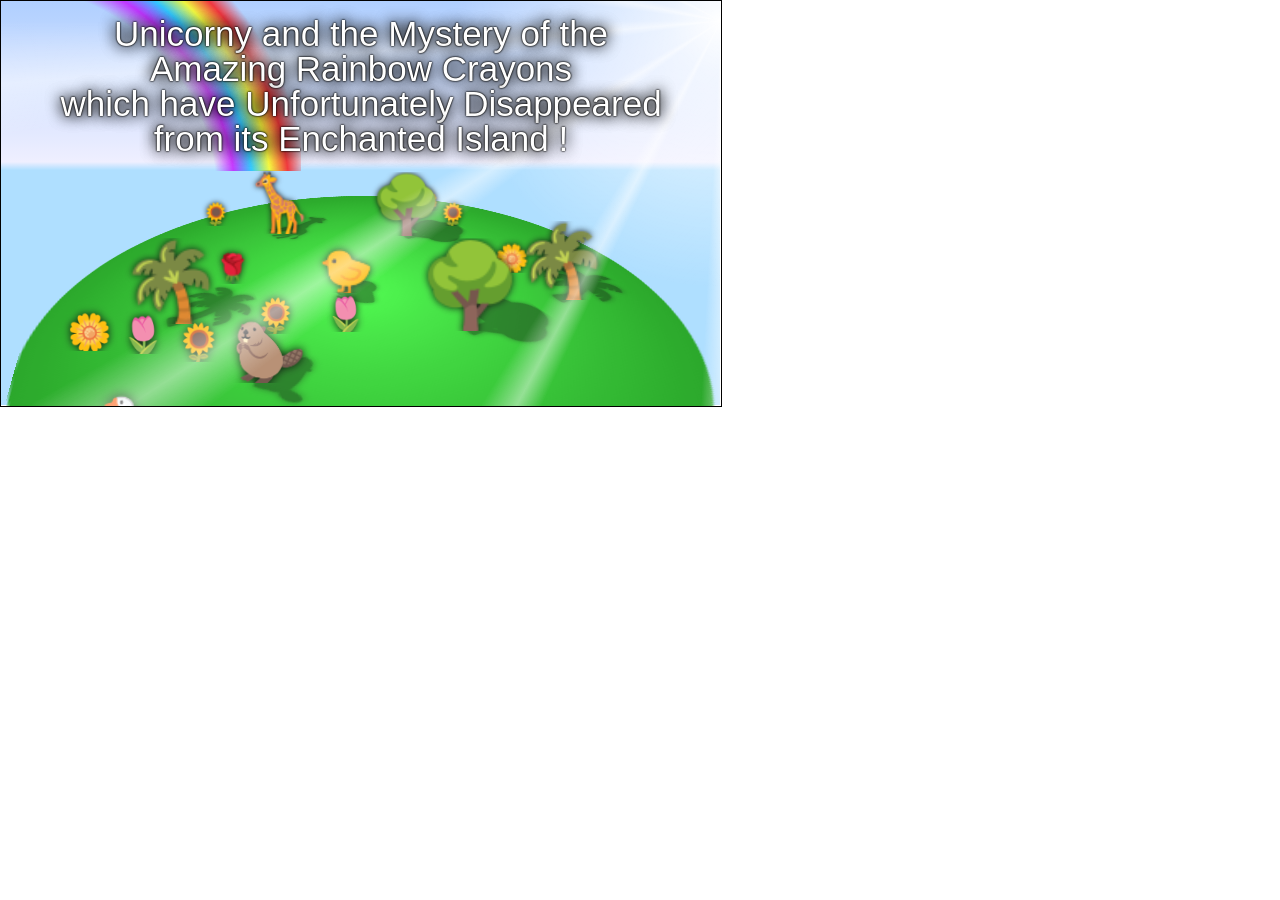
<file: index.html>
﻿<!doctype html>
<title>UNICORNY AND THE...</title><link rel=icon href="data:image/svg+xml,<svg xmlns=%22http://www.w3.org/2000/svg%22 viewBox=%220 0 100 100%22><text x=%220%22 y=%2280%22 font-size=%2280%22>🌈</text><text x=%220%22 y=%2280%22 font-size=%2280%22>🦄</text></svg>">
<style>
@font-face { font-family: emoji; src: url(https://xem.github.io/ttf/N.ttf) }
@font-face { font-family: comic; src: url(https://xem.github.io/ttf/C.ttf) }
@keyframes float {
    0%, 100% { top: -5px; transform: rotate(-8deg); }
    50%      { top: 5px; transform: rotate(8deg); }
}
@keyframes wiggle {
    0%, 100% { transform: rotate(-3deg); }
    50%      { transform: rotate(3deg); }
}
@keyframes firemove {
    0%, 100% { transform: translateY(-5px); }
    50%      { transform: translateY(5px); }
}
* { user-select: none }
#viewport{width:720px;height:405px;overflow:hidden;border:1px solid;position:absolute;top:0;left:0;perspective:500px}
#viewport *{transform-style:preserve-3d;box-sizing:border-box}
#camera{width:0;height:0;position:absolute;top:50%;left:50%}
.circle { border-radius: 50% }

/* title */
.e { font-face: emoji; font-size: 40px; text-shadow: 0 0 5px #000; }
.shadow { filter: contrast(0)brightness(0); opacity: .4 }
.tree, .big.animal { font-size: 50px; text-align:center; overflow: hidden; }
.flower { font-size: 20px; }
.animal { font-size: 30px; text-align:center; }
.island { background: radial-gradient(#46fb46, #0b7c0b); transition: filter 1s; }
#rainbow { width: 700px; height: 170px; overflow: hidden; }

#rainbow div { width: 600px; height: 400px; position: absolute; top: 0px; left: -300px; opacity: 1; transition: opacity 4s; background: radial-gradient(circle,
   rgba(0,0,0,0) 60%,
   rgba(192, 0, 255, .8) 65%,
   rgba(0, 192, 255, .8) 70%,
   rgba(255, 255, 0, .8) 75%,
   rgba(255, 0, 0, .8) 80%,
   rgba(0,0,0,0) 85%
 )
}
#sunw { position: absolute; top: 0; left: 0; width: 720px; height: 405px; overflow: hidden }
#sun {
  width: 1600px;
  height: 1400px;
  position: absolute;
  top: -680px;
  left: -80px;
  animation: wiggle 10s ease-in-out infinite;
  background: radial-gradient(circle, 
  #fff 0%, #fffb 5%, #fff0 25%), conic-gradient(
  #fff0 178deg, #fff7 180deg, #fff0 183deg, #fff0 198deg, #fff0 205deg, #fff7 208deg, #fff0 212deg, #fff0 225deg, #fff0 233deg, #fff7 237deg, #fff0 241deg, #fff0 250deg, #fff0 261deg, #fff7 265deg, #fff0 270deg, #fff0 277deg, #fff7 281deg, #fff0 286deg, #fff0 294deg, #fff7 297deg, #fff0 301deg, #fff0 307deg);
}

#b2 { position: relative; animation: float 2s ease-in-out infinite; }
.animal div { animation: wiggle 2s ease-in-out infinite; }
#unicorntitle, #unicorn { font-size: 180px; position: absolute; top: 220px; left: 540px; text-shadow: 0 0 2px #000; }
#crayon1 { font-size: 110px; position: absolute; top: 320px; left: 440px; text-shadow: 0 0 2px #000; transform: scale(.8) rotate(-5deg); }
#crayon2 { font-size: 110px; position: absolute; top: 318px; left: 465px; text-shadow: 0 0 2px #000; transform: scale(.8) rotate(1deg); }
#crayon3 { font-size: 110px; position: absolute; top: 330px; left: 490px; text-shadow: 0 0 2px #000; transform: scale(.8) rotate(7deg); }
#fade { background: #000; width: 720px; height: 405px; position: absolute; top: 0; left: 0; user-select: none; transition: all 1s }
#title {
  position: absolute;
  width: 720px;
  top: 400px;
  font: 35px comic, Calibri, sans-serif;
  color: #fff;
  text-shadow: 0 0 2px #000, 0 0 2px #000, 0 0 15px #000, 0 0 15px #000;
  padding: 15px;
  text-align: center;
  line-height: 900px;
  transition: top 10s, line-height 10s;
}

#hud { position: absolute; top: 300px; transition: top 2s; }
#prologue, #play { border: 2px solid; border-radius: 5px; background: #def; padding: 5px 15px; font: 30px comic, Calibri, sans-serif; position: absolute; top: 350px; color: #f68a9d; cursor: pointer; }
#prologue { left: 20px; top: 173px; }
#play { left: 20px; top: 230px; }
.animal, .tree, .flower, #unicorn, #unicorntitle { font-family: emoji }


/* intro */

.crayon { font-size: 30px }
#rainbow.intro { width: 700px; height: 170px; overflow: hidden; transform: scale(4.2)translateX(92px) translateY(-10px);}
#rainbow, #sun { transition: opacity 1s; }
#unicorn { font-size: 180px; position: absolute; top: 220px; left: 550px; text-shadow: 0 0 2px #000; } 
#text { width: 720px; opacity: 0; position: absolute; top: 500px; transition: opacity 1s, top 3s, line-height 10s; color: #fff; text-align: center; font: 25px comic, Calibri, sans-serif; text-shadow: 0 0 2px #000, 0 0 2px #000, 0 0 15px #000, 0 0 15px #000; line-height: 900px; }
.crayon { transition: all 6s }
#unicorn { transition: top 1s; }
#rain { position: absolute; top: 0; opacity: 0; transition: opacity 1s; }
#fire { font-family: e; font-size: 120px; letter-spacing: -80px; position: absolute; top: 430px; width: 830px; left: -40px; transition: top 1s; animation: firemove .5s ease-in-out infinite; }
#unicorn, #fire { font-family: emoji; }

/* game */

canvas { position: absolute; top: 0; left: 0; }
#a { top: -405px; transition: top 2s; }
#b { opacity: 0; transition: opacity 1s; }
#sky1, #sky2 { position: absolute; top: 0; left: 0; width: 720px; height: 405px; }
#sky1 { background: linear-gradient(#acf, #eef 40%, #adf 42%); }
#sky2 { background: linear-gradient(#111, #333 40%, #123 42%); transition: opacity 3s; } 
#text2 { width: 660px; position: absolute; top: 0; left: 0; font: 25px comic, Calibri, sans-serif; color: #fff; opacity: 0; transition: opacity 1s; padding: 30px; text-align: center; }
#ok { width: 45px; height: 45px; position: absolute; top: 200px; left: 630px; border: 5px solid #733e01; background: #333; border-radius: 50%; color: #fff; font: bold 25px/45px comic, Calibri, sans-serif; text-align: center; opacity: 0; cursor: pointer; transition: opacity 1s; }
#resetb { width: 75px; height: 45px; position: absolute; top: 290px; left: 615px; border: 5px solid #733e01; background: #333; border-radius: 45px; color: #fff; font: bold 25px/45px comic, Calibri, sans-serif; text-align: center; opacity: 0; cursor: pointer; transition: opacity 1s; }
#crayons { display: none; position: absolute; overflow: hidden; width: 720px; height: 75px; top: 330px; left: 80px; opacity: 0; transition: opacity 1s; }
#crayons div { display: inline-block; width: 80px; overflow: hidden;  cursor: pointer; transform: scale(1.3, 1); margin-top: 0px; }
.hidden { opacity: 0 }
#toggle { position: absolute; top: 408px; left: 0; cursor: pointer; font: 30px emoji; background: none; border: none; padding: 3px; display: none; }

/* prologue */
#prol { background: #000; border: 2px solid; display: none; }
#prologue:hover, #play:hover { background: #f68a9d; color: #fff; }
</style>
<div id=body>
<div id=sky1></div>
<div id=sky2 style="opacity:0"></div>
<div id=viewport>
  <div id=rainbow><div></div></div>
  <div id=camera>
    <div id=scene></div>
  </div>
  <div id=sun></div>
  <div id=fire>🔥🔥🔥🔥🔥🔥🔥🔥🔥🔥🔥🔥</div>
  <canvas id=rain width=720 height=405></canvas>
  <div id=unicorn></div>
  <div id=text></div>
  <div id=fade></div>
  <div id=hud>
    <div id=unicorntitle>🦄</div>
    <div id=crayon1></div>
    <div id=crayon2></div>
    <div id=crayon3></div>
    <button id=prologue>Prologue</button>
    <button id=play>Play</button>
  </div>
  <div id=title>Unicorny and the Mystery of the<br>Amazing Rainbow Crayons<br>which have Unfortunately Disappeared<br> from its Enchanted Island !</div>
</div>
<button id=toggle onclick=togglesound()>🔈</button>
<canvas id=prol width=720 height=405></canvas>
<div id=cache2 style="width:720px;height:405px;background:#000;position:absolute;top:0;left:0"></div>
</div>
<script>

/* === GLOBALS === */
if(1){

  // retrieve from localstorage (tmp)
  imgsun = new Image(); imgsun.src = localStorage.unicorny_imgsun || "";
  imgpatch = new Image(); imgpatch.src = localStorage.unicorny_imgpatch || "";
  imgwaterfall = new Image(); imgwaterfall.src = localStorage.unicorny_imgwaterfall || "";
  imgboat = new Image(); imgboat.src = localStorage.unicorny_imgboat || "";
  imgapple = new Image(); imgapple.src = localStorage.unicorny_imgapple || "";
  imgflower = new Image(); imgflower.src = localStorage.unicorny_imgflower || "";
  imgrainbow = new Image(); imgrainbow.src = localStorage.unicorny_imgrainbow || "";
  
  // darkness
  dark = 0;

  // story number
  storynb = 1;

  // drawings
  drawings = {};
  paths = [[]];
  
  // Story 1 vars
  // ============
  
  // story steps
  // 0: text + scroll
  // 1: find yellow crayon
  // 2: draw the sun
  // 3: ok
  // 4: sun in the sky, text + scroll
  // 5: draw the grass
  // 6: ok
  // 7: grass, text, scroll
  story = 0;

  // unicorn head offset
  uoffsetx = -10;
  uoffsety = 190;

  // scroll x offset
  scroll = 0;
  scrolling = 1;

  // frame counter
  frame = 0;

  //  grass patches
  patches = [];
  for(i = 0; i < 100; i++){
    patches.push({x:1400+Math.random()*1800, y: 250+Math.random() * 160});
  }
  
  // animation 1-4 frame counter
  story4_frame = 0;
  
  // story 2 vars
  // ============
  
  // story steps
  // 0: text
  // 1: draw waterfall
  // 2: waterfall done
  // 3: beavy arrives
  // 4: draw boat
  // 5: cruisin
  story2 = 0;
  
  // beaver position
  beavyX = 0;
  
  // unicorny offset x
  s2ox = -60;
  
  // Story 3 vars
  // ============
  
  // story steps:
  // 0: text
  // 1: draw apple
  // 2: apple ok
  // 3: draw flower
  // 4: flower ok
  // 5: go to mom
  // 6: draw rainbow
  // 7: end
  story3 = 0;

  // flowers
  flowers = [{x:559,y:299},{x:602,y:329},{x:215,y:302},{x:335,y:309},{x:513,y:269},{x:675,y:305},{x:130,y:250}];

  // girafe head Y offset
  ghY = 0;
  
  // scene Y offset
  s3oy = 15;
  
  // ending
  // ======
  
  ending = 0;
  zoom = 40;
  
}

/* === MUSIC === */
if(1){
  A = new AudioContext();
  ramp = 1;
  playpiano = (e,t,b,w,D,j,m,s) => {
    if(!e) return;
    for(
      b = ((e,t,i,a) => Math.sin(e/t*6.28*i+a)),
      w = ((e,t) => Math.sin(
        e/44100*t*6.28 +
        b(e,44100,t,0)**2 +
        .75*b(e,44100,t,.25) +
        .1*b(e,44100,t,.5)
      )),
      D = [],
      j = 0;
      j < 44100*t;
      j++
    )
      D[j] =
        (j < 88
        ? j/88.2*w(j,e)
        : (1-(j-88.2)/(44100*(t-.002)))**
          ((.5*Math.log(1e4*e/44100))**2)*w(j,e)) / 20;

    m = A.createBuffer(1,1e6,44100);
    m.getChannelData(0).set(D);

    s = A.createBufferSource();
    s.buffer = m;
    s.connect(A.destination);
    s.start();
  };

  N = {
    C4:261.63,D4:293.66,E4:329.63,F4:349.23,
    G4:392,A4:440,B4:493.88,
    C5:523.25,D5:587.33,E5:659.25,F5:698.46,
    G5:783.99,A5:880
  };

  melodies = [

    // ambiance
    [

      N.E4,N.G4,N.C5,N.G4,
      N.E4,N.G4,N.D5,N.C5,

      N.A4,N.C5,N.E5,N.C5,
      N.G4,N.B4,N.D5,N.B4,

      N.E4,N.G4,N.C5,N.E5,
      N.D5,N.C5,N.G4,N.E4,

      N.F4,N.A4,N.C5,N.A4,
      N.G4,N.B4,N.D5,N.G5,

      N.E5,N.D5,N.C5,0,
      
      
      N.C5,N.C5,N.E5,N.G5,
      N.E5,N.D5,N.C5,0,
      N.G4,N.G4,N.B4,N.D5,
      N.B4,N.A4,N.G4,0,

      N.A4,N.C5,N.E5,N.A5,
      N.G5,N.E5,N.C5,0,
      N.F5,N.E5,N.D5,N.G5,
      N.E5,N.D5,N.C5,0,
      
      
      N.E5,N.G5,N.E5,N.C5,
      N.D5,N.E5,N.G5,0,
      N.A5,N.G5,N.E5,N.D5,
      N.C5,N.E5,N.G5,0,

      N.E5,N.D5,N.C5,N.G4,
      N.A4,N.C5,N.E5,0,
      N.G5,N.E5,N.D5,N.C5,
      N.C5,0,
    

    ],[]
  ];

  timer = 0;
  note = 0;
  notes = melodies[0];
  melodynb = 1;

  togglesound = () => { note = 0; musique(melodynb = 1-melodynb); toggle.innerHTML = ["🔊","🔈"][melodynb]; }

  musique = (n) => {
    clearTimeout(timer);

    notes = melodies[n];
    note = 0;

    next = () => {
      if(dark && ramp < 6) { ramp = 6; }
      if(!dark && ramp > 1) { ramp = 1; }
      
      if (notes[note])
        playpiano(notes[note] / ramp, .9 + ramp/6);

      note = (note + 1) % notes.length;

      timer = setTimeout(next, 500 + ramp * 20);
    }

    next();
  }
}

/* === HELPERS === */
if(1){

  // CSS3D framework
  C = {
    unit: "px",
    camX: 0,
    camY: 0,
    camZ: 0,
    camRX: 0,
    camRY: 0,
    camRZ: 0,
    sprite_count: 0,
    sprites: [],
    plane_count: 0,
    cube_count: 0,
    pyramid_count: 0,
    options: {},
    $: t => self[t],
    set_unit: t => C.unit=t,
    set_perspective: t => viewport.style.perspective=`${t}${C.unit}`,

    // Initialize an object's properties
    init: t => {
      t.css||(t.css=""),
      t.html||(t.html=""),
      t.g||(t.g="scene"),
      t.o||(t.o="center center"),
      /*t.o=="top left"&&(t.x+=t.w/2,t.y+=t.h/2),
      t.o=="top"&&(t.y+=t.h/2),
      t.o=="top right"&&(t.x-=t.w/2,t.y+=t.h/2),
      t.o=="right"&&(t.x-=t.w/2),
      t.o=="bottom right"&&(t.x-=t.w/2,t.y-=t.h/2),
      t.o=="bottom"&&(t.y-=t.h/2),
      t.o=="bottom left"&&(t.x+=t.w/2,t.y-=t.h/2),
      t.o=="left"&&(t.x+=t.w/2),*/
      t.w||(t.w=0),
      t.h||(t.h=0),
      t.x||(t.x=0),
      t.y||(t.y=0),
      t.z||(t.z=0),
      t.rx||(t.rx=0),
      t.ry||(t.ry=0),
      t.rz||(t.rz=0),
      t.sx||(t.sx=1),
      t.sy||(t.sy=1),
      t.sz||(t.sz=1),
      C.options[t.n]=t
    },

    // Group of objects
    /*group: t => { 
      t.d||t.d===0||(t.d=t.h),
      C.init(t),
      C.$(t.g).innerHTML+=`<div id="${t.n}"class="group ${t.css}"style="position:absolute;width:${t.w}${C.unit};height:${t.d}${C.unit};transform:${C.tr(t)}">`
    },*/

    // Plane
    plane: t => {
      t.n||(t.n=`plane${C.plane_count++}`),
      C.init(t),
      C.$(t.g).innerHTML+=`<div id="${t.n}"class="plane ${t.css}"style="position:absolute;width:${t.w}${C.unit};height:${t.h}${C.unit};background:${t.b};transform-origin:${t.o};transform:${C.tr(t)}">${t.html}`,
      C.camera()
    },

    // Sprite (optional)
    sprite: t => {
      t.n||(t.n=`sprite${C.sprite_count++}`),
      C.init(t),
      C.$(t.g).innerHTML+=`<div id="${t.n}"class="sprite ${t.css}"style="position:absolute;width:${t.w}${C.unit};height:${t.h}${C.unit};background:${t.b};transform-origin:${t.o};transform:${C.tr(t)}">${t.html}`,
      C.sprites.push(t.n),
      C.camera()
    },

    // Move the camera
    camera: t => {
      t&&(t.x||0===t.x)&&(C.camX=t.x),
      t&&(t.y||0===t.y)&&(C.camY=t.y),
      t&&(t.z||0===t.z)&&(C.camZ=t.z),
      t&&(t.rx||0===t.rx)&&(C.camRX=t.rx),
      t&&(t.ry||0===t.ry)&&(C.camRY=t.ry),
      t&&(t.rz||0===t.rz)&&(C.camRZ=t.rz),
      C.camX+=(Math.random()-.5)/1e3,
      scene.style.transform=`translateX(${-C.camX}${C.unit})translateY(${-C.camY}${C.unit})translateZ(${-C.camZ}${C.unit})rotateX(${C.camRX}deg)rotateY(${C.camRY}deg)rotateZ(${C.camRZ}deg)`;
      for(var r in C.sprites){
        var n=C.$(C.sprites[r]),
        o=n.style.transform.replace(/ *rotate.*\(.*?deg\)/g,"");
        n.style.transform=o+`rotateZ(${-C.camRZ}deg)rotateX(${-C.camRX}deg)`
      }
    },

    // Move an object
    move: t => {
      if(t.n){
       var r=C.$(t.n),
       n=C.options[t.n];
       (t.x||0===t.x)&&(n.x=t.x),
       (t.y||0===t.y)&&(n.y=t.y),
       (t.z||0===t.z)&&(n.z=t.z),
       (t.rx||0===t.rx)&&(n.rx=t.rx),
       (t.ry||0===t.ry)&&(n.ry=t.ry),
       (t.rz||0===t.rz)&&(n.rz=t.rz),
       C.options[t.n]=n,
       r.style.transform=C.tr(n)
     }
    },

    // CSS3D transform string
    tr: t => `translateX(-50%)translateY(-50%)translateX(${t.x}${C.unit})translateY(${t.y}${C.unit})translateZ(${t.z}${C.unit})rotateX(${t.rx}deg)rotateY(${t.ry}deg)rotateZ(${t.rz}deg)scaleX(${t.sx})scaleY(${t.sy})scaleZ(${t.sz})`

  }

  // Sound player
  py = (f,r,A,m,b,i,s) => {
    A=new AudioContext()
    m=A.createBuffer(1,96e3,48e3)
    b=m.getChannelData(0)
    for(i=96e3;i--;)b[r?20000-i:i]=f(i)
    s=A.createBufferSource()
    s.buffer=m
    s.connect(A.destination)
    s.start()
  }

  t=(i,n)=>(n-i)/n;

  // Thunder sound
  thu = (i,q,n) => {
    n=25000;
    if (i > n) return null;
    return Math.sin(i/200 - Math.sin(i/331)*Math.sin(i/61) + Math.sin(Math.sin(i/59)/39) * 33)*t(i,n)*2;
  }
  
  // bubble sound
  bub = i => {
    let n = 7000;
    if (i > n) return null;
    let q = t(i, n);
    return Math.sin(i / (60 - (i / 180))) * (q ** 1.5);
  }
  
  // bowl sound
  tung = i => Math.sin(i / 30) * Math.sin(i * 0.07) * Math.exp(-i/6000)
  
  // splash
  splash = i => (Math.random() * 2 - 1) * Math.sin(i/50) * Math.exp(-i/10000) / 7;
  
  // taktak beavy sound
  taktak = i => {

    const n = 40000;
    if (i > n) return null;

    const x = i % 3100;

    const hit =
        Math.exp(-x*x/2300);

    return (
        Math.sin(
            i / 48000 * Math.PI * 2 * 1800
        ) +
        Math.sin(
            i / 48000 * Math.PI * 2 * 2700
        ) * .3
    ) * hit * t(i,n) * .5;
  }
  
  // boat sound
  buu = i => {
    let n = 40000;
    if (i > n) return null;
    let q = t(i, n);
    let env = Math.sin(i / 12700); // fade in/out
    let horn = Math.sin(i / 110) + 0.5 * Math.sin(i / 55);
    return horn * env * 0.8;
  }
  
  // grow sound
  puit = i => {
    let n = 24000;
    if (i > n) return null;
    let q = t(i, n);
    let f = 40 - (i / 800);
    return Math.sin(i / f) * Math.sin(i / 600) * q;
  }

  // draw sound
  zuzu = i => {
    var n=8e4;
    if (i > n) return null;
    var q = t(i,n);
    return Math.sin(i*0.001*Math.sin(0.0009*i+Math.sin(i/200)))*q/20;
  }
  
  // crayon path
  drawCrayon = (x1, y1, x2, y2, width, color, ctx = a.getContext("2d")) => {
      const dx = x2 - x1;
      const dy = y2 - y1;
      const len = Math.hypot(dx, dy);
      if (!len) return;

      const ux = dx / len;
      const uy = dy / len;
      const nx = -uy;
      const ny = ux;

      // Hash déterministe
      const hash = n => {
          n = Math.sin(n * 127.1 + 311.7) * 43758.5453;
          return n - Math.floor(n);
      };

      ctx.save();
      ctx.lineCap = "round";

      // --------------------------------------------------
      // 1. Beaucoup de petites marques de crayon
      // --------------------------------------------------

      const density = width * len * .55;

      for (let i = 0; i < density; i++) {

          // Position déterministe sur le trait
          const t = hash(i * 13.17 + x1 * .31 + y1 * .17);
          const d = t * len;

          const x = x1 + ux * d;
          const y = y1 + uy * d;

          // Distribution vers les bords du crayon
          const side = (hash(i * 7.31 + x1) - .5) * width;

          const px = x + nx * side;
          const py = y + ny * side;

          // Certaines marques sont presque invisibles
          const opacity = .025 + hash(i * 19.73) * .13;

          // Longueur de la "fibre"
          const l = .5 + hash(i * 23.91) * 5;

          // Largeur minuscule
          ctx.lineWidth = .25 + hash(i * 31.17) * .8;
          ctx.globalAlpha = opacity;
          ctx.strokeStyle = color;

          ctx.beginPath();
          ctx.moveTo(
              px - ux * l,
              py - uy * l
          );
          ctx.lineTo(
              px + ux * l,
              py + uy * l
          );
          ctx.stroke();
      }

      // --------------------------------------------------
      // 2. Quelques passages plus denses
      // --------------------------------------------------

      for (let pass = 0; pass < 5; pass++) {

          ctx.globalAlpha = .035 + hash(pass * 71.3) * .045;
          ctx.lineWidth = width * (.25 + hash(pass * 17.2) * .35);
          ctx.strokeStyle = color;

          const o = (hash(pass * 43.7) - .5) * width;

          ctx.beginPath();

          ctx.moveTo(
              x1 + nx * o,
              y1 + ny * o
          );

          // Trait légèrement irrégulier
          const mx =
              (x1 + x2) * .5 +
              nx * o +
              (hash(pass * 91.2) - .5) * width * .4;

          const my =
              (y1 + y2) * .5 +
              ny * o +
              (hash(pass * 37.8) - .5) * width * .4;

          ctx.quadraticCurveTo(
              mx, my,
              x2 + nx * o,
              y2 + ny * o
          );

          ctx.stroke();
      }

      ctx.restore();
  }

  // create img from paths
  createDrawing = (paths = [{x:1, y:1},{x:100,y:100}], color="#e4cb07") => {
    tmp.width ^= 0;
    const ctx = tmp.getContext("2d");
    var currentpath;
    var i;
    for(currentpath of paths){
      if(currentpath.length > 1){
        for(i = 1; i < currentpath.length; i++){
          drawCrayon(
            currentpath[i - 1].x,
            currentpath[i - 1].y,
            currentpath[i].x,
            currentpath[i].y,
            20,
            currentpath[i].color || color,
            ctx
          );
        }
      }
    }
    const img = new Image();
    img.src = tmp.toDataURL("image/png");

    return img;
  }
  
  createuhead = () => {
    tmp.width ^= 0;
    const ctx = tmp.getContext("2d");
    ctx.font = "100px emoji";
    ctx.beginPath();
    ctx.moveTo(100,10);
    ctx.lineTo(210,10);
    ctx.lineTo(210,120);
    ctx.lineTo(170,120);
    ctx.lineTo(170,97);
    ctx.lineTo(140,91);
    ctx.lineTo(100,100);
    ctx.closePath();
    ctx.clip();
    ctx.fillText("🦄", 90, 100);
    const img = new Image();
    img.src = tmp.toDataURL("image/png");
    return img;
  }

  // draw board
  drawboard = (img) => {
    a.width ^= 0;
    c.lineWidth = 10;
    c.fillStyle = "#222";
    c.strokeStyle = "#733e01";
    c.beginPath();
    c.moveTo(200, 0);
    c.lineTo(200, 50);
    c.moveTo(500, 0);
    c.lineTo(500, 50);
    c.stroke();
    c.closePath();
    c.strokeStyle = "#834e11";
    c.beginPath();
    c.rect(100, 50, 500, 300);
    c.fill();
    c.stroke();
    c.closePath();
    
    if(img == 1){
      c.save();
      c.scale(1.3,1.3);
      c.drawImage(imgcircledash, 170, 55);
      c.restore();
      c.fillStyle = "#fff8";
      c.font = "bold 18px comic, Calibri, sans-serif";
      c.fillText("Draw something that will chase the clouds...", 115, 75);
      c.fillText("... in your own style !", 395, 335);
    }
    
    else if(img == 2){
      c.fillStyle = "#fff8";
      c.font = "bold 18px comic, Calibri, sans-serif";
      c.fillText("Draw some grass for Froggy...", 115, 75);
      c.fillText("You can color inside too !", 355, 335);
      c.beginPath();
      c.strokeStyle = "#fff3";
      c.lineWidth = 5;
      c.moveTo(435,315);
      c.lineTo(400,280);
      c.lineTo(410,280);
      c.moveTo(398,280);
      c.lineTo(400,290);
      c.stroke();
      c.closePath();
      c.save();
      c.scale(3.3,3.3);
      c.drawImage(imgpatchdash, 55, 22);
      c.restore();
    }
    
    else if(img == 3){
      c.fillStyle = "#fff8";
      c.font = "bold 18px comic, Calibri, sans-serif";
      c.fillText("Draw a waterfall", 115, 75);
      c.save();
      c.scale(2.8,2.8);
      c.drawImage(imgwaterfalldash, 85, 25);
      c.restore();
    }
    
    else if(img == 4){
      c.fillStyle = "#fff8";
      c.font = "bold 18px comic, Calibri, sans-serif";
      c.fillText("Draw something made of wood to go on the river...", 115, 75);
      c.fillText("(Unicorny's head for scale)", 345, 335);
      c.save();
      c.scale(3.2,3.2);
      c.drawImage(imgboatdash, 60, 25);
      c.restore();
      c.save();
      c.translate(390,190);
      c.scale(-2.5,2.5);
      c.font = "22px emoji";
      c.fillText("🦄", 0, 0);
      c.restore();
    }
    
    else if(img == 5){
      c.fillStyle = "#fff8";
      c.font = "bold 18px comic, Calibri, sans-serif";
      c.fillText("Feed this mysterious animal !", 115, 75);
      c.save();
      c.scale(3.2,3.2);
      c.drawImage(imgappledash, 60, 20);
      c.restore();
    }
    
    else if(img == 6){
      c.fillStyle = "#fff8";
      c.font = "bold 18px comic, Calibri, sans-serif";
      c.fillText("A flower for Baby Wa", 115, 75);
      c.save();
      c.scale(4,4);
      c.drawImage(imgflowerdash, 40, 5);
      c.restore();
    }
    
    else if(img == 7){
      c.fillStyle = "#fff8";
      c.font = "bold 18px comic, Calibri, sans-serif";
      c.fillText("Let the rainbow shine !", 115, 75);
      c.fillText("Pick your crayons below !", 355, 335);
      c.save();
      c.scale(4,4);
      c.drawImage(imgrdash, 40, -15);
      c.restore();
    }
  }

  lerpRGB = (rgb1, rgb2, t) => {
      const a = rgb1.match(/\d+/g).map(Number);
      const b = rgb2.match(/\d+/g).map(Number);

      return `rgb(${
          Math.round(a[0] + (b[0] - a[0]) * t)
      },${
          Math.round(a[1] + (b[1] - a[1]) * t)
      },${
          Math.round(a[2] + (b[2] - a[2]) * t)
      })`;
  }

  currentcrayon = "";
  pick = (color, div) => {
    currentcrayon = color;
    var hiddens = document.querySelectorAll(".hidden");
    for(var i of hiddens){
      i.classList.remove("hidden");
    }
    div.classList.add("hidden");
    b.style.cursor = "none";
  }

}

/* === SVG === */
if(1){

  crayon = (color = "#ffffff") => {
    return '<svg width="198" height="198" xmlns="http://www.w3.org/2000/svg">' +
      '<path d="M30 10L10 40L10 140A12 2 0 0 0 50 140L50 40Z" fill="' + color + '" stroke="#000000"/>' +
      '<path d="M10 40A12 2 0 0 0 50 40L38 22L22 22Z" fill="#f2952c" stroke="#000000"/><ellipse cx="25" cy="56" rx="2" ry="5" fill="#000000" stroke="#000000"/><ellipse cx="33" cy="56" rx="2" ry="5" fill="#000000" stroke="#000000"/><path d="M20 65Q30 72 37 65Q40 65 39 68Q29 75 21 69Q17 67 20 65" fill="#000000" stroke="#000000"/>' +
      
      //"M5 15Q15 22 22 15Q25 15 24 18Q14 25 6 19Q2 17 5 15"
      '</svg>';
  };

  mouth = '<svg width="99" height="99" xmlns="http://www.w3.org/2000/svg"><circle cx="35" cy="30" r="12" fill="#ffffff" stroke="#ffffff"/><path d="M53 37Q44 20 27 29Q21 34 28 36Q40 26 49 39Z" fill="#888888" stroke="#888888"/></svg>';
  moutho = '<svg width="99" height="99" xmlns="http://www.w3.org/2000/svg"><circle cx="35" cy="30" r="12" fill="#ffffff" stroke="#ffffff"/><circle cx="39" cy="30" r="7" fill="#888888" stroke="#888888"/></svg>';
  frown = '<svg width="99" height="99" xmlns="http://www.w3.org/2000/svg"><path d="M6 20M5 19Q15 13 19 4Q25 1 24 8Q19 18 7 22Q3 22 5 19" fill="#888888" stroke="#888888"/></svg>';
  frogbody = '<svg width="99" height="99" xmlns="http://www.w3.org/2000/svg"><path d="M50 41L35 49L35 53Q22 50 32 64L29 60Q17 61 22 64Q16 68 25 67Q18 73 32 68L42 68Q51 71 59 68L68 68Q83 72 76 67Q85 68 79 64Q86 61 70 61L69 63Q78 50 67 54L66 48Z" fill="#658700" stroke="#000000"/><path d="M35 49Q34 62 35 66Q27 73 35 71Q38 77 40 70Q49 75 42 67Q39 66 40 50L61 50Q63 63 60 66Q52 75 61 70Q64 77 66 70Q75 76 67 65Q67 48 66 48L50 41Z" fill="#85A700" stroke="#000000"/></svg>';
  circledash = '<svg width="200" height="200" viewBox="0 0 200 200" xmlns="http://www.w3.org/2000/svg"><circle cx="100" cy="100" r="80" fill="none" stroke="#ffffff11" stroke-width="12" stroke-dasharray="15 41" stroke-linecap="round"/></svg>';
  patchdash = '<svg width="99" height="99" xmlns="http://www.w3.org/2000/svg"><path d="M22 70L74 70Q72 45 89 32Q72 29 57 54Q56 22 64 12Q45 11 38 52Q35 21 17 21Q28 45 22 70" fill="none" stroke="#ffffff11" stroke-width="3" stroke-dasharray="4 10" stroke-linecap="round"/></svg>';
  mountain = '<svg width="99" height="99" xmlns="http://www.w3.org/2000/svg"><path d="M0 72Q14 67 18 57Q26 6 45 6Q72 7 76 62Q79 71 98 71L98 98L0 98Z" fill="#34590d" stroke="none"/></svg>';
  mountainbed = '<svg width="99" height="99" xmlns="http://www.w3.org/2000/svg"><path d="M9 98M9 98Q8 92 13 90Q12 81 17 82Q16 75 22 76Q24 70 29 72Q32 67 36 68Q45 65 46 68Q52 65 57 69Q63 68 70 72Q75 73 74 76Q79 75 82 80Q88 80 89 84Q94 84 94 87Q98 87 98 89L98 98" fill="#999999" stroke="none"/><ellipse cx="85" cy="89" rx="5" ry="3" fill="#c4c4c4" stroke="#000000"/><ellipse cx="68" cy="84" rx="4" ry="3" fill="#c4c4c4" stroke="#000000"/><ellipse cx="51" cy="88" rx="5" ry="3" fill="#c4c4c4" stroke="#000000"/><ellipse cx="32" cy="83" rx="4" ry="3" fill="#c4c4c4" stroke="#000000"/><ellipse cx="21" cy="89" rx="5" ry="3" fill="#c4c4c4" stroke="#000000"/><ellipse cx="31" cy="89" rx="6" ry="3" fill="#c4c4c4" stroke="#000000"/><ellipse cx="42" cy="92" rx="4" ry="3" fill="#c4c4c4" stroke="#000000"/><ellipse cx="60" cy="90" rx="5" ry="3" fill="#c4c4c4" stroke="#000000"/><ellipse cx="73" cy="91" rx="4" ry="3" fill="#c4c4c4" stroke="#000000"/><ellipse cx="80" cy="93" rx="4" ry="3" fill="#c4c4c4" stroke="#000000"/><ellipse cx="67" cy="90" rx="5" ry="3" fill="#c4c4c4" stroke="#000000"/><ellipse cx="42" cy="81" rx="4" ry="3" fill="#c4c4c4" stroke="#000000"/></svg>';
  mountain2 = '<svg width="99" height="99" xmlns="http://www.w3.org/2000/svg"><path d="M2 98Q17 82 33 19L59 19Q57 80 97 81L97 98Z" fill="#2255AADD" stroke="none"/></svg>';
  waterfalldash = '<svg width="99" height="99" xmlns="http://www.w3.org/2000/svg"><path d="M36 7Q19 13 28 70Q30 90 13 87M41 14Q27 29 40 69Q45 88 33 89M46 10Q57 42 48 72Q45 87 55 89M51 6Q69 18 62 72Q59 85 69 89M68 71Q68 81 82 75M21 66Q21 80 12 74" fill="none" stroke="#ffffff11" stroke-width="3" stroke-dasharray="3 5" stroke-linecap="round"/></svg>';
  endmountain = '<svg width="99" height="99" xmlns="http://www.w3.org/2000/svg"><path d="M11 38Q17 0 39 32Z" fill="#34590d" stroke="none"/><path d="M18 23L24 21Q31 35 45 40Q57 44 62 53Q68 63 81 64Q94 66 98 74L90 82Q88 72 72 71Q61 68 53 56Q49 48 34 45Q18 39 18 23" fill="#4477CC" stroke="none"/></svg>'
  boatdash = '<svg width="99" height="99" xmlns="http://www.w3.org/2000/svg"><path d="M8 37L92 37Q89 58 75 65L24 65Q9 55 8 37" fill="none" stroke="#ffffff11" stroke-width="3" stroke-dasharray="3 5" stroke-linecap="round"/></svg>';
  appledash = '<svg width="99" height="99" xmlns="http://www.w3.org/2000/svg"><path d="M50 33Q67 24 76 41Q81 62 66 68Q54 70 53 68Q51 71 38 72Q22 71 24 49Q26 27 49 33Q45 21 58 14" fill="none" stroke="#ffffff11" stroke-width="3" stroke-dasharray="3 5" stroke-linecap="round"/></svg>';
  flowerdash = '<svg width="99" height="99" xmlns="http://www.w3.org/2000/svg"><path d="M45 34Q63 19 60 41Q79 54 56 56Q41 79 39 53Q12 55 33 42Q26 17 45 34M46 40Q55 40 50 47Q47 51 42 47Q41 40 45 40" fill="none" stroke="#ffffff11" stroke-width="2" stroke-dasharray="3 6" stroke-linecap="round"/></svg>';
  rdash = '<svg width="99" height="99" xmlns="http://www.w3.org/2000/svg"><path d="M1 89A39 40 0 1 1 98 90L70 90A16 17 0 1 0 25 89Z" fill="none" stroke="#ffffff11" stroke-width="2" stroke-dasharray="3 6" stroke-linecap="round"/></svg>';
  bowl = '<svg width="99" height="99" xmlns="http://www.w3.org/2000/svg"><path d="M21 27L73 27Q81 28 77 34Q83 80 47 84Q12 81 20 34Q16 29 21 27" fill="#ffffff22" stroke="#000000"/><path d="M23 39L74 39Q76 78 47 80Q18 77 23 39" fill="#2255AADD" stroke="none"/></svg>'
  river = '<svg width="99" height="99" xmlns="http://www.w3.org/2000/svg"><path d="M0 16Q10 15 12 22Q16 30 25 28Q34 27 39 34Q47 42 56 40Q66 38 73 45Q79 52 89 53Q98 54 99 57L99 79Q92 74 83 73Q69 71 64 65Q54 59 42 61Q29 61 24 50Q18 42 5 45Q0 45 0 43Z" fill="#4477CC" stroke="none"/></svg>'
  ubody = '<svg width="99" height="99" xmlns="http://www.w3.org/2000/svg"><path d="M31 18L17 23Q24 31 24 42Q15 34 11 40Q3 51 4 53L0 57Q9 58 7 52Q9 52 10 49Q13 44 16 43Q23 50 26 51Q15 58 29 57Q38 59 42 57L46 57Q43 50 39 54Q41 52 43 53Q50 54 51 53Q54 52 57 53Q46 62 56 61Q58 56 60 56Q76 57 81 43Q82 26 65 26Q37 31 31 18Z" fill="#DFDFDF" stroke="#888888"/><path d="M65 33Q55 44 69 50Q54 52 56 54M43 46Q45 50 42 53Q42 52 36 54Q31 55 26 54M26 51L35 47L33 48Q31 45 32 42M29 50Q26 49 25 46" fill="#DFDFDF" stroke="#888888"/><path d="M76 29Q90 22 97 37Q98 51 91 57Q86 60 75 59Q76 56 84 55Q76 53 72 59Q71 62 77 61Q74 66 67 60Q64 52 74 50Q71 46 74 43Q76 50 83 46Q90 38 80 32Z" fill="#E84F90" stroke="none"/></svg>';
  yellow = new Image(); yellow.src = `data:image/svg+xml,${encodeURIComponent(crayon("yellow"))}`;
  green = new Image(); green.src = `data:image/svg+xml,${encodeURIComponent(crayon("green"))}`;
  blue = new Image(); blue.src = `data:image/svg+xml,${encodeURIComponent(crayon("#4fa7e5"))}`;
  orange = new Image(); orange.src = `data:image/svg+xml,${encodeURIComponent(crayon("orange"))}`;
  red = new Image(); red.src = `data:image/svg+xml,${encodeURIComponent(crayon("red"))}`;
  purple = new Image(); purple.src = `data:image/svg+xml,${encodeURIComponent(crayon("purple"))}`;
  indigo = new Image(); indigo.src = `data:image/svg+xml,${encodeURIComponent(crayon("indigo"))}`;
  imgmouth = new Image(); imgmouth.src = `data:image/svg+xml,${encodeURIComponent(mouth)}`;
  imgmoutho = new Image(); imgmoutho.src = `data:image/svg+xml,${encodeURIComponent(moutho)}`;
  imgfrown = new Image(); imgfrown.src = `data:image/svg+xml,${encodeURIComponent(frown)}`;
  imgfrogbody = new Image(); imgfrogbody.src = `data:image/svg+xml,${encodeURIComponent(frogbody)}`;
  imgcircledash = new Image(); imgcircledash.src = `data:image/svg+xml,${encodeURIComponent(circledash)}`;
  imgpatchdash = new Image(); imgpatchdash.src = `data:image/svg+xml,${encodeURIComponent(patchdash)}`;
  imgmountain = new Image(); imgmountain.src = `data:image/svg+xml,${encodeURIComponent(mountain)}`;
  imgendmountain = new Image(); imgendmountain.src = `data:image/svg+xml,${encodeURIComponent(endmountain)}`;
  imgmountainbed = new Image(); imgmountainbed.src = `data:image/svg+xml,${encodeURIComponent(mountainbed)}`;
  imgmountain2 = new Image(); imgmountain2.src = `data:image/svg+xml,${encodeURIComponent(mountain2)}`;
  imgbowl = new Image(); imgbowl.src = `data:image/svg+xml,${encodeURIComponent(bowl)}`;
  imgwaterfalldash = new Image(); imgwaterfalldash.src = `data:image/svg+xml,${encodeURIComponent(waterfalldash)}`;
  imgappledash = new Image(); imgappledash.src = `data:image/svg+xml,${encodeURIComponent(appledash)}`;
  imgboatdash = new Image(); imgboatdash.src = `data:image/svg+xml,${encodeURIComponent(boatdash)}`;
  imgflowerdash = new Image(); imgflowerdash.src = `data:image/svg+xml,${encodeURIComponent(flowerdash)}`;
  imgrdash = new Image(); imgrdash.src = `data:image/svg+xml,${encodeURIComponent(rdash)}`;
  imgriver = new Image(); imgriver.src = `data:image/svg+xml,${encodeURIComponent(river)}`;
  imgubody = new Image(); imgubody.src = `data:image/svg+xml,${encodeURIComponent(ubody)}`;
}

/* === TITLE === */
titlejs = () => {

  if(window.cache) cache.style.display = "none";
  if(window.cache2) cache2.style.display = "none";

  C.plane({n:"island",w:400,h:400,css:"circle island"});

  items = [{x:-121,y:22},{x:65,y:-116},{x:-15,y:121},{x:68,y:-40},{x:-69,y:-75},{x:91,y:147},{x:-170,y:-54},{x:61,y:84},{x:-5,y:13},{x:-7,y:167},{x:21,y:68},{x:-50,y:79},{x:-163,y:71},{x:37,y:30},{x:20,y:-110},{x:29,y:113},{x:119,y:84},{x:-72,y:-122},{x:9,y:140},{x:-115,y:-120}];

  for(i = 0; i < 20; i++){
    x = items[i].x;
    y = items[i].y;
    if(i == 0){
      C.sprite({x,y,w:90,h:110,rx:90,html:"<div>🦒",css:"e big animal"});
      C.plane({x:x-5,y,w:90,h:100,rx:0,html:"🦒",css:"e big animal shadow"});
    }
    else if(i < 3){
      C.sprite({x,y,w:90,h:105,rx:90,html:"🌴",css:"e tree"});
      C.plane({x:x-10,y:y-5,w:90,h:100,rx:0,html:"🌴",css:"e tree shadow"});
    }
    else if(i < 5){
      C.sprite({x,y,w:90,h:110,rx:90,html:"🌳",css:"e tree"});
      C.plane({x,y,w:90,h:110,rx:0,html:"🌳",css:"e tree shadow"});
    }
    else if(i <= 8){
      C.sprite({x,y,w:30,h:65,rx:90,html:("<div>"+[..."🐤🦫️🪿"][8-i]),css:"e animal"});
      C.plane({x,y,w:30,h:60,rx:0,html:[..."🐤🦫️🪿"][8-i],css:"e animal shadow"});
    }
    else {
      C.sprite({x,y,w:20,h:45,rx:90,html:[..."🌻🌹🌻🌷🌼️"][i%5],css:"e flower"});
    }
  }
  C.sprite({x:300,y:10,w:90,h:40,rx:90,html:"<div>🐋",css:"e big animal"});
  C.plane({x:30,y:220,z:140,w:90,h:40,rx:-70,html:"<div id=b2>🕊️",css:"e animal bird"});
  C.camera({z:-500,y:-60,rx:70,rz:200-45});
  rz = 20;
  C.camera({rz});
  setTimeout(()=>{
    int1 = setInterval("rz+=45;C.camera({rz})",2000);
  },100);
  setTimeout(() => {
    document.body.insertAdjacentHTML("beforeEnd","<style id=tmpcss>#scene,.sprite,.shadow{transition:2s linear }");
    rz+=45;
    C.camera({rz});
    fade.style.transition = "background 2s";
    setTimeout(()=>{
      title.style.top = "0px";
      title.style.lineHeight = "35px";
      fade.style.background = "#fff1";
      C.camera({z:-160});
    }, 500);
    setTimeout(()=>{
      hud.style.top = "0px";
    }, 11000);
    
    crayon1.innerHTML = crayon("#f33030");
    crayon2.innerHTML = crayon("#25902e");
    crayon3.innerHTML = crayon("#9e3ec9");
  },100);

  prologue.onclick = () => prol1();

  play.onclick = () => {
    if(melodynb == 1){
      togglesound();
    }
    fade.style.background = "#000";
    hud.style.top = "400px";
    title.style.top = "-500px";
    setTimeout(()=>{
      toggle.style.display = "block";
      clearInterval(int1);
      tmpcss.remove();
      introjs();
    }, 3000);
  }
}

/* === PROLOGUE === */

type = (str, x, y, speed) => {
  window.str = str;
  window.x = x;
  window.y = y;
  for(i = 0; i <= str.length; i++){
    setTimeout("pc.clearRect(x-30, y-25, 640,35); pc.fillText(str.slice(0,"+i+"), x, y);", speed*i);
  }
}

prol2 = () => {
  prol.width ^= 0;
  pc.fillStyle = "#fff";
  pc.textAlign = "left";
  pc.font = "bold 30px Calibri, sans-serif";
  
  type("xem:", 20, 200-150, 30);
  playpiano(100, .2);
  setTimeout(() => {
    type("I wish there was a \"fun\" category...", 20, 230-150, 30);
    //playpiano(200, .2);
  }, 1000);
  
  setTimeout(() => {
    type("end3r:", 20, 300-150, 30);
    playpiano(100, .2);
  }, 3000);
  
  setTimeout(() => {
    type("FUN? WHAT NEXT? Do you think we should have", 20, 330-150, 30);
    //playpiano(200, .2);
  }, 3500);
  
  setTimeout(() => {
    type("\"rainbows and unicorns\" as the theme next year?!", 20, 360-150, 30);
  }, 5700);
  
  setTimeout(() => {
    type("xem:", 20, 450-150, 30);
    playpiano(100, .2);
  }, 8000);
  
  setTimeout(() => {
    type("2026 theme will totally be unicorns and rainbows.", 20, 480-150, 30);
    //playpiano(200, .2);
  }, 8500);
  
  setTimeout(() => {
    type("Remember it, folks!", 20, 510-150, 30);
  }, 10500);
  
  setTimeout(() => {
    prol.style.display = "none";
    toggle.style.display = "block";
  }, 15000);
}

prol1 = () => {
  prol.style.display = "block";
  toggle.style.display = "none";
  pc = prol.getContext("2d");
  prol.width ^= 0;
  pc.fillStyle = "#fff";
  pc.textAlign = "center";
  pc.font = "bold 50px Calibri, sans-serif";
  
  setTimeout(()=>{
    pc.font = "bold 30px Calibri, sans-serif";
    pc.fillText("JS13kGames 2013:", 160, 50);
    playpiano(100, 1);
  }, 300);
  setTimeout(()=>{
    pc.font = "bold 50px Calibri, sans-serif";
    pc.fillText("BAD LUCK", 160, 100);
    playpiano(200, .5);
  }, 1300);
  
  setTimeout(()=>{
    pc.font = "bold 30px Calibri, sans-serif";
    pc.fillText("JS13kGames 2017:", 160, 200-10);
    playpiano(100, 1);
  }, 2300);
  setTimeout(()=>{
    pc.font = "bold 50px Calibri, sans-serif";
    pc.fillText("LOST", 160, 250-10);
    playpiano(200, .5);
  }, 3300);
  
  setTimeout(()=>{
    pc.font = "bold 30px Calibri, sans-serif";
    pc.fillText("JS13kGames 2020:", 160, 350-15);
    playpiano(100, 1);
  }, 4300);
  setTimeout(()=>{
    pc.font = "bold 50px Calibri, sans-serif";
    pc.fillText("404", 160, 400-15);
    playpiano(200, .5);
  }, 5300);
  
  setTimeout(()=>{
    pc.font = "bold 30px Calibri, sans-serif";
    pc.fillText("JS13kGames 2022:", 550, 50);
    playpiano(100, 1);
  }, 6300);
  setTimeout(()=>{
    pc.font = "bold 50px Calibri, sans-serif";
    pc.fillText("DEATH", 550, 100);
    playpiano(200, .5);
  }, 7300);
  
  setTimeout(()=>{
    pc.font = "bold 30px Calibri, sans-serif";
    pc.fillText("JS13kGames 2025:", 550, 200 - 10);
    playpiano(100, 1);
  }, 8300);
  setTimeout(()=>{
    pc.font = "bold 50px Calibri, sans-serif";
    pc.fillText("BLACK CAT", 550, 250 - 10);
    playpiano(200, .5);
  }, 9300);
  
  setTimeout(()=>{
    pc.font = "bold 30px Calibri, sans-serif";
    pc.fillText("JS13kGames 2026:", 550, 350 - 15);
    playpiano(100, 1);
  }, 10300);
  setTimeout(()=>{
    pc.font = "bold 50px Calibri, sans-serif";
    pc.fillText("APOC...", 550, 400 - 15);
    playpiano(200, 2);
  }, 11300);
  
  setTimeout(prol2, 14000);
}

/* === INTRO === */
introjs = () => {
  unicorn.innerHTML = "🦄";
  C.options = {}
  C.sprites = [];
  C.camRZ = 0;
  scene.innerHTML = "";
  scene.style = "";
  rainbow.className = "intro";
  C.plane({n:"island",w:400,h:400,css:"circle island"});
  C.plane({n:"c1",x:-50,w:200,h:200,z:40,rx:-90,sx:.3,sy:.3,css:"crayon",html:crayon("purple")});
  C.plane({n:"c2",x:-30,w:200,h:200,z:40,rx:-90,sx:.3,sy:.3,css:"crayon",html:crayon("indigo")});
  C.plane({n:"c3",x:-10,w:200,h:200,z:40,rx:-90,sx:.3,sy:.3,css:"crayon",html:crayon("#4fa7e5")});
  C.plane({n:"c4",x:10,w:200,h:200,z:40,rx:-90,sx:.3,sy:.3,css:"crayon",html:crayon("#248620")});
  C.plane({n:"c5",x:30,w:200,h:200,z:40,rx:-90,sx:.3,sy:.3,css:"crayon",html:crayon("yellow")});
  C.plane({n:"c6",x:50,w:200,h:200,z:40,rx:-90,sx:.3,sy:.3,css:"crayon",html:crayon("orange")});
  C.plane({n:"c7",x:70,w:200,h:200,z:40,rx:-90,sx:.3,sy:.3,css:"crayon",html:crayon("red")});
  
  C.camera({z:-300,y:-75,rx:80});
  fade.style.transition = "background 2s";
  setTimeout(()=>{
    fade.style.background = "#fff1";
  }, 100);
  
  setTimeout(()=>{
    text.innerHTML = "Once upon a time, on Unicorny's enchanted island...<br>The rainbow was maintained by seven magic crayons...<br>But a storm arrived... and the crayons disappeared...";
    text.style.top = "10px";
    text.style.opacity = 1;
    text.style.lineHeight = "35px";
  }, 1000);
  
  setTimeout(()=>{
    dark = 1;
    fade.style.background = "#0008";
    rainbow.style.opacity = 0;
    sun.style.opacity = 0;
    sky2.style.opacity = 1;
    island.style.filter = "brightness(.1)";
    unicorn.style.top = "400px";
  }, 10000);
  
  setTimeout(()=>{
    fade.style.transition = "none";
    fade.style.background = "#ffff";
    py(thu);
  }, 12500);
  
  setTimeout(()=>{
    fade.style.background = "#0008";
    C.move({n:"c1", x:-4000, y:-10000, rz:-200});
    C.move({n:"c2", x:-4000, y:-20000, rz:-300});
    C.move({n:"c3", x:-2000, y:-40000, rz:-300});
    C.move({n:"c4", x:0, y:-40000, rz:-100});
    C.move({n:"c5", x:1000, y:-40000, rz:100});
    C.move({n:"c6", x:3000, y:-30000, rz:300});
    C.move({n:"c7", x:4000, y:-20000, rz:500});
  }, 12600);
  
  setTimeout(()=>{

    // rain
    rain.style.opacity = 1;
    ctx = rain.getContext("2d");
    int2 = setInterval((x,y,i)=>{
      rain.width ^= 0;
      ctx.lineWidth = 4;
      ctx.strokeStyle = "#346";
      for(i = 100; i--;){
        ctx.moveTo(x = Math.random()*720, y = Math.random()*405)
        ctx.lineTo(x-5,y+20);
      }
      ctx.stroke();
    },50);
    
    gain.gain.linearRampToValueAtTime(1, AA.currentTime + 5)
    
  }, 10300);
  
  setTimeout(()=>{
    fade.style.transition = "background 1s";
    text.innerHTML += "<br>And everything burned !"
  }, 16000);
  
  setTimeout(()=>{
    fire.style.top = "280px";
  }, 16500);
  
  setTimeout(()=>{
    text.style.opacity = 0;
  }, 20000);
  
  setTimeout(()=>{
    fade.style.background = "#000";
  }, 22000);
  
  setTimeout(()=>{
    storysetup(1);
  }, 23000);
}

/* === STORY PART 1 ANIMATIONS === */
if(1){

  // Story animations:
  story1_0 = () => {
    setTimeout(()=> { text2.style.opacity = 1; }, 2000);
    setTimeout(()=> { text2.style.opacity = 0; }, 5000);
    setTimeout(() => { text2.innerHTML = "... until she found the yellow crayon !"; text2.style.opacity = 1; }, 8000);
    setTimeout(() => { story = 1; story1_1(); }, 9000);
  }

  story1_1 = () => {
    drawboard(1);
    setTimeout(() => { text2.style.opacity = 0; scrolling = 0; }, 2000);
    setTimeout(() => { text2.innerHTML = "The crayon said:<br>“You can use me to brighten the sky !”"; text2.style.opacity = 1; }, 4000);
    setTimeout(() => { text2.style.opacity = 0; }, 7000);
    setTimeout(() => { story = 2; a.style.top = 0; story1_2(); }, 10000);
  }

  story1_2 = () => {
    setTimeout(() => { b.style.opacity = 1; }, 1000);
  }

  story1_3 = () => { b.style.opacity = 0; }

  story1_4 = () => {
    gain.gain.linearRampToValueAtTime(0, AA.currentTime + 5);
    dark = 0;
    scrolling = 1;
    text2.style.color = "#000";
    text2.style.fontWeight = "bold";
    text2.style.width = "530px";
    text2.innerHTML = "Unicorny met her friend Froggy...";
    setTimeout(()=>{text2.style.opacity = 1 }, 4000);
    setTimeout(()=>{text2.style.opacity = 0; scrolling = 0; }, 7000);
    setTimeout(()=>{text2.innerHTML = "Froggy said: “I found a green crayon...<br>Can you draw me a patch of grass?”" }, 8000);
    setTimeout(()=>{text2.style.opacity = 1 }, 8100);
    setTimeout(()=>{text2.style.opacity = 0 }, 12000);
    setTimeout(() => { 
      paths = [[]]; 
      story = 5;
      a.style.top = 0;
      b.style.opacity = 1;
      drawboard(2);
      story1_5();
    }, 14000); 
  }

  story1_5 = () => { }

  story1_6 = () => { b.style.opacity = 0; }

  story1_7 = () => {
    text2.style.color = "#000";
    text2.style.fontWeight = "bold";
    text2.style.width = "530px";
    text2.innerHTML = "And the grass grew and grew...<br>Until it covered all the ground !";
    setTimeout(()=>{ py(puit); }, 300);
    setTimeout(()=>{text2.style.opacity = 1; }, 1000);
    setTimeout(()=>{text2.style.opacity = 0; scrolling = 1; fade.style.display = "block" }, 4000);
    setTimeout(()=>{fade.style.background = "#000"; }, 8000);
    setTimeout(()=>{start(2); frame = 0; }, 9000);
  }
}

/* === STORY PART 2 ANIMATIONS === */
if(1){
  story2_1 = () => {
    story2 = 1;
    paths = [[]]; 
    a.style.top = 0;
    b.style.opacity = 1;
    drawboard(3);
  }

  story2_2 = () => {
    story2 = 2;
    a.style.top = "-405px";
    b.style.opacity = 0;
    py(bub);
    setTimeout(()=>{py(splash)}, 9500);
    setTimeout(()=>{
      gain.gain.linearRampToValueAtTime(.5, AA.currentTime + 3);
    }, 4500);
    setTimeout(()=>{
      text2.style.paddingTop = "5px";
      py(bub);
      text2.innerHTML = "“Wait a second, I know someone who will help you go through the stream !”";
    }, 6000);
    setTimeout(()=>{text2.style.opacity = 1;}, 6100);
    setTimeout(()=>{text2.style.opacity = 0;}, 14000);
    setTimeout(()=>{story2_3();}, 15000);
  }

  story2_3 = () => {
    story2 = 3;
    frame = 0;
    a.style.top = "-405px";
    b.style.opacity = 0;
    setTimeout(()=>{
      
      text2.innerHTML = "“Hi, I am Beavy !<br>I found an orange crayon...”";
    }, 3000);
    setTimeout(()=>{text2.style.opacity = 1; py(taktak); }, 3100);
    setTimeout(()=>{text2.style.opacity = 0;}, 7000);
    setTimeout(()=>{
      text2.innerHTML = "“Its color reminds me freshly cut wood...”";
    }, 8000);
    setTimeout(()=>{text2.style.opacity = 1; py(taktak); }, 8100);
    setTimeout(()=>{text2.style.opacity = 0;}, 11000);
    setTimeout(()=>{
      text2.innerHTML = "“Mmmmh, wood...”";
    }, 12000);
    setTimeout(()=>{text2.style.opacity = 1; py(taktak); }, 12100);
    setTimeout(()=>{text2.style.opacity = 0;}, 13500);
    setTimeout(()=>{
      text2.innerHTML = "“Anyway, I'm sure you can use it to build something cool !”";
    }, 14500);
    setTimeout(()=>{text2.style.opacity = 1; py(taktak); }, 14600);
    setTimeout(()=>{text2.style.opacity = 0;}, 18500);
    setTimeout(()=>{story2 = 4; story2_4()}, 19500);
  }

  story2_4 = () => {
    story2 = 4;
    paths = [[]]; 
    a.style.top = 0;
    b.style.opacity = 1;
    drawboard(4);
  }

  story2_5 = () => {
    frame = 0;
    fade.style.opacity = 0;
    b.style.opacity = 0;
    setTimeout(()=>{py(buu); },2000);
    setTimeout(()=>{py(buu); },4000);
    setTimeout(()=>{fade.style.opacity = 1; gain.gain.linearRampToValueAtTime(0, AA.currentTime + 3); }, 6000);
    setTimeout(()=>{start(3); }, 7000);
  }
}

/* === STORY PART 3 ANIMATIONS === */
if(1){
  story3_1 = () => {
    story3 = 1;
    paths = [[]]; 
    a.style.top = 0;
    b.style.opacity = 1;
    drawboard(5);
  }

  story3_2 = () => {
    b.style.opacity = 0;
    text2.style.width = "720px";
    text2.innerHTML = "“Hello, I am Baby Wa ! Thanks for saving me...”";
    setTimeout(()=>{ text2.style.opacity = 1; }, 7000);
    setTimeout(()=>{ text2.style.opacity = 0; }, 10000);
    setTimeout(()=>{ text2.innerHTML = "“I was stuck up there and I couldn't get down...”";}, 11000);
    setTimeout(()=>{ text2.style.opacity = 1; }, 11100);
    setTimeout(()=>{ text2.style.opacity = 0; }, 14000);
    setTimeout(()=>{ text2.innerHTML = "“You know what's missing on this island ? Flowers !”";}, 15000);
    setTimeout(()=>{ text2.style.opacity = 1; }, 15100);
    setTimeout(()=>{ text2.style.opacity = 0; }, 19000);
    setTimeout(()=>{ story3 = 3; story3_3(); }, 20000);
  }

  story3_3 = () => {
    paths = [[]]; 
    a.style.top = 0;
    b.style.opacity = 1;
    drawboard(6);
  }

  story3_4 = () => {
    b.style.opacity = 0;
    frame = 0;
    ghY = 80;
    fade.style.display = "block";
    fade.style.background = "#000";
    fade.style.opacity = 0;
    setTimeout(()=>{ py(puit) }, 1000);
    setTimeout(()=>{ text2.innerHTML = "“Yayy, let's find my mom !”"; }, 5000);
    setTimeout(()=>{ text2.style.opacity = 1; }, 5100);
    setTimeout(()=>{ text2.style.opacity = 0; }, 8000);
    setTimeout(()=>{ fade.style.opacity = 1; }, 9000);
    setTimeout(()=>{ 
      story3 = 5;
      story3_5();
      frame = 0;
    }, 10000);
  }

  story3_5 = () => {
    s3oy = -20;
    fade.style.opacity = 0;
    setTimeout(()=>{ text2.innerHTML = "Baby Wa was finally reunited with Mama Wa..."; }, 2000);
    setTimeout(()=>{ text2.style.opacity = 1; }, 2100);
    setTimeout(()=>{ text2.style.opacity = 0; }, 6000);
    setTimeout(()=>{ text2.innerHTML = "Mama Wa said: “Let's bring back our rainbow !”"; }, 7000);
    setTimeout(()=>{ text2.style.opacity = 1; }, 7100);
    setTimeout(()=>{ text2.style.opacity = 0; }, 11000);
    setTimeout(()=>{ story3_6(); }, 12000);
  }

  story3_6 = () => {
    story3 = 6;
    s3oy = -20;
    paths = [[]];
    a.style.top = 0;
    b.style.opacity = 1;
    fade.style.display = "none";
    drawboard(7); 
    for(i of ["purple", "indigo", "blue", "green", "yellow", "orange", "red"]){
      crayons.innerHTML += "<div onclick='pick(\""+i+"\", this)'>"+crayon(i.replace("blue","#4fa7e5").replace("green", "#248620"))+"</div>";
    }
    crayons.style.display = "block";
    b.style.cursor = "pointer";
    setTimeout(()=>{
      crayons.style.opacity = 1;
    },100);
  }

  story3_7 = () => {
    b.style.opacity = 0;
    fade.style.display = "block";
    setTimeout(()=>{ fade.style.opacity = 1; resetb.style.opacity = 0; }, 1000);
    setTimeout(()=>{ end(); resetb.style.display = "none";}, 2000)
  };
}

/* == END == */
end = () => {
  /*b.style.width = b.width;
  b.style.height = b.height;
  b.width *= 2;
  b.height *= 2;*/
  setTimeout(() => { py(zuzu); }, 7000);
  fade.style.opacity = 0;
  imguhead = createuhead();
  ending = 1;
  frame = 0;
  scroll = 0;
  scrolling = 0;
  text2.style.width = "680px";
  text2.style.opacity = 0;
  text2.style.transition = "opacity 1s";
  text2.style.textShadow = "rgb(255, 255, 255) 0px 0px 100px, rgb(255, 255, 255) 0px 0px 100px,rgb(255, 255, 255) 0px 0px 100px, rgb(255, 255, 255) 0px 0px 100px";
  text2.style.font = "100px comic, Calibri, sans-serif";
  text2.style.padding = "30px 5px";
  text2.innerHTML = "THE END";
  setTimeout(() => { fade.style.display = "none";}, 1000);
  setTimeout(() => { text2.style.opacity = 1; }, 12000);
  setTimeout(() => { text2.style.opacity = 0; }, 17000);
  setTimeout(() => { text2.style.font = "bold 35px comic, Calibri, sans-serif";
  text2.innerHTML = "Your drawings saved the island !<br>You can screenshot this image<br>and post it online..."; }, 18000);
  setTimeout(() => { text2.style.opacity = 1; }, 18100);
  setTimeout(() => { text2.style.opacity = 0; }, 22000);
  setTimeout(() => { text2.innerHTML = "Code by Xem<br>Cover art by Sev <3"; }, 23000);
  setTimeout(() => { text2.style.opacity = 1; }, 23100);
  setTimeout(() => { text2.style.opacity = 0; }, 26000);
  setTimeout(() => { text2.innerHTML = "Made for JS13kGames 2026<br>Thanks to end3r's team<br>for this amazing game jam !"; }, 27000);
  setTimeout(() => { text2.style.opacity = 1; }, 27100);
  setTimeout(() => { text2.style.opacity = 0; }, 33000);
  setTimeout(() => { 
    text2.style.font = "bold 25px comic, Calibri, sans-serif";
    text2.innerHTML = "And for their amazing contributions over the years:<br>Salvatore Previti, Siorki, Rémi Vansteelandt, Frank Force, Felipe Alfonso, Greweb, Ryan Malm, Anders Kaare, Gabor Héja, Veubeke, Mark Vasilkov, Mattia Fortunati, Jani Nykänen, Burntcustard, Rob Louie, _nderscore, Adrien Guéret, Tricsi, Christer Kaitila, Ania Kubów, Jupiter Hadley, Kang Seonghoon,...<br>all the contestants, testers, experts, players...<br>and YOU !"
  }, 34000);
  setTimeout(() => { text2.style.opacity = 1; }, 34100);
  setTimeout(() => { text2.style.opacity = 0; }, 50000);
  
  patches = [];
  for(i = 0; i < 150; i++){
    patches.push({x:Math.random()*740 - 370, y: Math.random() * 200});
  }
  
}

/* === STORY START === */
start = (nb) => {

  storynb = nb;

  // story 1
  if(nb == 1){
    
    setTimeout(()=> {fade.style.background = "#0000"; }, 500);
    setTimeout(()=> {fade.style.display = "none"; }, 1500);
    
    if(story == 0){
      story1_0();
    }

    if(story == 1) {
      scroll = 333;
      story1_1();
    }

    if(story == 2) {
      scroll = 333;
      a.style.top = 0;
      scrolling = 0;
      story1_2();
    }
    
    if(story == 3){
      scroll = 333;
      scrolling = 0;
      story1_3();
    }
    
    if(story == 4){
      scroll = 333;
      scrolling = 0;
      sky2.style.opacity = 0;
      story1_4();
    }
    
    if(story == 5){
      drawboard(2);
      paths = [[]]; 
      a.style.top = 0;
      b.style.opacity = 1;
      sky2.style.opacity = 0;
      scrolling = 0;
      scroll = 543;
    }
    
    if(story == 6){
      sky2.style.opacity = 0;
      scrolling = 0;
      scroll = 543;
      story1_6();
    }
    
    if(story == 7){
      sky2.style.opacity = 0;
      scrolling = 0;
      scroll = 543;
      story1_7();
    }
  }
  
  // story 2
  else if(nb == 2){
    s2ox = -60;
    sky2.style.opacity = 0;
    sun.style.opacity = 1;
    scrolling = 0;
    text2.style.color = "#000";
    text2.style.fontWeight = "bold";
    text2.style.width = "330px";
    setTimeout(()=>{fade.style.background = "#0000"; }, 500);
    setTimeout(()=>{fade.style.display = "none"; text2.innerHTML = "Unicorny met<br>her friend Blubbly..."; }, 1500);
    
    // 1
    if(story2 == 1) { story2_1(); }
    
    // 2
    else if(story2 == 2){
      story2_2();
    }
    
    // 3
    else if(story2 == 3){
      story2_3();
    }
    
    // 4
    else if(story2 == 4){
      story2_4();
    }
    
    // 5
    else if(story2 == 5){
      story2_5();
    }
    
    // 0
    else {
      setTimeout(()=>{ py(tung); }, 1300);
      setTimeout(()=>{ text2.style.opacity = 1 }, 2000);
      setTimeout(()=>{ text2.style.opacity = 0 }, 5000);
      setTimeout(()=>{ text2.innerHTML = "Blubbly said:<br>“There used to be a waterfall here...”"; }, 6000);
      setTimeout(()=>{ text2.style.opacity = 1; py(bub);  }, 6100);
      setTimeout(()=>{ text2.style.opacity = 0 }, 9000);
      setTimeout(()=>{ text2.innerHTML = "“Here's a blue crayon, can you bring it back?”"; }, 10000);
      setTimeout(()=>{ text2.style.opacity = 1; py(bub); }, 10100);
      setTimeout(()=>{ text2.style.opacity = 0; story2_1();  }, 13000);
    }
  }
  
  // story 3
  else if(nb == 3){
    sky2.style.opacity = 0;
    sun.style.opacity = .5;
    text2.style.width = "680px";
    text2.style.top = "0px";
    text2.style.padding = "5px 20px";
    scrolling = 0;
    text2.style.color = "#000";
    text2.style.fontWeight = "bold";
    text2.style.textShadow = "0 0 10px #fff, 0 0 10px #fff";
    setTimeout(()=>{fade.style.background = "#0000"; }, 500);
    setTimeout(()=>{fade.style.display = "none"; }, 1500);
    
    // 1
    if(story3 == 1) { story3_1(); }
    
    // 2
    else if(story3 == 2) { story3_2(); } 
    
    // 3
    else if(story3 == 3) { story3_3(); }
    
    // 4
    else if(story3 == 4) { story3_4(); }
    
    // 5
    else if(story3 == 5) { story3_5(); }
    
    // 6
    else if(story3 == 6) { story3_6(); }
    
    // 7
    else if(story3 == 7) { story3_7(); }
    
    // 0
    else {
      scroll = -100;
      scrolling = 1;
      text2.innerHTML = "“Hi guys, we're up here !”";
      setTimeout(()=>{ text2.style.opacity = 1; }, 4000);
      setTimeout(()=>{ text2.style.opacity = 0; }, 6000);
      setTimeout(()=>{ text2.innerHTML = "“I wish there was something to eat on that tree...”";}, 7000);
      setTimeout(()=>{ text2.style.opacity = 1; }, 7100);
      setTimeout(()=>{ text2.style.opacity = 0; }, 10000);
      setTimeout(()=>{ story3 = 1; story3_1(); }, 11000);
    }
  }
}

/* === STORY SETUP + OK / RESET BUTTONS === */
storysetup = (nb) => {
  if(window.int2) clearInterval(int2);
  body.innerHTML = `<div id=sky1></div>
<div id=sky2></div>
<div id=sunw><div id=sun style=opacity:0></div></div>
<canvas width=720 height=405 id=e></canvas>
<canvas width=720 height=405 id=a></canvas>
<canvas width=720 height=405 id=b></canvas>
<div id=ok>OK</div>
<div id=text2>Unicorny's island had become a desert...</div>
<div id=crayons></div>
<div id=resetb>Reset</div>
<div id=fade></div>
<canvas id=tmp width=720 height=405 style="top:405px;display:none"></canvas>
<button id=toggle onclick=togglesound()>${["🔊","🔈"][melodynb]}</button>`;

  // canvas
  c = a.getContext("2d"); // board, path
  d = b.getContext("2d"); // crayon / instructions / ok
  f = e.getContext("2d"); // game, drawings
  
  // start animations
  start(nb);
  setInterval(loop, 33);
  
  // click ok button
  ok.onclick = () => {
    if(paths.flat().length > 50){
    
      if(storynb == 1){
      
        // sun
        if(story == 2){
          imgsun = createDrawing(paths);
          localStorage.unicorny_imgsun = imgsun.src;
          a.style.top = "-405px";
          story = 3;
          frame = 0;
          ok.style.opacity = 0;
          setTimeout(()=>{py(zuzu)},1000);
        }
        
        // grass
        if(story == 5){
          imgpatch = createDrawing(paths, "green");
          localStorage.unicorny_imgpatch = imgpatch.src;
          a.style.top = "-405px";
          story = 6;
          frame = 0;
          ok.style.opacity = 0;
          setTimeout(()=>{py(zuzu)},1000);
        }
      }
      else if(storynb == 2){
        
        // waterfall
        if(story2 == 1){
          imgwaterfall = createDrawing(paths, "#4fa7e5");
          localStorage.unicorny_imgwaterfall = imgwaterfall.src;
          a.style.top = "-405px";
          story2 = 2;
          story2_2();
          frame = 0;
          ok.style.opacity = 0;
          b.style.opacity = 0;
          setTimeout(()=>{py(zuzu)},1000);
        }
        
        // boat
        if(story2 == 4){
          imgboat = createDrawing(paths, "orange");
          localStorage.unicorny_imgboat = imgboat.src;
          a.style.top = "-405px";
          ok.style.opacity = 0;
          b.style.opacity = 0;
          fade.style.display = "block";
          setTimeout(()=>{fade.style.background = "#000"}, 1500);
          setTimeout(()=>{story2 = 5; frame = 0; story2_5(); }, 2500);
        }
      }
      else if(storynb == 3){
        
        // apple
        if(story3 == 1){
          imgapple = createDrawing(paths, "red");
          localStorage.unicorny_imgapple = imgapple.src;
          a.style.top = "-405px";
          story3 = 2;
          story3_2();
          frame = 0;
          ok.style.opacity = 0;
          b.style.opacity = 0;
          setTimeout(()=>{py(zuzu)},1000);
        }
        
        // flower
        if(story3 == 3){
          imgflower = createDrawing(paths, "purple");
          localStorage.unicorny_imgflower = imgflower.src;
          a.style.top = "-405px";
          story3 = 4;
          story3_4();
          frame = 0;
          ok.style.opacity = 0;
          b.style.opacity = 0;
        }
        
        // rainbow
        if(story3 == 6){
          imgrainbow = createDrawing(paths);
          localStorage.unicorny_imgrainbow = imgrainbow.src;
          a.style.top = "-405px";
          ok.style.opacity = 0;
          b.style.opacity = 0;
          crayons.style.opacity = 0;
          fade.style.display = "block";
          fade.style.opacity = 0;
          fade.style.background = "#000";
          setTimeout(()=>{fade.style.opacity = 1;}, 1000);
          setTimeout(()=>{story3 = 7; story3_7(); frame = 0; }, 2000);
        }
      }
    }
  }
  
  resetb.onclick = () => {
    resetb.style.opacity = 0;
    paths = [[]];
    drawboard(7);
  }
}

/* === GAME LOOP / GRAPHICS === */ 
loop = () => {

  // count frames, scroll
  frame++;
  story4_frame++;
  if(scrolling) scroll++;
  if(storynb == 3 && scroll == 0){
    scrolling = 0;
  }
  
  // story3 scene Y offset
  if(story3 == 4 && frame < 50){
    s3oy --;
  }
  
  if(storynb == 2 && s2ox < 0){
    s2ox ++;
  }
  
  if(ending == 1 && zoom > 1){
    zoom **= .99;
  }

  // disable cursor when a crayon is visible
  if(b.style.opacity == 1) b.style.cursor = "none";
  else b.style.cursor = "pointer";
  
  // unicorn head offset Y
  uoffsety = 190 + (Math.cos(scroll/10) * 15);
  
  // reset game canvas
  e.width ^= 0; 
  
  
  // draw:
  // =====
  
  // ending
  if(ending == 1){
  
    f.save();
    f.translate(360, 200);
    f.scale(zoom, zoom);
    sunw.style.height = "160px";
    
    // sun
    f.save();
    f.scale(.3, .3);
    f.drawImage(imgsun, 720, -700);
    f.restore();
  
    // ground
    f.beginPath();
    f.fillStyle = "rgb(52,89,13)";
    f.arc(0,1270,1250, 0, 7);
    f.fill();
    f.closePath();
    
    // grass
    for(var i of patches){
      newx = i.x;
      newy = i.y;
      f.drawImage(imgpatch, newx, newy+60, 60, 40);
    }
    for(i of [
      {x:-30,y:25},
      {x:-50,y:60},
      {x:-70,y:40},
      {x:-90,y:30},
      {x:20,y:50},
      {x:50,y:20},
      {x:70,y:30},
    ]){
      f.drawImage(imgpatch, i.x, i.y, 60, 40);
    }
    
    // flowers
    for(i of [
      {x:0,y:30},
      {x:-300,y:90},
      {x:-250,y:140},
      {x:-200,y:100},
      {x:-120,y:50},
      {x:-140,y:160},
      {x:50,y:110},
      {x:150,y:150},
      {x:200,y:160},
      {x:250,y:120},
      
    ]){
      f.drawImage(imgflower, i.x, i.y, 40, 25);
    }
    
    
    
    // frog/mountain/waterfall/river/beaver/boat
    f.drawImage(imgendmountain, -360+100, -70, 370, 370);
    f.save();
    f.rotate(-.2);
    f.drawImage(imgwaterfall, -360+100, -65, 180, 140);
    f.restore();
    f.drawImage(imgbowl, -270, 50, 40,30);
    f.drawImage(imgboat, -130, 50, 180, 140);
    f.font = "40px emoji";
    f.fillText("🦫", -320+100, 90);
    f.drawImage(imgfrogbody, -345, 87, 80, 70);
    f.font = "25px emoji";
    f.fillText("🐸", -320, 120);
    
    // trees
    f.font = "60px emoji";
    f.fillText("🌳", -390, 120);
    f.fillText("🌳", 70, 80);
    f.drawImage(imgapple, 100, 40, 40, 30);
    f.fillText("🌳", 270, 130);
    
    // girafe/chick/goose/fish
    f.font = "100px emoji";
    f.fillText("🦒", 120, 80);
    f.font = "20px emoji";
    f.fillText("🐥", 200, 125);
    f.font = "30px emoji";
    f.fillText("🪿", 220, 120);
    f.fillText("🐟", 20, 190);
    
    // crayons
    f.drawImage(purple, -50-20 + (frame > 230 && frame < 280 ? Math.random() * 3 : 0), -10, 50, 50);
    f.drawImage(indigo, -30-20 + (frame > 230 && frame < 280 ? Math.random() * 3 : 0), -10, 50, 50);
    f.drawImage(blue, -10-20 + (frame > 230 && frame < 280 ? Math.random() * 3 : 0), -10, 50, 50);
    f.drawImage(green, 10-20 + (frame > 230 && frame < 280 ? Math.random() * 3 : 0), -10, 50, 50);
    f.drawImage(yellow, 30-20 + (frame > 230 && frame < 280 ? Math.random() * 3 : 0), -10, 50, 50);
    f.drawImage(orange, 50-20 + (frame > 230 && frame < 280 ? Math.random() * 3 : 0), -10, 50, 50);
    f.drawImage(red, 70-20 + (frame > 230 && frame < 280 ? Math.random() * 3 : 0), -10, 50, 50);
    
    // unicorn
    f.font = "30px emoji";
    f.drawImage(imgubody, -45, 20, 80, 80);
    f.drawImage(imguhead, -70, 10, 210, 130);
    
    // rainbow 
    if(frame < 200){
      f.globalAlpha = 0;
    }
    else if(frame > 400){
      f.globalAlpha = 0.5;
    }
    else {
      f.globalAlpha = (frame-200)/400;
    }
    f.drawImage(imgrainbow, -400, -300, 800, 400);
  }
  
  // story 1
  else if(storynb == 1){
  
    // ground
    f.beginPath();
    if(story < 7){
      f.fillStyle = "rgb(30,30,30)";
    }
    if(story >= 7){
      if(frame < 200) {
        f.fillStyle = lerpRGB("rgb(30,30,30)","rgb(52,89,13)", (40-(200 - frame))/40);
      }
      else {
        f.fillStyle = "rgb(52,89,13)";
      }
    }
    
    f.arc(360,1750,1500, 0, 7);
    f.fill();
    f.closePath();
    
    // dead tree
    f.font = "150px emoji";
    f.save();
    if(story < 4) {
      f.filter = "brightness(10%)";
    }
    if(story >= 4){
      if(story == 4 && story4_frame > 2 && story4_frame < 20){
        f.filter = "brightness(" + (story4_frame*5) + "%)";
      }
      else if(story4_frame >= 20){
        f.filter = "brightness(100%)";
      }
      else{
        f.filter = "brightness(10%)";
      }
    }
    f.translate(1080 - scroll * 3,260);
    f.scale(1.5,1.5);
    f.fillText("🪾", 0, 0);
    f.restore();
    var d, realx;
    
    // all the grass
    if(story == 7){
      for(var i of patches){
        f.save();
        realx = i.x - scroll * 3;
        d = Math.abs(realx - 260) / 260;
        f.translate(
          realx,
          i.y - Math.cos(d) * 40
        );
        f.scale(.2, .2);
        f.globalAplha = 0;
        if(frame < 200){
          //console.log(frame, (40-(200 - frame))/40);
          f.globalAlpha = (40-(200 - frame))/40;
        }
        f.drawImage(imgpatch, 0, 0);
        f.restore();
      }
    }
    
    // froggy
    if(story >= 4){
      f.font = "80px emoji";
      f.save();
      f.translate(2000 - scroll * 3,280);
      f.scale(3, 3);
      f.drawImage(imgfrogbody, -38, -45);
      f.restore();
      f.save();
      f.translate(2000 - scroll * 3,260);
      f.scale(1,1);
      f.fillText("🐸", -10, 40);
      f.restore();
      
    }
    
    // yellow crayon (in game)
    f.save();
    f.translate(1500-scroll*3,220);
    f.scale(1, 1);
    if(story < 3){
      f.drawImage(yellow, 0, 0);
    }
    if(story == 3){
      f.rotate(frame < 50 ? (frame/50 * .5) : .5); 
      if(frame < 50){
        f.drawImage(yellow, 0, 0 - ((frame < 50) ? (frame * 4) : 200));
      }
      else if(frame < 100){
        f.drawImage(yellow, 0 + Math.random() * 15, -200 + Math.random() * 15);
      }
      else if(frame < 150){
        f.drawImage(yellow, 0, -200 - ((frame-100) * 6));
      }
    }
    f.restore();
    
    // green crayon (in game)
    f.save();
    f.translate(2170-scroll*3,220);
    f.scale(1, 1);
    if(story < 6){
      f.drawImage(green, 0, 0);
    }
    if(story == 6){
      f.rotate(frame < 50 ? (frame/50 * -.85) : -.85); 
      if(frame < 50){
        f.drawImage(green, 0 - ((frame < 50) ? (frame * 4) : 200), 0);
      }
      else if(frame < 100){
        f.drawImage(green, -230 + Math.random() * 15, 0 + Math.random() * 15);
      }
      else if(frame < 150){
        f.drawImage(green, -230, 0 + ((frame-100) * 6));
      }
    }
    f.restore();
    
    // rain
    if(story <= 3){
      f.beginPath();
      f.lineWidth = 4;
      f.strokeStyle = "#346";
      for(i = 30; i--;){
        f.moveTo(x = Math.random()*720, y = Math.random()*405)
        f.lineTo(x-5,y+20);
      }
      f.stroke();
      f.closePath();
    }
    
    // sun
    if(story >= 3){
      f.save();
      f.translate(450,10);
      f.scale(.5, .5);
      if(story == 3){
        if(frame > 50){
          f.globalAlpha = ((frame < 150) ? ((frame - 50) / 110) : 1);
          f.drawImage(imgsun, 30, -90);
        }
      }
      else {
        f.drawImage(imgsun, 30, -90);
      }
      f.restore();
    }
    
    // grass
    if(story >= 6){
      f.save();
      f.translate(1850-scroll*3,270);
      f.scale(.4, .4);
      if(story == 6){
        if(frame > 50){
          f.globalAlpha = ((frame < 150) ? ((frame - 50) / 100) : 1);
          f.drawImage(imgpatch, 140, -20);
        }
      }
      else {
        f.drawImage(imgpatch, 140, -20);
      }
      f.restore();
    }
    
    // unicorn head
    f.font = "150px emoji";
    f.save();
    f.translate(196+uoffsetx,200+uoffsety);
    f.scale(-1.2,1.2);
    if(story < 4) f.filter = "brightness(45%)";
    f.fillText("🦄", 0, 0+ Math.sin(frame/20)*4);
    f.restore();
    
    // emotions:
    
    // sad
    if(story == 0){
      f.save();
      f.translate(131+uoffsetx,160+uoffsety);
      f.scale(1,1);
      if(story < 4) f.filter = "brightness(45%)";
      f.drawImage(imgmouth, -14, -10+ Math.sin(frame/20)*4);
      f.drawImage(imgfrown, -42, -53+ Math.sin(frame/20)*4);
      f.restore();
    }
    
    // surprised
    if(story == 1){
      f.save();
      f.translate(131+uoffsetx,160+uoffsety);
      f.scale(1,1);
      if(story < 4) f.filter = "brightness(45%)";
      f.drawImage(imgmoutho, -14, -10+ Math.sin(frame/20)*4);
      f.drawImage(imgfrown, -42, -58+ Math.sin(frame/20)*4);
      f.restore();
    }
    
    // story progress:
    // 3 => 4
    if(story == 3 && frame == 150){
      setTimeout(()=>{story = 4; story1_4(); story4_frame = 0;}, 2000);
      sky2.style.opacity = 0;
      sun.style.opacity = .5;
    }
    
    // 6 => 7
    if(story == 6 && frame == 100){
      setTimeout(()=>{story = 7; story1_7();}, 2000);
    }
  }
  
  // story 2
  else if(storynb == 2){
    if(story2 < 5){
    
      // sun
      f.save();
      f.translate(480,-10);
      f.scale(.5, .5);
      f.drawImage(imgsun, 30, -90);
      f.restore();
      
      // ground
      f.fillStyle = "#34590d";
      f.fillRect(0,302, 720, 405);
      
      // blue crayon (in game)
      f.save();
      f.translate(350,100);
      f.rotate(-.3);
      f.scale(1, 1);
      
      if(story2 == 2){
        if(frame <= 50){
          f.drawImage(blue, 0 - Math.random() * 15, 0 - Math.random() * 15);
        }
        else if(frame > 50){
          f.drawImage(blue, 0-(frame-50), 0-(frame-50)*3);
        }
        else {
          f.drawImage(blue, 0, 0);
        }
      }
      else if(story2 < 2){
        f.drawImage(blue, 0, 0);
      }
      f.restore();
      
      // mountain
      f.save();
      f.translate(310,0);
      f.scale(4.2, 4.2);
      f.drawImage(imgmountain, 0, 0);
      f.restore();
      
      // grass
      for(var i of patches){
        f.save();
        f.translate(i.x-1900, i.y);
        f.scale(.2, .2);
        f.globalAplha = 1;
        f.drawImage(imgpatch, 0, 0);
        f.restore();
      }
      
      // mountain river bed
      f.save();
      f.translate(310,0);
      f.scale(4.2, 4.2);
      f.drawImage(imgmountainbed, 0, 0);
      f.restore();
      
      // mountain2 (waterfall svg)
      if(story2 >= 2){
        f.save();
        f.translate(312,0);
        f.scale(4.2, 4.2);
        if(story2 == 2){
          if(frame > 150){
            f.drawImage(
              imgmountain2,
              0, 0, 100, Math.min(frame - 150, 100),  // crop source
              0, 0, 100, Math.min(frame - 150, 100)   // crop dest
            );
          }
        }
        else {
          f.drawImage(imgmountain2, 0, 0);
        } 
        f.restore();
      }
      
      // bowl
      f.save();
      f.translate(190,220);
      f.scale(2, 2);
      f.drawImage(imgbowl, 0, 0);
      f.restore();
      
      // waterfall
      if(story2 >= 2){
        f.save();
        f.translate(60,0);
        f.scale(1.2, 1.2);
        if(story2 == 2){
          if(frame > 50){
            f.globalAlpha = ((frame < 150) ? ((frame - 50) / 110) : 1);
            f.drawImage(imgwaterfall, 0, 0);
          }
        }
        else {
          f.drawImage(imgwaterfall, 0, 0);
        }
      }
      f.restore();
      
      // blubbly
      f.font = "150px emoji";
      blubblyY = 0;
      blubblyX = 0;
      if(frame < 70) blubblyX = -Math.sin((frame-20)/15) * 25;
      f.save();
      f.translate(240,350);
      f.scale(.5,.5);
      if(story2 >= 2){
        if(story2 == 2 && frame > 230 && frame < 290){
          blubblyY = Math.sin((frame-230)/20)*200;
          //console.log(frame, blubblyY);
        }
        if(story2 == 2 && frame > 230){
          f.fillText("🐟", 0 + (frame-230) * 4, 0 - blubblyY + Math.cos(frame/6)*8);
        }
        else if(story2 == 2) {
          f.fillText("🐟", 0, 0 + Math.cos(frame/6)*8);
        }
      }
      else {
        f.fillText("🐟", 0 + blubblyX, 0 + Math.cos(frame/6)*8);
      }
      f.restore();
      
      // orange crayon (in game)
      f.save();
      if(story2 >= 3){
        if(story2 == 3 && frame < 50){
          beavyX = 800;
        }
        else if(story2 == 3 && frame >= 50 && frame < 150){
          beavyX = 800 - (frame - 50) * 3;
        }
        else if(story2 >= 3){
          beavyX = 500;
        }
      }
      f.translate(beavyX,350);
      f.scale(.7, .7);
      f.drawImage(orange, 130, -120);
      f.restore();
      
      // beavy
      beavyX = 770;
      f.save();
      if(story2 >= 3){
        if(story2 == 3 && frame < 50){
          beavyX = 770;
        }
        else if(story2 == 3 && frame >= 50 && frame < 150){
          beavyX = 770 - (frame - 50) * 3;
        }
        else if(story2 >= 3){
          beavyX = 470;
        }
      }
      f.translate(beavyX,350);
      f.scale(.7,.7);
      f.fillText("🦫", 0, 0 + Math.cos(frame/6)*8);
      f.restore();
      
      // unicorn head
      f.font = "150px emoji";
      f.save();
      f.translate(196+uoffsetx+s2ox,200+uoffsety);
      f.scale(-1.2,1.2);
      f.fillText("🦄", 0, 0 + Math.sin(frame/20)*4);
      f.restore();
    }
    else if(story2 == 5){
    
      // ground
      f.fillStyle = "#74994d";
      f.fillRect(0,0, 720, 405);
      
      // grass
      for(var i of patches){
        var newx = i.x-1900;
        var newy = i.y * 2 - 500;
        if((newx - newy * 2 < -450) || (newx - newy * 2 > 250)){
          f.save();
          f.translate(newx, newy);
          f.scale(.2, .2);
          f.globalAplha = 1;
          f.drawImage(imgpatch, 0, 0);
          f.restore();
        }
      }
      
      // river
      f.save();
      f.translate(0,-130);
      f.scale(7.3, 7.3);
      f.drawImage(imgriver, 0, 0);
      f.restore();
      
      // unicorn head
      f.font = "50px emoji";
      f.save();
      f.translate(50 + frame*2.5,40 + frame);
      f.scale(-1,1);
      f.fillText("🦄", 0, 0 + Math.sin(frame/20)*4);
      f.restore();
      
      // boat
      f.save();
      f.translate(-250 + frame*2.5,-110 + frame);
      f.scale(.8, .8);
      f.drawImage(imgboat, 0, 0 + Math.sin(frame/20)*4);
      f.restore();
    }
  }
  
  // story3
  else if(storynb == 3){
  
    // sun
    f.save();
    f.translate(480,-10);
    f.scale(.5, .5);
    f.drawImage(imgsun, 30, -90);
    f.restore();
    
    // ground
    f.fillStyle = "#34590d";
    f.fillRect(0,302+s3oy*2, 720, 405);
 
    if(story3 < 5){
    
      // boat
      f.save();
      f.translate(-900-scroll * 5, -100);
      f.scale(1.5, 1.5);
      f.drawImage(imgboat, 0, 0);
      f.restore();
      
      // tree
      f.font = "150px emoji";
      f.save();
      f.scale(2,2);
      f.translate(40-scroll*2.5,140+s3oy);
      f.fillText("🌳", 0, 0);
      f.restore();
      
      // grass
      for(var i of patches){
        f.save();
        f.translate(i.x-1900-scroll*5, i.y+50+s3oy*2);
        f.scale(.2, .2);
        f.globalAplha = 1;
        f.drawImage(imgpatch, 0, 0);
        f.restore();
      }
          
      // girafy
      f.font = "200px emoji";
      f.save();
      f.scale(2.5,2.5);
      f.translate(80-scroll*2,100+s3oy/1.5);
      f.fillText("🦒", 0, 0);
      f.restore();
      
      // red crayon (in game)
      f.save();
      f.translate(310-scroll*5.5,360+s3oy*2);
      f.scale(1, 1);
      f.drawImage(red, 350, -150);
      f.restore();
      
      // apple
      if(story3 == 2){
      
        f.save();
        f.translate(200,90);
        f.scale(.4, .4);
        if(story3 == 2){
          if(frame > 300){
            f.globalAlpha = 0;
          }
          if(frame > 200){
            f.globalAlpha = 1-((frame - 200)/100);
          }
          else if(frame > 20){
            f.globalAlpha = (frame - 20)/100;
          }

          else {
            f.globalAlpha = 0;
          }
        }
        f.drawImage(imgapple, 0, 0);
        f.restore();
      }
      
      // girafy head
      if(story3 >= 2){
        if(story3 == 2){
          if(frame > 120 && ghY < 80){
            ghY++;
          }
        }
        f.font = "200px emoji";
        f.save();
        f.scale(2.6,2.6);
        f.translate(270,-120+ghY*1.4+s3oy/1.7);
        f.rotate(-2.5);
        f.fillText("🦒", 0, 0);
        f.restore();
      }
      
      // purple
      if(story3 >= 2){
        if(story3 == 2){
        }
        f.save();
        if(story3 == 4 && frame >= 50 && frame < 150){
          f.translate(240,-270+ghY*3.5+s3oy*2+(frame-50)*2.5);
        }
        else if(story3 == 4 && frame >= 150){
          f.translate(240,-270+ghY*3.5+s3oy*2 + 250);
        }
        else {
          f.translate(240,-270+ghY*3.5+s3oy*2);
        }
        
        f.scale(.5,.5);
        f.drawImage(purple, 0, 0);
        f.restore();
      }
      
      // chick
      if(story3 >= 2){
        f.font = "80px emoji";
        f.save();
        f.scale(1,1);
        if(story3 == 4 && frame >= 50 && frame < 150){
          f.translate(190,-175+ghY*3.5+s3oy*2+(frame-50)*2.5);
        }
        else if(story3 == 4 && frame >= 150){
          f.translate(190,-175+ghY*3.5+s3oy*2+250);
        }
        else {
          f.translate(190,-175+ghY*3.5+s3oy*2);
        }
        f.fillText("🐤", 0, 0);
        f.restore();
      }
      
      // flowers
      if(story3 >= 4){
        f.save();
        if(story3 == 4 && frame >= 50 && frame < 150){
          f.globalAlpha = (frame - 50) / 100;
        }
        else if(story3 == 4 && frame < 50){
          f.globalAlpha = 0;
        }
        else f.globalAlpha = 1;
        for(i of flowers){
          f.save();
          f.translate(i.x-50, i.y);
          f.scale(.2, .2);
          f.drawImage(imgflower, 0, 0);
          f.restore();
        }
        f.restore();
      }
    }
    
    else if(story3 >= 5){
    
      // chick
      f.font = "80px emoji";
      f.save();
      if(story3 == 5 && frame < 230){
        f.translate(220 + frame * 1.5 ,290 - Math.abs(Math.cos(frame/10)*15));
      }
      else {
        f.translate(220 + 230 * 1.5 ,290 - Math.abs(Math.cos(230/10)*15));
      }
      f.scale(-1,1);
      f.fillText("🐤", 0, 0);
      f.restore();
      
      // indigo
      f.save();
      f.translate(630,140);
      f.rotate(.2);
      f.scale(.7,.7);
      f.drawImage(indigo, 0, 0);
      f.restore();
      
      // goose
      f.font = "150px emoji";
      f.save();
      f.translate(520,270);
      f.scale(1,1);
      f.fillText("🪿", 0, 0);
      f.restore();
      
      // grass
      for(var i of patches){
        f.save();
        f.translate(i.x-1900, i.y);
        f.scale(.2, .2);
        f.globalAplha = 1;
        f.drawImage(imgpatch, 0, 0);
        f.restore();
      }
      
      // flowers
      for(var i of flowers){
        f.save();
        f.translate(700-i.x, i.y+30);
        f.scale(.2, .2);
        f.globalAplha = 1;
        f.drawImage(imgflower, 0, 0);
        f.restore();
      }
    }
    
    // unicorn head
    f.font = "150px emoji";
    f.save();
    f.translate(196+uoffsetx,200+uoffsety);
    f.scale(-1.2,1.2);
    f.fillText("🦄", 0, 0 + Math.sin(frame/20)*4);
    f.restore();
  }
}

/* === MOUSE EVENTS === */
if(1){

  // draw with mouse
  onmousemove = (e) => {
    if(!window["c"]) return;
    b.width ^= 0;
    var x = e.pageX;
    var y = e.pageY;
    
    c.beginPath();
    c.rect(100+5, 50+5, 500-10, 300-10);
    c.closePath();
    
    if(storynb == 1){
      // yellow path
      if(mousedown && story == 2){
        if(c.isPointInPath(x, y)){
          paths[paths.length - 1].push({x,y});
          currentpath = paths[paths.length-1];
          if(currentpath.length > 1){
            drawCrayon(
              currentpath[currentpath.length - 2].x,
              currentpath[currentpath.length - 2].y,
              currentpath[currentpath.length - 1].x,
              currentpath[currentpath.length - 1].y,
              15,
              "#e4cb07"
            );
          }
        }
        else{
          if(paths[paths.length-1].length > 0)
            paths.push([]);
        }
        if(paths.flat().length > 50){
          ok.style.opacity = 1;
        }
      }
      
      // green path
      if(mousedown && story == 5){
        if(c.isPointInPath(x, y)){
          paths[paths.length - 1].push({x,y});
          currentpath = paths[paths.length-1];
          if(currentpath.length > 1){
            drawCrayon(
              currentpath[currentpath.length - 2].x,
              currentpath[currentpath.length - 2].y,
              currentpath[currentpath.length - 1].x,
              currentpath[currentpath.length - 1].y,
              15,
              "green"
            );
          }
        }
        else{
          if(paths[paths.length-1].length > 0)
            paths.push([]);
        }
        if(paths.flat().length > 50){
          ok.style.opacity = 1;
        }
      }

      // yellow crayon (over the board)
      if(story == 2){
        d.font = "20px comic, Calibri, sans-serif";
        d.fillStyle = "#fff";
        d.save();
        d.translate(x,y);
        d.rotate(-.2);
        d.scale(.9, .9);
        d.drawImage(yellow, -30, -10);
        d.restore();
      }
      
      // green crayon (over the board)
      if(story == 5){
        d.font = "20px comic, Calibri, sans-serif";
        d.fillStyle = "#fff";
        d.save();
        d.translate(x,y);
        d.rotate(-.2);
        d.scale(.9, .9);
        d.drawImage(green, -30, -10);
        d.restore();
      }
    }
    
    else if(storynb == 2){
      // blue path
      if(mousedown && story2 == 1){
        if(c.isPointInPath(x, y)){
          paths[paths.length - 1].push({x,y});
          currentpath = paths[paths.length-1];
          if(currentpath.length > 1){
            drawCrayon(
              currentpath[currentpath.length - 2].x,
              currentpath[currentpath.length - 2].y,
              currentpath[currentpath.length - 1].x,
              currentpath[currentpath.length - 1].y,
              15,
              "#4fa7e5"
            );
          }
        }
        else{
          if(paths[paths.length-1].length > 0)
            paths.push([]);
        }
        if(paths.flat().length > 50){
          ok.style.opacity = 1;
        }
      }
      
      // blue crayon (over the board)
      if(story2 == 1){
        d.font = "20px comic, Calibri, sans-serif";
        d.fillStyle = "#fff";
        d.save();
        d.translate(x,y);
        d.rotate(-.2);
        d.scale(.9, .9);
        d.drawImage(blue, -30, -10);
        d.restore();
      }
      
      // orange path
      if(mousedown && story2 == 4){
        if(c.isPointInPath(x, y)){
          paths[paths.length - 1].push({x,y});
          currentpath = paths[paths.length-1];
          if(currentpath.length > 1){
            drawCrayon(
              currentpath[currentpath.length - 2].x,
              currentpath[currentpath.length - 2].y,
              currentpath[currentpath.length - 1].x,
              currentpath[currentpath.length - 1].y,
              15,
              "orange"
            );
          }
        }
        else{
          if(paths[paths.length-1].length > 0)
            paths.push([]);
        }
        if(paths.flat().length > 50){
          ok.style.opacity = 1;
        }
      }
      
      // orange crayon (over the board)
      if(story2 == 4){
        d.font = "20px comic, Calibri, sans-serif";
        d.fillStyle = "#fff";
        d.save();
        d.translate(x,y);
        d.rotate(-.2);
        d.scale(.9, .9);
        d.drawImage(orange, -30, -10);
        d.restore();
      }
    }
    
    else if(storynb == 3){
    
      // red path
      if(mousedown && story3 == 1){
        if(c.isPointInPath(x, y)){
          paths[paths.length - 1].push({x,y});
          currentpath = paths[paths.length-1];
          if(currentpath.length > 1){
            drawCrayon(
              currentpath[currentpath.length - 2].x,
              currentpath[currentpath.length - 2].y,
              currentpath[currentpath.length - 1].x,
              currentpath[currentpath.length - 1].y,
              15,
              "red"
            );
          }
        }
        else{
          if(paths[paths.length-1].length > 0)
            paths.push([]);
        }
        if(paths.flat().length > 50){
          ok.style.opacity = 1;
        }
      }
      
      // red crayon (over the board)
      if(story3 == 1){
        d.font = "20px comic, Calibri, sans-serif";
        d.fillStyle = "#fff";
        d.save();
        d.translate(x,y);
        d.rotate(-.2);
        d.scale(.9, .9);
        d.drawImage(red, -30, -10);
        d.restore();
      }
      
      // purple path
      if(mousedown && story3 == 3){
        if(c.isPointInPath(x, y)){
          paths[paths.length - 1].push({x,y});
          currentpath = paths[paths.length-1];
          if(currentpath.length > 1){
            drawCrayon(
              currentpath[currentpath.length - 2].x,
              currentpath[currentpath.length - 2].y,
              currentpath[currentpath.length - 1].x,
              currentpath[currentpath.length - 1].y,
              15,
              "purple"
            );
          }
        }
        else{
          if(paths[paths.length-1].length > 0)
            paths.push([]);
        }
        if(paths.flat().length > 50){
          ok.style.opacity = 1;
        }
      }
      
      // purple crayon (over the board)
      if(story3 == 3){
        d.font = "20px comic, Calibri, sans-serif";
        d.fillStyle = "#fff";
        d.save();
        d.translate(x,y);
        d.rotate(-.2);
        d.scale(.9, .9);
        d.drawImage(purple, -30, -10);
        d.restore();
      }
      
      // rainbow path
      if(mousedown && story3 == 6 && currentcrayon != ""){
        if(c.isPointInPath(x, y)){
          paths[paths.length - 1].push({x,y,color:currentcrayon});
          currentpath = paths[paths.length-1];
          if(currentpath.length > 1){
            drawCrayon(
              currentpath[currentpath.length - 2].x,
              currentpath[currentpath.length - 2].y,
              currentpath[currentpath.length - 1].x,
              currentpath[currentpath.length - 1].y,
              15,
              currentcrayon
            );
          }
        }
        else{
          if(paths[paths.length-1].length > 0)
            paths.push([]);
        }
        if(paths.flat().length > 50){
          ok.style.opacity = 1;
        }
        resetb.style.opacity = 1;
      }
      
      // rainbow crayons (over the board)
      if(story3 == 6){
        d.font = "20px comic, Calibri, sans-serif";
        d.fillStyle = "#fff";
        d.save();
        d.translate(x,y);
        d.rotate(-.2);
        d.scale(.9, .9);
        if(currentcrayon != "") {
          d.drawImage(window[currentcrayon], -30, -10);
        }
        d.restore();
      }
    }
    
  }

  // mouse down/up
  mousedown = 0;
  onmousedown = () => { 
    mousedown = 1;
    if(paths[paths.length-1].length > 0){
      paths.push([]);
    }
  }
  onmouseup = () => mousedown = 0;
}

/* === START === */
onload = () => {
  titlejs();
  //introjs(); musique(0);
  //storysetup(1); musique(0);
  
  // audio setup
  AA = new AudioContext();
  bs = 4096;
  wn = AA.createScriptProcessor(bs, 1, 1);

  wn.onaudioprocess = (e) => {
      const output = e.outputBuffer.getChannelData(0);
      for (let i = 0; i < bs; i++) {
          output[i] = (Math.random() * 2 - 1) / 220;
      }
  };

  gain = AA.createGain();
  gain.gain.value = 0;

  wn.connect(gain);
  gain.connect(AA.destination);
};

</script>
</file>
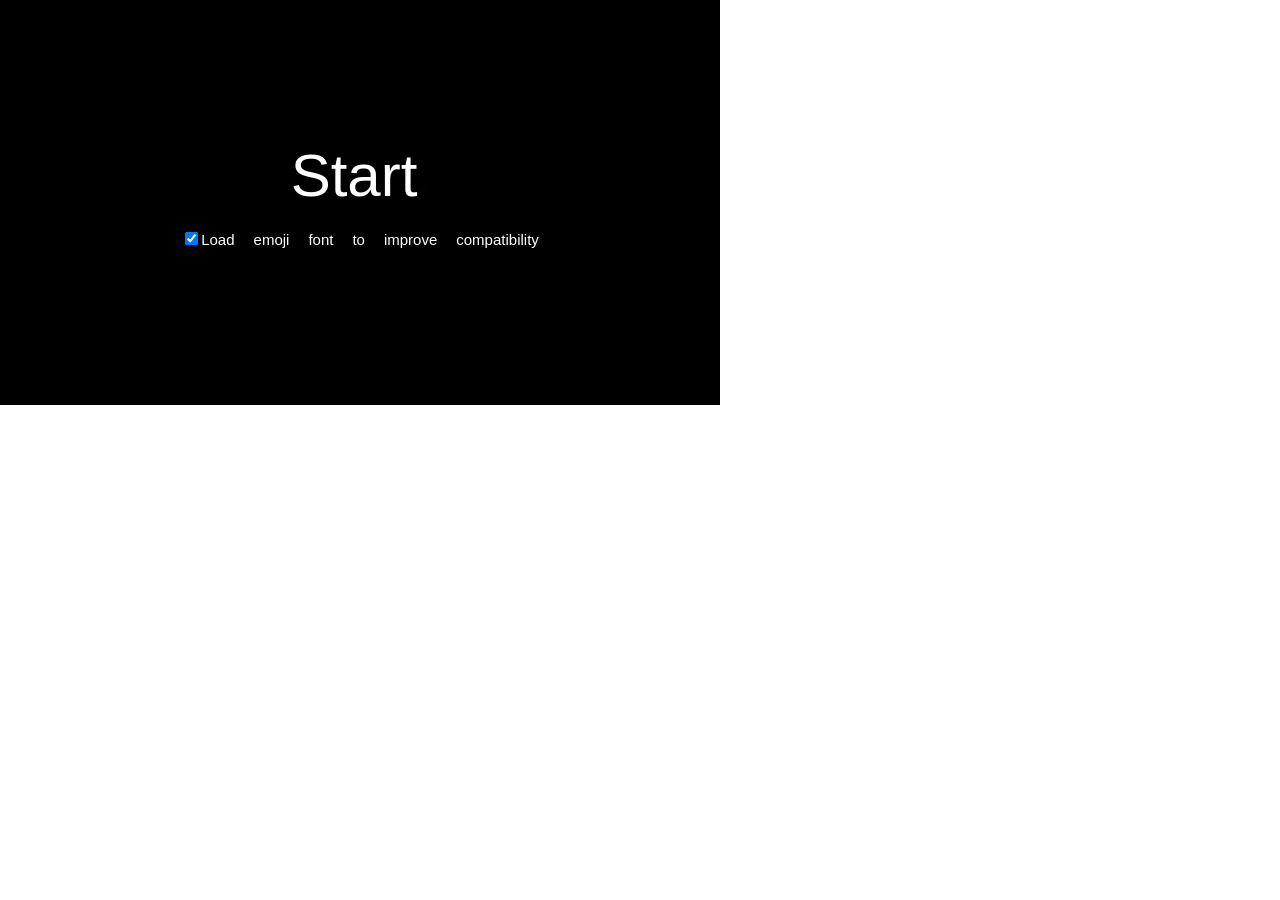
<file: entry/index.html>
﻿<!doctype html><body style="background:#fff"><div id=cache style="width:720px;height:405px;background:#000;color:#fff;position:absolute;top:0;left:0;font:60px emoji,'Comic Sans MS', cursive,Calibri,sans-serif;box-sizing:border-box;padding:140px 0;text-align:center;cursor:pointer"><div id=st>Start<span style="font-size:10px;opacity:0.01">🌳</span></div><div style="font-size:15px"><br><input type=checkbox checked id=ttf>Load emoji font to improve compatibility</div></div></div><script>
st.onclick=()=>{
  ttfok=ttf.checked;
  cache.innerHTML="Loading...<span style='font-size:10px;opacity:0.01'>🌳</span>";
  if(ttfok){
    y=new FontFace('emoji','url(https://xem.github.io/ttf/N.ttf)');
    y.load().then(()=>{
      document.fonts.add(y);
      z=new FontFace('cursive','url(https://xem.github.io/ttf/C.ttf)');
      z.load().then(()=>{
        document.fonts.add(z);
        go();
      })
    })
  }
  else{
    setTimeout(go,200);
  }
}

go = () => {

eval(Function("[M='AX@zNJAWNyZfUaJAiLbb[DC^?@zJY~o`T@tNfny_O]ygxLN}kdPjeU{MnGaKhcs?Pk~w`~U|dtHbyT~HI`]FepOUv~@OXiz]UKTM]LaZLyc|d^C|sHh}h_SX|yajGT?]|?GSJtSOSfvCx{bYAOOJlPKhDxOsq^cGHdkkc?EX]BMyWGKXwClPUaCdBZhVIc[{C]gDEgq^mhuVzc@Hc^^GTaH`H?LGE~EaLEhxA_VUPecwtmOkHDE?kOJtxblvp?v^SZVizuNL}IkeUFcuaO`L`woGMG^zSO_]pcpaATgctPxtPuh@`iu?h_fkhbTY{nxDUtitxzewjeUePNPtkBtmkCd}|`wjDOJXifSgqI]LEAfZcYVBaL^lDGltw`s[i^qOuCX^dRxqdh{pYOn`XHXHKrrsb|kWaCh`fH?dFujugwebEvmfC~{os~[VmO|J@zfGrUpN~L{ywsqMPXBPPKDU_YJkmmY_WY{My]Fia|YFAh?^||gLRM@QjU[tcla]LUxX@Qj@D~?XJO`{C_f{}{hzmMEI{v~}ZK@|]|]vfu?magWaXFYit?ztdrYnJ]XjiCbVszu[VXA^EcFrbmGZy}bX{FAPxe|M_pvg?I[GowBNQOWNx`tlwo|fl[U_]rcFx{CY|msoCwuu{Su|enm}F{`[UHr{?lLZxkIvHRgqaRzKqu{bVJPs_i_yl}_DdCPKIqhkftwFtFWAp|rYFP~y|Sx@xeC`^S@^]zoTgTCST`hYSJiz`uhwnXmMFpbKOn]aJBMvcoWjHXDyylY_V}sCXmwQlch}n?LD`jsuEyvYz{FVaLwiL?Hdvfl`ibRbJa@We[pEWUEhmdrMd@I[KjKYVcayefwARoVMhZfw}[wqmF`V`wbu~ZaCNivu{cbXKfHQE`KXtsgHDzhSAKrPNvfWyzU?jUyljMpuNyexkax{aBFWMBNfZaeu~LBfb]TZG]zH``qswJ_dtv|uNELAKb{NkjSpZ]RyM^{TNYgjVP?xRu^sASbkoTCNppzL}gkK[KoS~mb}f{GqKgTsJgv`[@j~gn|}RJGv}]aO~R{IgkRVx[]Y[ZegxB_RfS}mU^yYvJax_cKpoJqwZhsClKukx@[SmxomxHeSdBZ_gK]zUd}oCK@jEseJrBbCyKQ}nVbgw`yR~GLEpXQUp_MLv|~RARPDYWocTh[TKuiLoTXjKSRlBN]xHw[tVCJtOv|i_?dPvDUiaTuzPBY]vXwH}~xxL]VUoqHBINoukzRDSzN?Tm|_xrYRuWcfSRt]]j?mZXYWSYGbTiGRmROP`T]~QExlta`d]utw_g}uGfTI@Z`qNSOncEf[vexLWpl~?{sMwg]teDizykoQ]j`F{^e{gbTOuIw_Is`DH[Zbsb~cgcXboCa[ieALftNjSTkAzkNkaLZhhz}~QcTqVMh`i[~olMWqphYLwU_vtYmGO`W{vC^^Yf_cW_kTT|~ajGM^~YlhwkQDjmtTJEVKDZioHMHngMmuFdPTKV?cqeAjCCjz?|^VQeRiujRFT`q~NgJakOhNQzOVRJewZiDZfkigVMNNKKdANDcqyEGkZPu]VG}GsVVIwC`leONeRUeZ?K`|CkaGhI`O^HFoBp@i`_cqISkftFSsFrRvkAXHCHjgtIKENHP]@SMf[GcewCOvwRp`qija[??SL{vOW[rWMvc`X~IgmtPh}O{Iktxf{k}xbc_nk@O|~lA{DCdB|FirJ]VggO}hZLN?pdPKubY?SIYVzjEQygFVnxYcYZ?sqiajjm]hBf`}vBZs{zx}nzieKQUDR^czn@NvzNRCDJGvhdvBZMsNUzBoNhtRbMybn}onPa`RdhqpfNhX[ey~WU@oN{HUKuwWxyadrhQe^Nnlo@~ww?MzHf{VGVU@VgPXXtXNe}pIjbWiEIPR}L`PADmek}[u|o?vSfxbMGFfuiCQ`l}zN~icHCdNvxIh[wGuMY|w??pzAq}WGVqNSaQeFPUVMB@MUumE{tXa[_Lje_`MliJLLLwAm_UhJ_S}XyLcNlAP]dpgXQSDOZskVSmQonqvcdSEk`BU}KQ?XvvV]zhtls?vzakEYqjILPigDB~felQR@nsyU`aa@o[|~sCyd}D?akIvhU~lS`WrTtFpVmpmtGPyS^smpWB[_@qsAaAAMgGNa{ddNPBHl?zidlGPE_oCXjBdWVuVJFP}VbugoY]T`KYu`UPx}odBE?XYjvS|{Xq[iuKeziLtD`v{?fJzl[PzTvDVnbyZFCGQ|ULcux_wqhuQtb^eWQbLaebCvK[Am?rR`IkeeSIUhGVTp?oDTI^MBVK_o[@XpJnHImKNnXXddzJcLTMEQyxUwYKCOxkxaMDEWSKiOCQ?fjKRyFfiqx{BgW}IRtsJV[z_w[~HBZm[?oR]SgPhMVwWgPsk}^H_TGfqsqS{Hs]Uo@|ZidOPEreOIwTBAAJsUiP{Pexc{LS_[tSRJSUmzSpAK{RCsxY^TgqDTZfRoQVWlnvVKnAjaXlwg[kZc]ZpnobPunFVEudWpZdc}ZR_rDE|uY[wC_qBFg^f]dwcjyDydK|JFB`igZgVnSR]aLZBjOChCEYQdHBgoCrLIYOVdUFvQFzmnHOI|KiZdj[SZMwoGxXP`B]nkdbiINxCX}]kWRetWycfjEFsRZmVOAwlOEYZ~MUXIaWCg[zPPeQF}mEULo{|SEDvC^]u^iUvp~sndvOHUvN|HSWYNw~]kIzytkRt{D`y@Cvle|ENb`EBYcYBDaRtRKw}riSaQyTS`qxq}nxL[y[QmDb|oO?JuahdR{n]epHDBU|lfvP]xjVUFJRQd~Fk?@IjcWnSaSPEnGoXbsuF~?UaPBvqX]Djp|]soooQRhWOzOlDI`e|afs[ogEoSrsnBBA|Zp]QiY|V~phE|tmAYYODjM@kF_xmsebUhGjhroMHEQfoaIZp]rv_bXJDE^~kuqW^W~XoRMrrg~[fjJomvL|u~[Twdx~}dZCiT_Rhy?Vr@Rosoe__Ayobb^hylozA]Xw^lesdDPXuarZZZoyXnnYtXKcLDbSVEGR~sGvgK`}g[lbnLGzXydA__pF@oLa~`IUovw{aGoMAnTS|VA^NwDB]ZJdLqyXr}Y}YxAmKLqqyOIuDPTpk_vY{VnJTkpDoKnEHc}JroKeRetEGYMeCsr^[]_hwJQGo[W[_lQ{SMQTRk@PdUlclcsXz~Dd~B^^d}ILBcaOrVt_WnSrugOc}MlXF?yN`l~n{DY]fTgHSMPtoCnmbqHxON?ATBnAea}h?NODESuA|Mq@tac|E}TaRNWp`ArDhgAZdsCGeK}`giGTC`Jmnp]niUAKGFmgU`}o{VgsJUIU^CPdLXfhYc@UKx_v@|S[`P?cZigEGP]Y?~AX|[PUujJPlos}KxwhgQxfz~DIrcYe}Tyld[NQQLEXGBYz[OnHviaR]DEsMh]QkjARUjuh[lO@q^fmgIb}MOqZeKPjSVXwaR|HLe@K~vmKWjfH]B[TRVY?@odUjsc@h?BADVUNPteX?|wPzBbipUjXhebywwiQzIxc}T{Fw_}N?{D`NY[xSGDI?AtU?C^uXaNoiveXg]GvW^|qqRAhMDx^iziVEZdFUgY|urn?OAQiSyglb}FVwoN[v`YG`ki[llIsUA~]MXI]UUOW@|^Sdp]zpR~al]krAGB]`eFU]HWkrw_QIqR@TSDZ^Cjlij|OKca?PTafzL]he}Zdf_N|wl??`GgGYaz^TmAR_y_yBhrq?X}ybKnRdcCdrCibGo@d@WDg^TljU?{dseldds[]xXRHDF?FuGYkzfmHDZek|}k@OxEly]WaZP@?ojVfgeSrkAFMlv|QEaco`[RNWhhczQTQa@fDAVJtWgUBTAxHQeZ?zR`NKGEMzdsyJcdRdWIo}frihqbch`_B|Q?T@?qFjKtDzZz{sa{|j{qwYXALEqIWy[}~GCxBTnGz_CFrjtLIXCCmEAfLeO}pJxi[buImWZ`NNUQl{lFRGX_OMcnIIk|qC_CYJnpjmcLgDSOXXYpurLll^@brJAnP|dAr{v{CJA_Y|VZpna}O^GqMTfXdN{^@k?wqYFoaIBZNrSKHxh`?RF@d]xLoHtViCwdMu]HoUco@}yP^jzC|if|uRM`fugMfA~E~bsIn|t_HLcb}mZSbNbl@J~vsX^OD^OkI?@QghnPRgTUhEmXVVs^JmDtmHofFEllSnqksATKh]iUuiq}zEDf?mIKGbcAEeRqy{nIpR[tXnxiJj`QVXzdKOnOfTMLjECeW]i{yI{GcGXFUmnnNryspaWXVxmDshVgsI@FqU[`W`SrHXkMdLVpj@xzMXMkX^`SVN_cArPKJK`gClzUp@NLSYsQkhDWDmhuA~tnaoxCmXUEwuHE~_``LNTIRsvygq~QgNy|`ZZV_?OEhm??ZjbwpF_F}_T{}IS[b}NZ`_Z|}Qtf@|GKcSFA_HZTqsTDt@zhxEGylGxw_l|qIrBcX`vqoLDPVXfOtaBVRMZhRJ~IPyQpL`DQxZPc~]BGmUG?sYtAs|[BrXNW^WoVfUMmJjRN]DM@zXQ]Pkf@w_?VBUDghnKpa_nwFFgAmgjimUtOS]dYjWL}E]JWG|WAEU@djLdoKu_wIIDxnCQabkg_qp_W}BmrJ{{tO[yhTcQMlRmyDOg|IGePCAhfEWu@~Me~XCNC}wFiAVgPznz^X_hSv`Uj@Klpy?gccTkfUrWqRQK{MtE_Nj_Jgf^LALv^M{qYCnDx}OWKpspY{AWG`HEoxDFdnxEu@wCbwDyyLIEVWYgCAUgBPJylpzQdorNxxoVR{sDzfZCpNVcRaZUTrpJ[A]O^`sBPCgGaBn@bR~`DHExU^C]BrndEm@TvM|pLyOdxSYyd@yd`D~bSFuXbaEDstMF]UtTz{Fq`VzNTR`f?mNzHJSvmrEUh?_tXsiLKlZYdBaK_[zxSVaZSorkRWf{JhKcYa}jt?`TEgQys^uZDIXdnRoM}BxMLcYRXD{LewstdhvLmDr{NVmEGtZD?CTNW}^azkNnnSlYEuIIGkaiWM]nh?pWYq~WDpLbDvD]MqP~_oOun`P}OwCumxH~JsvLSWAUoq_Prop^dhorqNDD{rnKoKNrlvgTXdfOqBujFywtszN]WmYermtueAWP~wvBewz[TVfeFDIL[XrUBBke[aqV]|iO]TT[{DMXgvJY~zQ|oDztlCQ}MbjaYMipemd|aLkElcm`rRpkrIk]KaT_ORqkxuk`KefinHxU`Ok@LI]YCh@UD[d]ls`@AwPfE}SAqnBmPaOLu|BkoIswxWwzOIAb{YgmZeHSbscKTcWzPmOJgbzlmBU{ZoiIBfGP{s~e{]l[YkYm@Q~?LC}dxJ^E[Zr{CEWAnlwmfCXv]IA]|jb|VEstlcJUqtKYb]Va]gt@P@POfdqNIf~GuAeINB^Ko[iNA|TbRRzrLxWUrOoOuMeyNXsWMID?wJsdA`tSDOs@rNuGsRSFLuf^j|ZiQnSZ}t@BgdTaZGaOTbcx|P{_XYNIrq]Yeg{A{xHLXO`OPU{@E?WC~Ssqef`KkpDRcy~ckTsI?~zbKIWc]|nFykYJjFmzDqfPLTLqP[~[oEyhQvBChxpITgA}MFq_eimdCRM|sWiEtceSIwl~ZAI_UuyR?ijogmgQPUdiHOgREs{Bf_mvpvhE~DfjVqDkJ^Tp~]_zQzcwS^QxLogB{aib?t?nH^q}dn`SEGeqdJCqz@BAwCXl[]RfNWZqpUBonEfPj|_]fspYnlO`}wPh^o~INy{Sdod}UAXzEdP^Kwre[iGa`YYdSOaxZS{ZRsPuOlBZ`HJdy{GivOau^S|tcnymXcKuTV}zKnFgdfCUH}[u{pV}TGSyR{Bso[VQac`lKjYjTyNu{IA`hhCs}sr]{HmW_@sXM~L_[~LKhO}^J?[DHl~g`HHaDpaHLmlOUCvwk~YR]tS?^LVpq}xI@}YscR[cYEtCUbJh{LYTsqllagBX[gMm^}@A|CIVWw@}tT]jB_[nnU?ZZwYFHvtmSV^CuomOfmvWMevrl?tVMYcdN`Y~`IJ|dK[dU_TB@ykd^x@UFj]]otkcGLH@gm_XaGTO`eJfm|aCntkTlhZmB}ZXHAz{yt}pd~CnpXLvbwDvhvX{_yzqQ]mwh}iIBA|IhuqJt]IK^bJlSaLGzfGI}V~od|HDURMs~DGaA{TdRaTRyRL`pdihGAotVZ]h{N`tGYBS^mxfR{H@^iJ}E|``Qun~oRTCx?EChozMmNDWfR^XrGtsxLC?[zn_yEH?|_yyxR_[cJkUHZRaeIQXfi]EnN?TzvWRVI~KGP@PLMFEVbG[y_E}rs~fBADoSz^BkNAS^?LJSC`[_NHTqZT]KVKVtd]zjZh]oaB?pzFKrb~BvTKTdDgE~onki}bJqzhqUBkgTHfzuw}QFxkL{LQLL{v|}?QIAGssl@YwFE~zStUmA^WlF@k_[`kB^ubxd}]_jSwG`dODJlZYzZ]GN}cumxKD]qivYxARyfcbqHWf?fOOISxXs[f_qAWdX_nylcT^VOZ_ozBaHv}EKBiF][T^k@moy@T~Yy{OyrMKoxj{DEMKF|maIZ[i]p?c]LDAHLNelQEiCcdExmHUGBToVj[tREVGz^Em@tizcbKmAKmfIVtq_qFtbCKAi{@BQNrTEUsP]PEwiy_^rCBGT{lW?Hf?{LPNBK[hki{ZbQKBzK{Bnarl}BCaZcFG_qv_TTf@DSPaTB{Rh~|LBv@bMn]BYdbo}}ItA]rpaldkyG?NZVNSQQC[?Rdv~`gNUHkxzHBXElWswc^BFanHyd{cv?ni@U^qz@rXYaoXQMdwQneqn}Ui_jAglfNedrTEWSN_LxXxGwPQ`tv}}SmL^NZMO?L]NFXWkyu~~t|J?|soWFw|ntb{K[sK|[cqdnIePIQgf^BWO]BPoQGVn_BiqVtVk^VRGXhuVjzaTp]{q}YuzjfIbhG?kjUxN?lyp~|pNlpi^AtDWWe|QZ]Sycz?MXxewUf|WLGLACMir[HFz`Pc@a@ailLpQVNIm{_C?MxV|?DncBWFob^Cpt??ruiL_{]EZ}RLUXwBE[Hhp[_WgTub{vxivbg@HLZOa}gzYmvMZsczkDFHbc|PWcfCUrd?v]KCq|dAGUsOEO{zcDKH`ZX_rplXKnZawG^r[fvSOjwgoAyAlPlQgtGIa?ygOQggjP^MzZoqsVf|FvHp~elSskp?LhgeELlbQJOgTnlWUcMiEnMDlMkM]FFeoKKZUsEgzQEZ}WbeTG?BHLmZqMUHlp~EVXocR{KFpAJYiAQuMOAo|xTcKI@r^VIUOPKQV@HnzZQf]ExUgruK_QM^COSw[SCWh[lHAsj@uliGWUXjz{nzopinmDmPXXmP^HmOAXHKySfz~pfUvMspEK[omvOOp|qMmZM``bhGS{bAeQ[FCRDnCVVNEXX@vNMp?g@PE`cwWJNzfQgeC?GsiDf~n~DF^jlhSIyZTBLMXbv_LTIy_VMrsJLtaRhYOHRKBvdhJX}TkLxq]HxLcwXuRouxStX~NnU[Mh{]n_w[lqkvtkCAKa[iBpgbZpfkrPfCybK]oeFSlcLFR`[XpyqRiyXcaijCpxC_~t|osBFKSUPnprBtUCmesx{cRPrMqDEP^HnRjLySMoWF@lYNfYHbaQLd^ZQReDiypK{IALzcZd[GKCj[}Zx}tT`~tgXGqPrzn`spoaD^LDSop@hVahR}pTJLVUsn~}c`O`Q@_jLd_fYnF?QlxI{H@AMDMuTi~a[z|_UKA^{Z^qXiW`Ha]_zb~wPZbkZOWaoAK]lhNxkACswE_fzETJKcOj`wpRm^WOxfOy`~sw}}nJV@e~~Q@]gyFdlB@Vdt|{P@jMxnolaBrkGJBlWZkJxJdF?iuV}HE^hwzxRig]^Z^_gdiDru}A`r{]bm@JOeukh_?NgphQFOQQRYVc]k}ZocEIwhiWZhmKGulbewvqF^B[v^m_qwB[sp~@DCFOVsa_R[{sfZQ|[?MACyNoswD|QZ{?jIib[HL`WLYs]YUTtz^GIjmHUZnMGq~JgGsciH^w~MX?EExemxC]nkRKtRVBsV}CNYVP]alDVoQmdXc`Ac~Zv~nBkgH`wB}iUuUo?YL`ySFWyRBT`}bNxRNRHzHEG|QJccDGps}ybvDNoj_~@RljvygDMHyzmMijd~lrgVwgBT`krxydX?MwtWmt]rqB?@EGRT|vex]rRF[V}SeImaEES^RpXg`h@QXhSAcnQTgynJKLSjkoUodBysStYqcrJxvI}G{LPdQ[iAVtCrZInbRAB`nzkKlbdWXpRlWrdCFiNZ_psjzaZimqBYU]pG|Y]vUdBHs?r]Mxs|VFSo|QqMLgm{ngzAhr`Ug`w~HonMC?rE[vgzwFtxvtiydmxhOs?xXKd]Xk~mRpiEEu^nFZl_eAzVpN|rlXj_dNhbo~|wZSof@XsxdVxTUD_Z~pbOLVcFMC}ETDLIsle_iZ@zhl|PEKM}bCzquIYE{VgmevYG[uLMxekfXfoSHeY~ll[rYUAtQykh{iOQWjQxBycnRP|wcmNixPCqvudPXI]pzlKD}GeGLTH@nVzHuF?s}uFXtRRNKR|}oDaET_sI@@mo|DpsUcKkc~t|axTyeohmWDTTcvyJaU^ZpROeDB|^kaJeH[MBIGlHj@{V}swzKlFMUhLBcotdJul?VarGrDCKrMiE[QPQFBLrevGcqUS}Plup?{Md~DlBWLLaBUknZOH^~lI[GUWT?JADOoCQesWnXKkamEoTcvrRgF]KEAvsaRsu[MH]pcG}GzDtAabzmugkF?h@]BQj}f{rA[eFASlxCe@ux`GiHgXU~UG`Q@MXZP[g`esrF@SvTpuuA`?~DK}fbDAE}{GGMH~vKqwb]FUliY_S?skUBHDlPbkCJnuk}EymddQukK{e[TrSZIEAKQVaN^E}_cjVptNKEnnFV?ZV}TmPTFnIdXr|hRcB]ef{XFT}dvVC~X`ZgSPzl{~DS]aLBr]DndIyVKqydIO|yU|gM]ByW~XqPtfJSAagCTtoxPYo~q{Jjbo[DGKeg[@yRn~qEdKxXCuZnOTgHZgfZ@i^BJiqhe{~G{[sqONANguHUiV?H}`i_DjSVJKiO`Ri|NPj?AKXme{gQPnKZUr{S}HZfL}w|~DeX_czxVQuksplwhtYRr?NNuMC`lAnd`_rwojr{sQcHX}NZlFmClwltCEAd[ySI{KMmxiqCp{L{s^zt{~TVEzkC]gSZIpbjjNnbDOvCPtyVTd@YZhRkkQn}aWKKXpJfDqlO[`FT_DVEtBM]}CfBtpQwg`qWBXzBCoQiGXg~VPB[Zd{cqrRpDu[hPUk~WiCQ{sslujpM@}ET}yv|MntiACqOxuExlD`QlfM~ieuJiw]{AqcOwdNJje]fE~TJIhkMrSgIgMHwHwRiUJKZuuHIEyC`JpYvqhYC[odPvmuOwobOt{CEhHrba?kMVB{JseelvphuBi~dThRfoFW@|q|Xxj}C@_rr[qDGPzjkgTjrn?|OlE?z[SwttcHHn~I|rtUz]bM?C[pKeRN}CO~DtfZq?LRGfD]KAqtNAadkQCyxJAvy|Bqo|vbJk`UyNQr{BS?qZ^OsifxeCMZko_ffo_JEmPFXiGCIcPy[V@fwL|rU{b?SaSwhDc@{HametOUR]ajeR@q|g{nexdKQM~WVXGRb_xEsmdURdQGS|LhnM^a[iWexJxpFTJ{jI?wlrrsHElBaxDlqAcKftfKNdLwWNNVs_@Y{YRDUIL}QhTue`W{sywhXUlYoMFLHURLyWslZaMZqoACZOCsya~WM|isrMwB~Ax`gNHffAhcvGY^caw_TJU^i`pPzMMWxQroKeh]bc{zeJb?Rq^lu~UcnOU?Y[mC]Qn@Q[eP_jiH~nQY^IE]lO@EKSHRI]unL`ka~?amF@{`N}|vIgwkalh@yRU?Hn^joLrvm~mgoYvt_Te{qRATY@dAlbQXOitEs]DzbMl|xito`{p~LVx^?hJEU[CcSw^GzIwBR_W{SxB~FW]]k[Tw?[K{kCqQ{zS`geljUEvMEBfSZUUZ~iTPReC|AGBwJAtqyd@uW?l[@aN_rQfJDD~DkPpkadljGqfPxbcysIG`cIabKxNuuiR|WFgdyoUjRY~ovOWxtEH[MqkBeaPkdlxCjvKUiLZvg]EFU?AEf}HzpvhNFjGHaOwxhOmpZNlrlvI[R^wHLhXVHGrbRsz`Z{ZpO|E?wjDBaDJye~gupSg^`hOJUcyfHaKbic^ZTA^PX@}FD?yUo]bMDT^qfqa?LaldNXYBk}hJ_BWsOEt|LMVbJgV`SWtTfCgsy[lW@SBQh}b`WRsEN?`r^_DQYxboNDHW}[SeVPkvFGrZ^bkS~c?kQOG^~PirHvGtD?CAzicx}^kF@^vMnkUmtyzSrTbpgh`r]_I]l[YCK^_Cdg?YmaedwO~StxlP~jS~tSyDQOYAhhZZLWS?[_}InL]Fwyxa}W~nBSqFaPGYHpY^abVbtpWrrnoRXCigAlVtr`TDfcOjyejdPIiwyDuAgRcEEowDQ]aTG@XyR@YE_lvMokIB?aeQoiF_PWjqhkHB`{q_dVY{KrAcqVZ`um{?gyknVtqXNuxNYKwSnyCDEe[^XX~LBm|zobCOaITAcuVH^usgTOyeshnNmCekFQNVXqbYf}Ed{^^zlWg_[hRh{Y[i^]eC[?TVrqRSeIb}]PxLgZ{olFF_cuM[H_CxD|OgioWDwId_Jeb[G^uZfFNyjhsYTrKY[AbaUrgEpSPAfI~AhHZLcJUuRkY~HncRMrJT@[O^RCP[KIav?`vNj`~]BzwSPJgNgfuVt@J_Xi_~fOBG}PvIr|AwNeyYCN?aqmHSIe}JmisJJAiutHKviO`{]Lx_Qpx~nbPlmbZtL[J@ScYQm@f]Vd^@yKw{BXeqrd|@UlnsaN?zmFcZL[hcEsahQJ?R{SadZJyC{cwC}_EZPCDW`[dDIRcY]}Cplin?N{VyMA`SsnfVCpIe_WujK~h{PzBBDIbYzBi|?]c}qoStQmE^WCHsRmDWmZF`tLyGqFo|xqjV]jBmAOvCXP]DeRSkxkJlTyokBuPF`iEG@fIMwQpzOMXPBmw@TEH[yBltH`SjCkgnPAtEu@OTRFB{{GP][}niqwoFgTW^{~MbwsspmjT`jsvpQw~~Pf{IYfzoAPP?ibncH_kWjszzi}Eh{FH`bJs@~kYM{|ukdS}{PXkPWXEQLfKz~SWL|kqXqxv_~amzRi?nuNyh{`KdZnKvwYqr`]yyoifRkCnja]Zs_[JquTCAKnHfxlpEyzM~WqpWixvypckL}xsw?uaHV^?zgrEFHPQbkjniWYCTPLq|Hwyn[eHgsUaUap]HMvm~QiXT_HZhCYk]`o}TPHFQdITTT`EGqHKRJ[~J@cHylDaNBNDbRA}lwbtwvh]]tvk@OunqQ~eOMQJq]qoaPPNBOZcRpYKsfN}y~Q[mbWwnsLuFiQy~ehfAZETC@eqGq_mEOaf}lbsmT_Uyo@TZMIhdwwlsvFzuVSlrSJfA^WS{g}m?D_CIv^vDz|}vl`@qf|KbnGjfALlV}c|wEC]]tUMjRzmtRhF|_csCUpmkfCHSQ[Sqi`VCD@nHI@c~aOas`GYWZSUhdZ^TC^BgFiixWZ}{luchNixiRxKAESNA}NS[W^O`x}D{QvOraAZ|zckEaOrfpkXq]t|z[[[O~HQ`nSUsUuaQRQ~`Dn[TMm@oOQrfRa|v^DeJ[b}[mbQ_qmS]?^UwPkZMWMqtcuBKjGwiAr}OwMPAlJKa@w{[bZN[viZr^GNhvZTh{yZTDL~ZHGb~?SsPCtdGfYx|zhHfb]cxrjHq~vDG@cepqpZmJRYrzwWkGcIrqxjfM]zruDox?QQMdJnfxcsEJ?cA_OE{KbToNcjyOhJaYaq`v]GAnzbIxd?bxL~k^oXncxMBimNVtIhxYxSDsPYNQvyd?`sil^BrqMEH]eemD`wgwo`gqxNqFm^GbiWr_m^ZMFOFdMv]jbl|bIUaE_A_ZV^AlXdNoRh{CfbBVOID}[iFCZ_cMKrrCTV~Gsc|Bkz~vrd[WilxxX^ixSWjrbvR^WQffCkZPAPOVbf?PzHir_[dtzQbdlw]@elGFFiNDjsOCrlJvD^TN[[@kDZXFLEu_aSjmnuZ[ndzR`CI?in_{gunO]lxz^tWifbr[vOb[xa]zkO{ipCxLJEAhJ{YTDOAjxksPur]WjccS^j@EYKrRM`LIcbja@TJGXlbH`yYSfCy}PTtMYdPgun?kBp]BTJWeJpPB`wh??Pw@WUX[ViM?]XVdcIr^tMJ]EHYORtGTGOryQ`MlatPAlrYe}VTF@NlijVjK]wlm]o]FhnLrgWctECy_QmNmrufl~kASWSs`}]^}IIdlEs{ge]mpB[D]ykdnQ[^cUvwKu_RjmkfM|bhwsy{y|_]y}FQs^_[MxQ?WaP}lkcmK}jqNJ?GxFDAuz}Wy~hcYo{DlMgytacZACqSk{`a`d?_ZSHElXH]ITq@tn`fQJ]@^UUiUwdMgG@TMBh_jV_fbP_l|r?kGAYvAtl`o?u`g|We~O|MK?ghK]Sm`xfKGjrDuP^Dcl|Y@_TG|WJcI_iKZGPZ|N{ow`Els^H{v^lW~ZK~YLguI~U`JnmOwQqVuMDuWsKXPTYwYqk~WdWReGiDhdmQ@Y@TKN@f{pwuEmk@COI}OjQCeprktzYQBos?WBu|WgrS_rxzz|ccFjOw_BtSyDLaZ{nZcPRONxCe^}zs]ceEpsUqD~KG_WSeBEDm^eYGzeffvWnvFXM@UGJkuyIIQ]Is^MZzfSbzUiv`KbrTXp|E`MsezdapZZBAxQB`KtTdRnO|JGPbrf}Tf[y~o~NbYWEFTMX]J~YDbnLLLXUeXsWamxPORgdaauGym|BJm]L?]Jemfm?wQOEzJwIHFQHVeyiR?uB^qk[gZ|JH^nWoTD_xgL|tlPVWQHYTiXXFkjE?uZh@jAVulrQWpDwxx_wG`sHlerWfB]lhNnjvIWdDdlKK?]gBCOCf]Bi]J_X{OXah[IiFcDx[hjQdJfIv~Rlni[ajLiK{lNajSiio`aWsEddgBljZxyIqUcbbhRrn`pltdE||j`QmXrPgBOYQa{IrKzvS@SSZhxxKE}OlPZii}kLVG}VqZRNfH`wJ[`igO}JHdppJ?Aa[mJon^|SA]GGsm|AAatvOWO{dfTakJ|YHEaOy_fhzvStkjkzQ@yfx|vwokfFMJoZ}pRA}atW{rCOUy?XjDM_wjBtTEJ_iwqk@j~eGkzRyYaEpk`UMwHNnzhUeEZ}_ia~Pi[LWjJqqTQoI`CZAeu^d}dn]x@jiIGlFo`lebWJVLLnJ]Ya}}wmdAftv_EUrdFGUWhNyT`rGYqOVrs`QJqwENiolWVSMOXqksj]WqsJhDg`YRLHD^jUnpdMZx@hUvp_o|amTAtacDOoth`C[yBkPvPCcrlTcM|AgfR]EOlAEnQAs^wPoj`DZTehKFLkzuTmw[vTaLAppsXrSpqtozrd]sYpHi^BIRNiazeJNIW?aTdBApqblxcdXdLUEEZQFz`H}lQnFEOJyO@f~gDZkK|M`Bl}{[YRv[Uaf_VzdMMeuA_xcoLzTZFuAl_SP?beJy~TwllZpE}B?XEqghIXrBN{t~suZ~h]fmkAYS?@{vxkDHg{{kwQOMfR~fqpFCyOVJ`Fr`D}viyMuCkKUMC?PxYMCBf?hA_xDzHeVld_EYZ_^DTqi@rD~wpkFRSDy@|xn?yfgOmjBhD~OF`fjc_qGdezDLuGWGlkCgN}XGzIa@nWgv]T~kUEg?xGIAidDygYUxkCwkJIlAzhXPE{_KNTkk~cYk]vUt?Drou[Me^?zHLGHtBj`k@metl|DPEZZPwcIHrqmFQwJ{kJaQndqaRspt{t??Bc@TM^[a[hH?BHX}dNam_|qlmvEtAtTVoYPhqYTUjQGEvHThCygKDRrQaKDaVpv]^d[CFDafPOzlVahYJlytZjRZQjukguyE{O[}?CJP]d@B]xURbWlVHJFEpD{]^HKdkBYbaMt~xOS|Rd^QJ}XxwGSuOmF|ynRk_w~ZZQ{]j]vNaevZQFBqRNgRbUxeA?oMHKK_nl?]ZiagEudOdEgySP`^yQ]Ozv_yuFbfi{RoYzOfNWCqwXT|LdRQ[}P@QyudMPLCnT^Aku{qdiFonTacWRRzgk{vjwZ{ZE[mUAtTxUKuseB?W`jzLn]P?SfBxYIdxO@ErE{OYUeo@HWNJtfNudyNt}NdzJsa]XIM?jSbdKxv]tzc[mcrHrbCKOt}t}dmLMy^BUWIGtOBq|Od}utNGzuTJ|HZCC`Z~D@xijbRnh^PCECn?hPqPtnHPTa?|taCiWe{nKN@v`dHgg|rdxZ}LmkwgJDIUBHE~rnlGkYaikGY}|DIERt~lOhVpAbvdK``]?uELSUWo}yBEQtCpVQdfNfKaK]WWa[EEWhBADMJB|eIsg@OHO|lhaTceZi{ecE]e{`t}uuKIhqK{b`RiW]IZcWwivG~tNAJBYPFDzA[lXgC[poB?KOrQub]EbHIEwHoajCoAZFESxwwtFFmZIQH|ukdvmlB`}AKSVQbkLsBTTh~zoBb[K}axFt[VGrSTBMKZW}EBOYPfrJiDlTAXNUzEoc?t_alFou_IQ]VmBi_TPQy@K~GS~aNK~nQh?XOblapYEM]TVD[aNgX}fDtv@Q]MWJcXnBzUORVbq?sdN}[CgDrv{{vZW`Yhe]oHFQSFfUocpsPb@oPG]~gEqc?Jkzi[U[iFjoG_SP|OP^@sfcqGjBKSnwIa_e@s?ZzVsBzffp`wnxhubr|MPSS~IzJr`xqgLGqN{rzRt]iW`[mv`xnQmIcds]_JL}bWhtml`q_~RtoGsLNBmocadujHdLiRERtRm{N[tY}pXHpIBhqhddHvP]zYCHRisqGLF@M`?g[ljrJagNw^}]siEPMqxRQTlLU~wpAPIDetTK~`?OjOT{zCrDnFFtekLs~rMmtVLPiAG@dgYnvaw@ZTkl@fea~]ZdHTQA^jo{C{qIM_@eQCKPbUZOcOTo|Z~JadkiGIQPARMlZtgDFcNrnbUnvnMs`y_WfEKQItg~nM{a?BnvI@HChIGFfo^AM{ewmNM~BlVDgaeJoHspB^~@ZnNh_pncHSeJkCAbIvYJ`rBAknP[IFALbJfsrqFfB_KfNxUv]izOQX{?N]]tZInLOKzIG_ICSiQ?d?RkyugNk|l]RgUuHKLOnLIkbRCvQ[ZH{T]uzl^unK|kTBxeAse{xDZ_sr|@cMHNzbsgYfijGL^jhQoaF{{rfuyojS_hGEuec?}fk~y@|atsG`HHFU_I_twK?e}jh]CLszD^TYEEfeUHCJF_]VrAEkcKDi`Reut]]vlg}^YJx@n|mK]QyDa~Xq`eIzr@Gva?C}BNdK{VZkhN]MFFs~vMfGwbE]ds[BXAL}cVnRwZhGtvjfLbgLkEPVlT_GN[mdBtKEe]zAe_iq}kIRpFDGu?jhfw|XZX@DEVriUTwFW}^cyn[HmZtZQ@]{?NZ^jttAguJRsCz_{FCF@Ze{R`mIyp^yaiYhmuzZX[Gf_ELc_SHgjKeFAoRxxiMTTJ?k?[~h`Z?h~iR@cMVowX[_`Q[`i|bCE|_|{_@]C|cCTXcofbgkM^ZHguYlHJYP`Bjp^Lj`U~Dmo[iwgvlUvGm]XLNMUSrTQD@L~pMsfAFh_?iu[On_cgvg|Pqe]IprCRm@ZXiLKkIjir[S^OZPR[sDMKYn}~vIlbCsmtVYtEmCurrMd@ThlvqIXIClTkRUcQIXlTdnMjVIsRTxkoZSSRvHAIRCtVTX[VQ^na@bC?NADMCSGfb]zm}KYVcxa?D[}{_XdFxJlvDQ_UMAujySYLwc_EIPu@nSp|ZAwauvDLLMEAQi|@^zP~@DcAfFM`Vs^dBOuyQiWzpswlS^AuhZ_aiywRn|t`~lEczBODWjieoblIeSSkcAwlHhwG@Y|lxim^SCqqp@bV}WPQzEPugnpXWk|pcxvPE_YJb[UfRjUkpgDbGfBX'"
,...']charCodeAtUinyxpf',"for(;e<57674;c[e++]=p-=128,A=A?p-A&&A:(p==34|p==39|p==96)&&p)for(p=1;p<128;y=f.map((n,x)=>(U=r[n]*2+1,U=Math.log(U/(h-U)),t-=a[x]*U,U/1500)),t=~-h/(1+Math.exp(t))|1,i=o%h<t,o=o%h+(i?t:h-t)*(o>>17)-!i*t,f.map((n,x)=>(U=r[n]+=(i*h/2-r[n]<<13)/((C[n]+=C[n]<4)+1/129)>>13,a[x]+=y[x]*(i-t/h))),p=p*2+i)for(f='010202103210432053106541087610963209643098765421'.split(t=0).map((n,x)=>(U=0,[...n].map((n,x)=>(U=U*997+(c[e-n]|0)|0)),h*128-1&U*997+p+!!A*129)*12+x);o<h*32;o=o*64|M.charCodeAt(d++)&63);for(C=String.fromCharCode(...c);r=/[\0-	-]/.exec(C);)with(C.split(r))C=join(shift());return C")([],[],1<<17,[0,0,0,0,0,0,0,0,0,0,0,0],new Uint16Array(21e7).fill(1<<15),new Uint8Array(21e7),0,0,0,0))

}

</script>
</file>
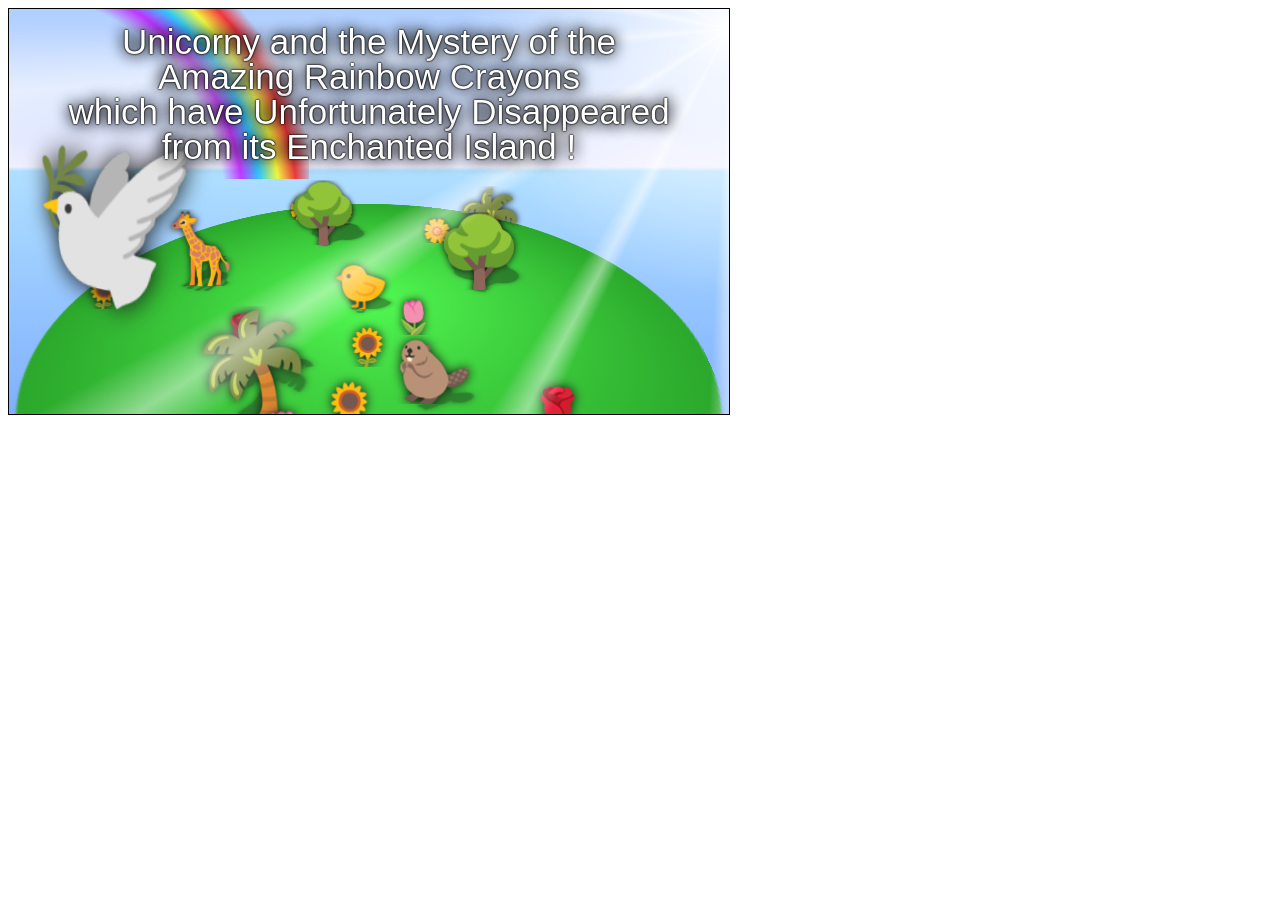
<file: old/index.html>
﻿<!doctype html>
<link rel=stylesheet href=style.css>
<script src=helpers.js></script>
<div id=viewport>
  <div id=rainbow><div></div></div>
  <div id=camera>
    <div id=scene></div>
  </div>
  <div id=sun></div>
  <div id=fade></div>
  <div id=hud>
    <div id=unicorn>🦄</div>
    <div id=crayon1></div>
    <div id=crayon2></div>
    <div id=crayon3></div>
    <button id=prologue>Prologue</button>
    <button id=play>Play</button>
  </div>
  <div id=title>Unicorny and the Mystery of the<br>Amazing Rainbow Crayons<br>which have Unfortunately Disappeared<br> from its Enchanted Island !</div>
</div>


<script>
C.plane({n:"island",w:400,h:400,css:"circle island"});

items = [{x:-121,y:22},{x:65,y:-116},{x:-15,y:121},{x:68,y:-40},{x:-69,y:-75},{x:91,y:147},{x:-170,y:-54},{x:61,y:84},{x:-5,y:13},{x:-7,y:167},{x:21,y:68},{x:-50,y:79},{x:-163,y:71},{x:37,y:30},{x:20,y:-110},{x:29,y:113},{x:119,y:84},{x:-72,y:-122},{x:9,y:140},{x:-115,y:-120}];

for(i = 0; i < 20; i++){
  x = items[i].x;
  y = items[i].y;
  if(i == 0){
    C.sprite({x,y,w:90,h:110,rx:90,html:"<div>🦒",css:"e big animal"});
    C.plane({x:x-5,y,w:90,h:100,rx:0,html:"🦒",css:"e big animal shadow"});
  }
  else if(i < 3){
    C.sprite({x,y,w:90,h:105,rx:90,html:"🌴",css:"e tree"});
    C.plane({x:x-10,y:y-5,w:90,h:100,rx:0,html:"🌴",css:"e tree shadow"});
  }
  else if(i < 5){
    C.sprite({x,y,w:90,h:110,rx:90,html:"🌳",css:"e tree"});
    C.plane({x,y,w:90,h:110,rx:0,html:"🌳",css:"e tree shadow"});
  }
  else if(i <= 8){
    C.sprite({x,y,w:30,h:65,rx:90,html:("<div>"+[..."🐤🦫️🪿"][8-i]),css:"e animal"});
    C.plane({x,y,w:30,h:60,rx:0,html:[..."🐤🦫️🪿"][8-i],css:"e animal shadow"});
  }
  else {
    C.sprite({x,y,w:20,h:45,rx:90,html:[..."🌻🌹🌻🌷🌼️"][i%5],css:"e flower"});
  }
}
C.sprite({x:300,y:10,w:90,h:40,rx:90,html:"<div>🐋",css:"e big animal"});
C.plane({x:30,y:220,z:140,w:90,h:40,rx:-70,html:"<div id=b2>🕊️",css:"e animal bird"});
C.camera({z:-500,y:-60,rx:70,rz:200-45});
rz = 20;
setTimeout("C.camera({rz});",10);
setInterval("rz+=45;C.camera({rz})",2000);
onload = () => {
  document.body.insertAdjacentHTML("beforeEnd","<style>#scene , .sprite, .shadow { transition: 2s linear }");
  fade.style.transition = "background 2s";
  setTimeout(()=>{
    title.style.top = "0px";
    title.style.lineHeight = "35px";
    fade.style.background = "#fff1";
    C.camera({z:-160});
  }, 500);
  setTimeout(()=>{
    hud.style.top = "0px";
  }, 11000);
  
  crayon1.innerHTML = crayon("#f33030");
  crayon2.innerHTML = crayon("#25902e");
  crayon3.innerHTML = crayon("#9e3ec9");
}

prologue.onclick = () => location = "prologue.html";
play.onclick = () => {
  fade.style.background = "#000";
  hud.style.top = "400px";
  title.style.top = "-500px";
  setTimeout(()=>{
    location = "intro.html";
  }, 3000);
}
</script>
</file>
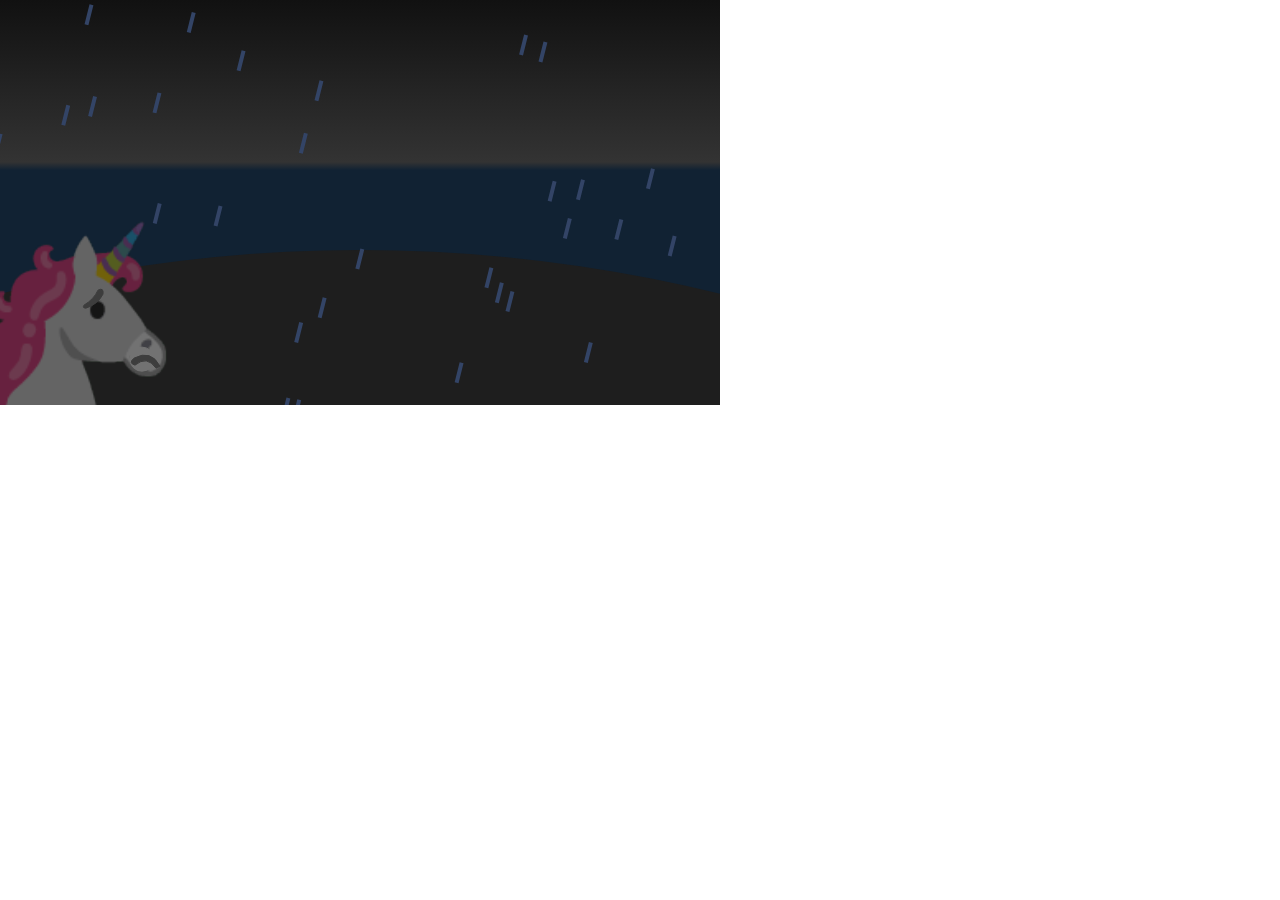
<file: game.html>
﻿<!doctype html>
<link rel=stylesheet href=style.css>
<script src=helpers.js></script>
<script src=svg.js></script>
<script src=story.js></script>
<div id=sky1></div>
<div id=sky2></div>
<div id=sun style=opacity:0></div>
<canvas width=720 height=405 id=e></canvas>
<canvas width=720 height=405 id=a></canvas>
<canvas width=720 height=405 id=b></canvas>
<div id=ok>OK</div>
<div id=text2>Unicorny's island had become a desert...</div>
<div id=fade></div>
<canvas id=tmp width=720 height=405 style="top:405px"></canvas>
<style>
#tmp { display: none }
</style>
<script>
// drawings
drawings = {};
paths = [[]];

patches = [];
for(i = 0; i < 100; i++){
  patches.push({x:1400+Math.random()*1800, y: 250+Math.random() * 160});
}

// game loop
onload = () => {

  // tmp
  imgsun = createDrawing();

  c=a.getContext("2d"); // board, path
  d=b.getContext("2d"); // crayon / instructions / ok
  f=e.getContext("2d"); // game, drawings
  
  // start animations
  start();
  
  // loop
  setInterval(()=>{
  
    // count frames, scroll
    frame++;
    if(scrolling) scroll++;
 
    // disable cursor when a crayon is visible
    if(b.style.opacity == 1) b.style.cursor = "none";
    else b.style.cursor = "pointer";
    
    // unicorn head offset Y
    uoffsety = 190 + (Math.cos(scroll/10) * 15);
    
    // reset game canvas
    e.width ^= 0; 
    
    // draw:
    
    // ground
    f.beginPath();
    if(story < 7){
      f.fillStyle = "rgb(30,30,30)";
    }
    if(story >= 7){
      if(frame < 200) {
        //console.log((40-(200 - frame))/40, lerpRGB("rgb(30,30,30)","rgb(100,221,72)", (40-(200 - frame))/40));
        f.fillStyle = lerpRGB("rgb(30,30,30)","rgb(52,89,13)", (40-(200 - frame))/40);
      }
      else {
        f.fillStyle = "rgb(52,89,13)";
      }
    }
    
    f.arc(360,1750,1500, 0, 7);
    f.fill();
    f.closePath();
    
    // dead tree
    f.font = "150px emoji";
    f.save();
    if(story < 4) f.filter = "brightness(5%)";
    f.translate(1080 - scroll * 3,260);
    f.scale(1.5,1.5);
    f.fillText("🪾", 0, 0);
    f.restore();
    var d, realx;
    
    // all the grass
    if(story == 7){
      for(var i of patches){
        f.save();
        realx = i.x - scroll * 3;
        d = Math.abs(realx - 260) / 260;
        f.translate(
          realx,
          i.y - Math.cos(d) * 40
        );
        f.scale(.2, .2);
        f.globalAplha = 0;
        if(frame < 200){
          //console.log(frame, (40-(200 - frame))/40);
          f.globalAlpha = (40-(200 - frame))/40;
        }
        f.drawImage(imgpatch, 0, 0);
        f.restore();
      }
    }
    
    // froggy
    if(story >= 4){
      f.font = "80px emoji";
      f.save();
      f.translate(2000 - scroll * 3,280);
      f.scale(3, 3);
      f.drawImage(imgfrogbody, -38, -45);
      f.restore();
      f.save();
      f.translate(2000 - scroll * 3,260);
      f.scale(1,1);
      f.fillText("🐸", -10, 40);
      f.restore();
      
    }
    
    // yellow crayon (in game)
    f.save();
    f.translate(1500-scroll*3,220);
    f.scale(1, 1);
    if(story < 3){
      f.drawImage(yellow, 0, 0);
    }
    if(story == 3){
      f.rotate(frame < 50 ? (frame/50 * .5) : .5); 
      if(frame < 50){
        f.drawImage(yellow, 0, 0 - ((frame < 50) ? (frame * 4) : 200));
      }
      else if(frame < 100){
        f.drawImage(yellow, 0 + Math.random() * 15, -200 + Math.random() * 15);
      }
      else if(frame < 150){
        f.drawImage(yellow, 0, -200 - ((frame-100) * 6));
      }
    }
    f.restore();
    
    // green crayon (in game)
    f.save();
    f.translate(2170-scroll*3,220);
    f.scale(1, 1);
    if(story < 6){
      f.drawImage(green, 0, 0);
    }
    if(story == 6){
      f.rotate(frame < 50 ? (frame/50 * -.85) : -.85); 
      if(frame < 50){
        f.drawImage(green, 0 - ((frame < 50) ? (frame * 4) : 200), 0);
      }
      else if(frame < 100){
        f.drawImage(green, -230 + Math.random() * 15, 0 + Math.random() * 15);
      }
      else if(frame < 150){
        f.drawImage(green, -230, 0 + ((frame-100) * 6));
      }
    }
    f.restore();
    
    // rain
    if(story <= 3){
      f.beginPath();
      f.lineWidth = 4;
      f.strokeStyle = "#346";
      for(i = 30; i--;){
        f.moveTo(x = Math.random()*720, y = Math.random()*405)
        f.lineTo(x-5,y+20);
      }
      f.stroke();
      f.closePath();
    }
    
    // sun
    if(story >= 3){
      f.save();
      f.translate(450,10);
      f.scale(.5, .5);
      if(story == 3){
        if(frame > 50){
          f.globalAlpha = ((frame < 150) ? ((frame - 50) / 110) : 1);
          f.drawImage(imgsun, 30, -90);
        }
      }
      else {
        f.drawImage(imgsun, 30, -90);
      }
      f.restore();
    }
    
    // grass
    if(story >= 6){
      f.save();
      f.translate(1850-scroll*3,270);
      f.scale(.4, .4);
      if(story == 6){
        if(frame > 50){
          //console.log(frame, ((frame < 150) ? ((frame - 50) / 100) : 1));
          f.globalAlpha = ((frame < 150) ? ((frame - 50) / 100) : 1);
          f.drawImage(imgpatch, 140, -20);
        }
      }
      else {
        f.drawImage(imgpatch, 140, -20);
      }
      f.restore();
    }
    
    // unicorn head
    f.font = "150px emoji";
    f.save();
    f.translate(196+uoffsetx,200+uoffsety);
    f.scale(-1.2,1.2);
    if(story < 4) f.filter = "brightness(45%)";
    f.fillText("🦄", 0, 0+ Math.sin(frame/20)*4);
    f.restore();
    
    // emotions:
    // sad
    if(story == 0){
      // sad
      f.save();
      f.translate(131+uoffsetx,160+uoffsety);
      f.scale(1,1);
      if(story < 4) f.filter = "brightness(45%)";
      f.drawImage(imgmouth, -14, -10+ Math.sin(frame/20)*4);
      f.drawImage(imgfrown, -42, -53+ Math.sin(frame/20)*4);
      f.restore();
    }
    
    // surprised
    if(story == 1){
      f.save();
      f.translate(131+uoffsetx,160+uoffsety);
      f.scale(1,1);
      if(story < 4) f.filter = "brightness(45%)";
      f.drawImage(imgmoutho, -14, -10+ Math.sin(frame/20)*4);
      f.drawImage(imgfrown, -42, -58+ Math.sin(frame/20)*4);
      f.restore();
    }
    
    // story progress:
    // 3 => 4
    if(story == 3 && frame == 150){
      setTimeout(()=>{story = 4; story4();}, 2000);
      sky2.style.opacity = 0;
      sun.style.opacity = .5;
    }
    
    // 6 => 7
    if(story == 6 && frame == 100){
      setTimeout(()=>{story = 7; story7();}, 2000);
    }
    
    
  }, 33);
  
  
}

// draw with mouse
onmousemove = (e) => {
  if(!window["c"]) return;
  b.width ^= 0;
  var x = e.pageX;
  var y = e.pageY;
  
  c.beginPath();
  c.rect(100+5, 50+5, 500-10, 300-10);
  c.closePath();
  
  // yellow path
  if(mousedown && story == 2){
    if(c.isPointInPath(x, y)){
      paths[paths.length - 1].push({x,y});
      currentpath = paths[paths.length-1];
      if(currentpath.length > 1){
        drawCrayon(
          currentpath[currentpath.length - 2].x,
          currentpath[currentpath.length - 2].y,
          currentpath[currentpath.length - 1].x,
          currentpath[currentpath.length - 1].y,
          15,
          "#e4cb07"
        );
      }
    }
    else{
      if(paths[paths.length-1].length > 0)
        paths.push([]);
    }
    if(paths.flat().length > 50){
      ok.style.opacity = 1;
    }
  }
  
  // green path
  if(mousedown && story == 5){
    if(c.isPointInPath(x, y)){
      paths[paths.length - 1].push({x,y});
      currentpath = paths[paths.length-1];
      if(currentpath.length > 1){
        drawCrayon(
          currentpath[currentpath.length - 2].x,
          currentpath[currentpath.length - 2].y,
          currentpath[currentpath.length - 1].x,
          currentpath[currentpath.length - 1].y,
          15,
          "green"
        );
      }
    }
    else{
      if(paths[paths.length-1].length > 0)
        paths.push([]);
    }
    if(paths.flat().length > 50){
      ok.style.opacity = 1;
    }
  }

  // yellow crayon (over the board)
  if(story == 2){
    d.font = "20px Calibri, sans-serif";
    d.fillStyle = "#fff";
    d.save();
    d.translate(x,y);
    d.rotate(-.2);
    d.scale(.9, .9);
    d.drawImage(yellow, -30, -10);
    d.restore();
  }
  
  // green crayon (over the board)
  if(story == 5){
    d.font = "20px Calibri, sans-serif";
    d.fillStyle = "#fff";
    d.save();
    d.translate(x,y);
    d.rotate(-.2);
    d.scale(.9, .9);
    d.drawImage(green, -30, -10);
    d.restore();
  }
  
}

// mouse events
mousedown = 0;
onmousedown = () => { 
  mousedown = 1;
  if(paths[paths.length-1].length > 0)
    paths.push([]);
}
onmouseup = () => mousedown = 0;

// ok button
ok.onclick = () => {
  if(paths.flat().length > 50){
  
    // sun
    if(story == 2){
      imgsun = createDrawing(paths);
      a.style.top = "-405px";
      story = 3;
      frame = 0;
      ok.style.opacity = 0;
    }
    
    // grass
    if(story == 5){
      imgpatch = createDrawing(paths, "green");
      a.style.top = "-405px";
      story = 6;
      frame = 0;
      ok.style.opacity = 0;
    }
  }
}


</script>
</file>
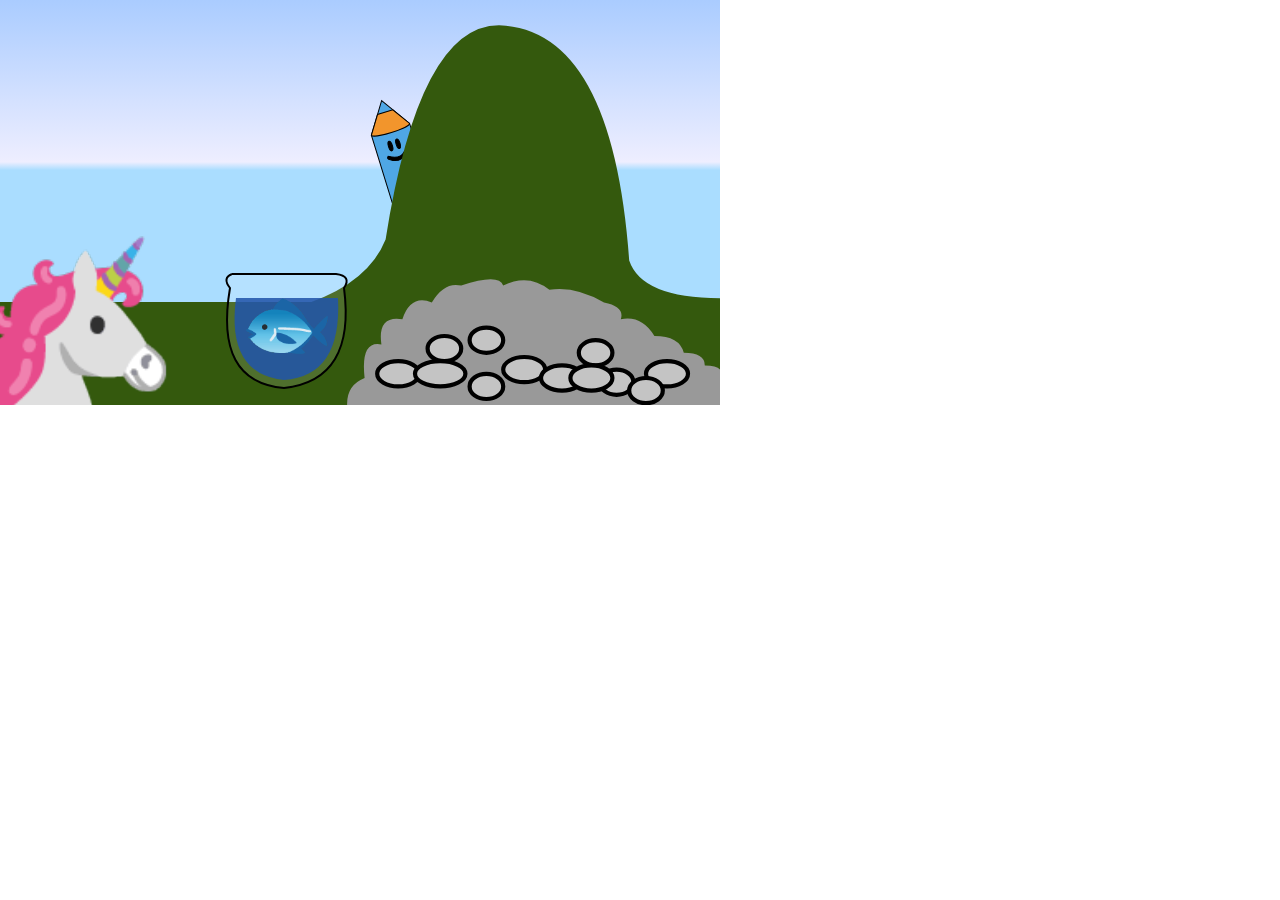
<file: game2.html>
﻿<!doctype html>
<link rel=stylesheet href=style.css>
<script src=helpers.js></script>
<script src=svg.js></script>
<script src=story.js></script>
<script src=story2.js></script>
<div id=sky1></div>
<div id=sky2></div>
<div id=sun style=opacity:0></div>
<canvas width=720 height=405 id=e></canvas>
<canvas width=720 height=405 id=a></canvas>
<canvas width=720 height=405 id=b></canvas>
<div id=ok>OK</div>
<div id=text2></div>
<div id=fade></div>
<canvas id=tmp width=720 height=405 style="top:405px"></canvas>
<style>
#tmp { display: none }
</style>
<script>
// drawings
drawings = {};
paths = [[]];

patches = [];
for(i = 0; i < 100; i++){
  patches.push({x:1400+Math.random()*1800, y: 220+Math.random() * 160});
}

// game loop
onload = () => {

  // tmp
  imgsun = createDrawing();

  c=a.getContext("2d"); // board, path
  d=b.getContext("2d"); // crayon / instructions / ok
  f=e.getContext("2d"); // game, drawings
  
  // start animations
  start2();
  
  // loop
  setInterval(()=>{
  
    // count frames, scroll
    frame++;
    if(scrolling) scroll++;
 
    // disable cursor when a crayon is visible
    if(b.style.opacity == 1) b.style.cursor = "none";
    else b.style.cursor = "pointer";
    
    // unicorn head offset Y
    uoffsety = 190 + (Math.sin(scroll/10) * 15);
    
    // reset game canvas
    e.width ^= 0; 
    
    // draw:
    
    if(story2 < 5){
    
      // sun
      f.save();
      f.translate(450,10);
      f.scale(.5, .5);
      f.drawImage(imgsun, 30, -90);
      f.restore();
      
      // ground
      f.fillStyle = "#34590d";
      f.fillRect(0,302, 720, 405);
      
      // blue crayon (in game)
      f.save();
      f.translate(350,100);
      f.rotate(-.3);
      f.scale(1, 1);
      
      if(story2 == 2){
        if(frame <= 50){
          f.drawImage(blue, 0 - Math.random() * 15, 0 - Math.random() * 15);
        }
        else if(frame > 50){
          f.drawImage(blue, 0-(frame-50), 0-(frame-50)*3);
        }
        else {
          f.drawImage(blue, 0, 0);
        }
      }
      else if(story2 < 2){
        f.drawImage(blue, 0, 0);
      }
      f.restore();
      
      // mountain
      f.save();
      f.translate(310,0);
      f.scale(4.2, 4.2);
      f.drawImage(imgmountain, 0, 0);
      f.restore();
      
      // mountain2 (waterfall svg)
      if(story2 >= 2){
        f.save();
        f.translate(312,0);
        f.scale(4.2, 4.2);
        if(story2 == 2){
          if(frame > 150){
            //f.globalAlpha = ((frame < 250) ? ((frame - 150) / 100) : 1);
            f.drawImage(
              imgmountain2,
              0, 0, 100, Math.min(frame - 150, 100),  // crop source
              0, 0, 100, Math.min(frame - 150, 100)   // crop dest
            );
          }
        }
        else {
          f.drawImage(imgmountain2, 0, 0);
        } 
        f.restore();
      }
      
      // bowl
      f.save();
      f.translate(190,220);
      f.scale(2, 2);
      f.drawImage(imgbowl, 0, 0);
      f.restore();
      
      // waterfall
      if(story2 >= 2){
        f.save();
        f.translate(60,0);
        f.scale(1.2, 1.2);
        if(story2 == 2){
          if(frame > 50){
            f.globalAlpha = ((frame < 150) ? ((frame - 50) / 110) : 1);
            f.drawImage(imgwaterfall, 0, 0);
          }
        }
        else {
          f.drawImage(imgwaterfall, 0, 0);
        }
      }
      f.restore();
      
      // blubbly
      f.font = "150px emoji";
      blubblyY = 0;
      f.save();
      f.translate(240,350);
      f.scale(.5,.5);
      if(story2 >= 2){
        if(story2 == 2 && frame > 230 && frame < 290){
          blubblyY = Math.sin((frame-230)/20)*200;
          //console.log(frame, blubblyY);
        }
        if(story2 == 2 && frame > 230){
          f.fillText("🐟", 0 + (frame-230) * 4, 0 - blubblyY + Math.cos(frame/6)*8);
        }
        else if(story2 == 2) {
          f.fillText("🐟", 0, 0 + Math.cos(frame/6)*8);
        }
      }
      else {
        f.fillText("🐟", 0, 0 + Math.cos(frame/6)*8);
      }
      f.restore();
      
      // orange crayon (in game)
      f.save();
      if(story2 >= 3){
        if(story2 == 3 && frame < 50){
          beavyX = 800;
        }
        else if(story2 == 3 && frame >= 50 && frame < 150){
          beavyX = 800 - (frame - 50) * 3;
        }
        else if(story2 >= 3){
          beavyX = 500;
        }
      }
      f.translate(beavyX,350);
      f.scale(.7, .7);
      f.drawImage(orange, 130, -120);
      f.restore();
      
      // beavy
      beavyX = 770;
      f.save();
      if(story2 >= 3){
        if(story2 == 3 && frame < 50){
          beavyX = 770;
        }
        else if(story2 == 3 && frame >= 50 && frame < 150){
          beavyX = 770 - (frame - 50) * 3;
        }
        else if(story2 >= 3){
          beavyX = 470;
        }
      }
      f.translate(beavyX,350);
      f.scale(.7,.7);
      f.fillText("🦫", 0, 0 + Math.cos(frame/6)*8);
      f.restore();
      
      // unicorn head
      f.font = "150px emoji";
      f.save();
      f.translate(196+uoffsetx,200+uoffsety);
      f.scale(-1.2,1.2);
      f.fillText("🦄", 0, 0 + Math.sin(frame/20)*4);
      f.restore();
    }
    else if(story2 == 5){
    
      // ground
      f.fillStyle = "#74994d";
      f.fillRect(0,0, 720, 405);
      
      // river
      f.save();
      f.translate(0,-130);
      f.scale(7.3, 7.3);
      f.drawImage(imgriver, 0, 0);
      f.restore();
      
      // unicorn head
      f.font = "50px emoji";
      f.save();
      f.translate(50 + frame*2.5,40 + frame);
      f.scale(-1,1);
      f.fillText("🦄", 0, 0 + Math.sin(frame/20)*4);
      f.restore();
      
      // boat
      f.save();
      f.translate(-250 + frame*2.5,-110 + frame);
      f.scale(.8, .8);
      f.drawImage(imgboat, 0, 0 + Math.sin(frame/20)*4);
      f.restore();
    }
    
  }, 33);
}

// draw with mouse
onmousemove = (e) => {
  if(!window["c"]) return;
  b.width ^= 0;
  var x = e.pageX;
  var y = e.pageY;
  
  c.beginPath();
  c.rect(100+5, 50+5, 500-10, 300-10);
  c.closePath();
  
  // blue path
  if(mousedown && story2 == 1){
    if(c.isPointInPath(x, y)){
      paths[paths.length - 1].push({x,y});
      currentpath = paths[paths.length-1];
      if(currentpath.length > 1){
        drawCrayon(
          currentpath[currentpath.length - 2].x,
          currentpath[currentpath.length - 2].y,
          currentpath[currentpath.length - 1].x,
          currentpath[currentpath.length - 1].y,
          15,
          "#4fa7e5"
        );
      }
    }
    else{
      if(paths[paths.length-1].length > 0)
        paths.push([]);
    }
    if(paths.flat().length > 150){
      ok.style.opacity = 1;
    }
  }
  
  // blue crayon (over the board)
  if(story2 == 1){
    d.font = "20px Calibri, sans-serif";
    d.fillStyle = "#fff";
    d.save();
    d.translate(x,y);
    d.rotate(-.2);
    d.scale(.9, .9);
    d.drawImage(blue, -30, -10);
    d.restore();
  }
  
  // orange path
  if(mousedown && story2 == 4){
    if(c.isPointInPath(x, y)){
      paths[paths.length - 1].push({x,y});
      currentpath = paths[paths.length-1];
      if(currentpath.length > 1){
        drawCrayon(
          currentpath[currentpath.length - 2].x,
          currentpath[currentpath.length - 2].y,
          currentpath[currentpath.length - 1].x,
          currentpath[currentpath.length - 1].y,
          15,
          "orange"
        );
      }
    }
    else{
      if(paths[paths.length-1].length > 0)
        paths.push([]);
    }
    if(paths.flat().length > 150){
      ok.style.opacity = 1;
    }
  }
  
  // orange crayon (over the board)
  if(story2 == 4){
    d.font = "20px Calibri, sans-serif";
    d.fillStyle = "#fff";
    d.save();
    d.translate(x,y);
    d.rotate(-.2);
    d.scale(.9, .9);
    d.drawImage(orange, -30, -10);
    d.restore();
  }
}

// mouse events
mousedown = 0;
onmousedown = () => { 
  mousedown = 1;
  if(paths[paths.length-1].length > 0)
    paths.push([]);
}
onmouseup = () => mousedown = 0;

// ok button
ok.onclick = () => {
  if(paths.flat().length > 150){
  
    // waterfall
    if(story2 == 1){
      imgwaterfall = createDrawing(paths, "#4fa7e5");
      a.style.top = "-405px";
      story2 = 2;
      story2_2();
      frame = 0;
      ok.style.opacity = 0;
      b.style.opacity = 0;
    }
    
    // boat
    if(story2 == 4){
      imgboat = createDrawing(paths, "orange");
      a.style.top = "-405px";
      ok.style.opacity = 0;
      b.style.opacity = 0;
      fade.style.display = "block";
      setTimeout(()=>{fade.style.background = "#000"}, 1500);
      setTimeout(()=>{story2 = 5; frame = 0; story2_5(); }, 2500);
    }
  }
}


</script>
</file>
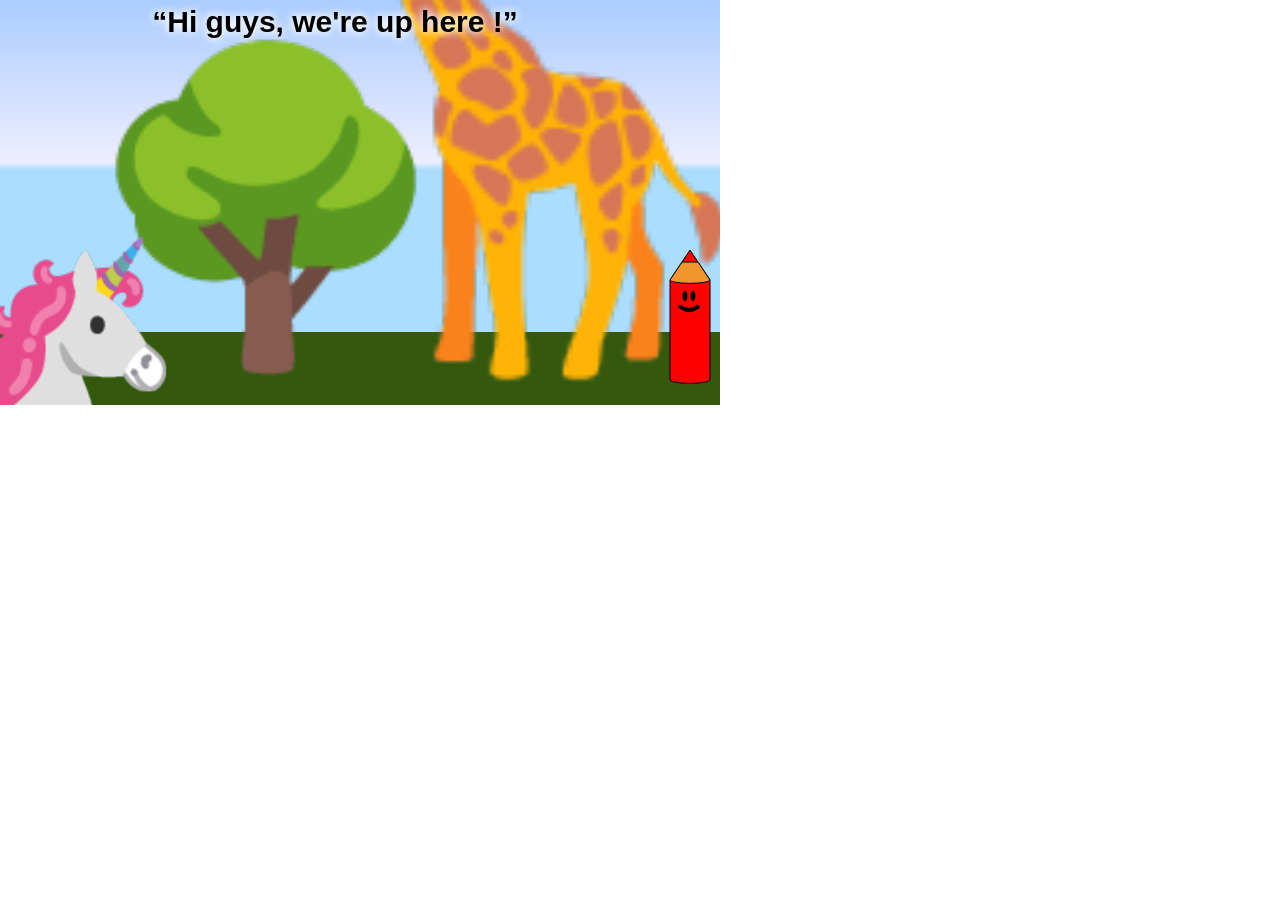
<file: game3.html>
﻿<!doctype html>
<link rel=stylesheet href=style.css>
<script src=helpers.js></script>
<script src=svg.js></script>
<script src=story.js></script>
<script src=story2.js></script>
<script src=story3.js></script>
<div id=sky1></div>
<div id=sky2></div>
<div id=sun style=opacity:0></div>
<canvas width=720 height=405 id=e></canvas>
<canvas width=720 height=405 id=a></canvas>
<canvas width=720 height=405 id=b></canvas>
<div id=ok>OK</div>
<div id=text2></div>
<div id=crayons></div>
<div id=resetb>Reset</div>
<div id=fade></div>
<canvas id=tmp width=720 height=405 style="top:405px"></canvas>
<style>
#tmp { display: none }
</style>
<script>
// drawings
drawings = {};
paths = [[]];

patches = [];
flowers = [{x:559,y:299},{x:602,y:329},{x:215,y:302},{x:335,y:309},{x:513,y:269},{x:675,y:305},{x:130,y:250}];
for(i = 0; i < 100; i++){
  patches.push({x:1400+Math.random()*1800, y: 220+Math.random() * 160});
}

ghY = 0;
s3oy = 15;

// game loop
onload = () => {

  // tmp
  imgsun = createDrawing();

  c=a.getContext("2d"); // board, path
  d=b.getContext("2d"); // crayon / instructions / ok
  f=e.getContext("2d"); // game, drawings
  
  // start animations
  start3();
  
  // loop
  setInterval(()=>{
  
    // count frames, scroll
    frame++;
    if(scrolling) scroll++;
    
    if(story3 == 4 && frame < 50){
      s3oy --;
    }
 
    // disable cursor when a crayon is visible
    if(b.style.opacity == 1 && story3 != 6) b.style.cursor = "none";
    else b.style.cursor = "pointer";
    
    // unicorn head offset Y
    uoffsety = 190 + (Math.sin(scroll/10) * 15);
    
    // reset game canvas
    e.width ^= 0; 
    
    // draw:
    
    // sun
    f.save();
    f.translate(450,10);
    f.scale(.5, .5);
    f.drawImage(imgsun, 30, -90);
    f.restore();
    
    // ground
    f.fillStyle = "#34590d";
    f.fillRect(0,302+s3oy*2, 720, 405);
 
    if(story3 < 5){
    
      // tree
      f.font = "150px emoji";
      f.save();
      f.scale(2,2);
      f.translate(40,140+s3oy);
      f.fillText("🌳", 0, 0);
      f.restore();
      
          
      // girafy
      f.font = "200px emoji";
      f.save();
      f.scale(2.5,2.5);
      f.translate(80,100+s3oy/1.5);
      f.fillText("🦒", 0, 0);
      f.restore();
      
      // red crayon (in game)
      f.save();
      f.translate(310,360+s3oy*2);
      f.scale(1, 1);
      f.drawImage(red, 350, -150);
      f.restore();
      
      // apple
      if(story3 == 2){
      
        f.save();
        f.translate(200,90);
        f.scale(.4, .4);
        if(story3 == 2){
          if(frame > 300){
            f.globalAlpha = 0;
          }
          if(frame > 200){
            f.globalAlpha = 1-((frame - 200)/100);
          }
          else if(frame > 20){
            f.globalAlpha = (frame - 20)/100;
          }

          else {
            f.globalAlpha = 0;
          }
        }
        f.drawImage(imgapple, 0, 0);
        f.restore();
      }
      
      // girafy head
      if(story3 >= 2){
        if(story3 == 2){
          if(frame > 120 && ghY < 80){
            ghY++;
          }
        }
        f.font = "200px emoji";
        f.save();
        f.scale(2.6,2.6);
        f.translate(270,-120+ghY*1.4+s3oy/1.7);
        f.rotate(-2.5);
        f.fillText("🦒", 0, 0);
        f.restore();
      }
      
      // purple
      if(story3 >= 2){
        if(story3 == 2){
        }
        f.save();
        if(story3 == 4 && frame >= 50 && frame < 150){
          f.translate(240,-270+ghY*3.5+s3oy*2+(frame-50)*2.5);
        }
        else if(story3 == 4 && frame >= 150){
          f.translate(240,-270+ghY*3.5+s3oy*2 + 250);
        }
        else {
          f.translate(240,-270+ghY*3.5+s3oy*2);
        }
        
        f.scale(.5,.5);
        f.drawImage(purple, 0, 0);
        f.restore();
      }
      
      // chick
      if(story3 >= 2){
        f.font = "80px emoji";
        f.save();
        f.scale(1,1);
        if(story3 == 4 && frame >= 50 && frame < 150){
          f.translate(190,-175+ghY*3.5+s3oy*2+(frame-50)*2.5);
        }
        else if(story3 == 4 && frame >= 150){
          f.translate(190,-175+ghY*3.5+s3oy*2+250);
        }
        else {
          f.translate(190,-175+ghY*3.5+s3oy*2);
        }
        f.fillText("🐤", 0, 0);
        f.restore();
      }
      
      // flowers
      if(story3 >= 4){
        f.save();
        if(story3 == 4 && frame >= 50 && frame < 150){
          f.globalAlpha = (frame - 50) / 100;
        }
        else if(story3 == 4 && frame < 50){
          f.globalAlpha = 0;
        }
        else f.globalAlpha = 1;
        for(i of flowers){
          f.save();
          f.translate(i.x-50, i.y);
          f.scale(.2, .2);
          f.drawImage(imgflower, 0, 0);
          //f.font = "120px Arial";
          //f.fillText(i.x + " " + i.y, 0, 0);
          f.restore();
        }
        f.restore();
      }
    }
    
    else if(story3 >= 5){
    
      // chick
      f.font = "80px emoji";
      f.save();
      if(story3 == 5 && frame < 230){
        f.translate(220 + frame * 1.5 ,290 - Math.abs(Math.cos(frame/10)*15));
      }
      else {
        f.translate(220 + 230 * 1.5 ,290 - Math.abs(Math.cos(230/10)*15));
      }
      f.scale(-1,1);
      f.fillText("🐤", 0, 0);
      f.restore();
      
      // indigo
      f.save();
      f.translate(630,140);
      f.rotate(.2);
      f.scale(.7,.7);
      f.drawImage(indigo, 0, 0);
      f.restore();
      
      // goose
      f.font = "150px emoji";
      f.save();
      f.translate(520,270);
      f.scale(1,1);
      f.fillText("🪿", 0, 0);
      f.restore();
    }
    
    // unicorn head
    f.font = "150px emoji";
    f.save();
    f.translate(196+uoffsetx,200+uoffsety);
    f.scale(-1.2,1.2);
    f.fillText("🦄", 0, 0 + Math.sin(frame/20)*4);
    f.restore();

  }, 33);
}

// draw with mouse
onmousemove = (e) => {
  if(!window["c"]) return;
  b.width ^= 0;
  var x = e.pageX;
  var y = e.pageY;
  
  c.beginPath();
  c.rect(100+5, 50+5, 500-10, 300-10);
  c.closePath();
  
  // red path
  if(mousedown && story3 == 1){
    if(c.isPointInPath(x, y)){
      paths[paths.length - 1].push({x,y});
      currentpath = paths[paths.length-1];
      if(currentpath.length > 1){
        drawCrayon(
          currentpath[currentpath.length - 2].x,
          currentpath[currentpath.length - 2].y,
          currentpath[currentpath.length - 1].x,
          currentpath[currentpath.length - 1].y,
          15,
          "red"
        );
      }
    }
    else{
      if(paths[paths.length-1].length > 0)
        paths.push([]);
    }
    if(paths.flat().length > 50){
      ok.style.opacity = 1;
    }
  }
  
  // red crayon (over the board)
  if(story3 == 1){
    d.font = "20px Calibri, sans-serif";
    d.fillStyle = "#fff";
    d.save();
    d.translate(x,y);
    d.rotate(-.2);
    d.scale(.9, .9);
    d.drawImage(red, -30, -10);
    d.restore();
  }
  
  // purple path
  if(mousedown && story3 == 3){
    if(c.isPointInPath(x, y)){
      paths[paths.length - 1].push({x,y});
      currentpath = paths[paths.length-1];
      if(currentpath.length > 1){
        drawCrayon(
          currentpath[currentpath.length - 2].x,
          currentpath[currentpath.length - 2].y,
          currentpath[currentpath.length - 1].x,
          currentpath[currentpath.length - 1].y,
          15,
          "purple"
        );
      }
    }
    else{
      if(paths[paths.length-1].length > 0)
        paths.push([]);
    }
    if(paths.flat().length > 50){
      ok.style.opacity = 1;
    }
  }
  
  // purple crayon (over the board)
  if(story3 == 3){
    d.font = "20px Calibri, sans-serif";
    d.fillStyle = "#fff";
    d.save();
    d.translate(x,y);
    d.rotate(-.2);
    d.scale(.9, .9);
    d.drawImage(purple, -30, -10);
    d.restore();
  }
  
  // rainbow path
  if(mousedown && story3 == 6 && currentcrayon != ""){
    if(c.isPointInPath(x, y)){
      paths[paths.length - 1].push({x,y,color:currentcrayon});
      currentpath = paths[paths.length-1];
      if(currentpath.length > 1){
        drawCrayon(
          currentpath[currentpath.length - 2].x,
          currentpath[currentpath.length - 2].y,
          currentpath[currentpath.length - 1].x,
          currentpath[currentpath.length - 1].y,
          15,
          currentcrayon
        );
      }
    }
    else{
      if(paths[paths.length-1].length > 0)
        paths.push([]);
    }
    if(paths.flat().length > 50){
      ok.style.opacity = 1;
    }
    resetb.style.opacity = 1;
  }
  
  // rainbow crayons (over the board)
  if(story3 == 6){
    d.font = "20px Calibri, sans-serif";
    d.fillStyle = "#fff";
    d.save();
    d.translate(x,y);
    d.rotate(-.2);
    d.scale(.9, .9);
    if(currentcrayon != "") {
      d.drawImage(window[currentcrayon], -30, -10);
    }
    d.restore();
  }
}

// mouse events
mousedown = 0;
onmousedown = () => { 
  mousedown = 1;
  if(paths[paths.length-1].length > 0)
    paths.push([]);
}
onmouseup = () => mousedown = 0;

// ok button
ok.onclick = () => {
  if(paths.flat().length > 50){
  
    // apple
    if(story3 == 1){
      imgapple = createDrawing(paths, "red");
      a.style.top = "-405px";
      story3 = 2;
      story3_2();
      frame = 0;
      ok.style.opacity = 0;
      b.style.opacity = 0;
    }
    
    // flower
    if(story3 == 3){
      imgflower = createDrawing(paths, "purple");
      a.style.top = "-405px";
      story3 = 4;
      story3_4();
      frame = 0;
      ok.style.opacity = 0;
      b.style.opacity = 0;
    }
    
    // rainbow
    if(story3 == 6){
      imgflower = createDrawing(paths);
      a.style.top = "-405px";
      ok.style.opacity = 0;
      b.style.opacity = 0;
      crayons.style.opacity = 0;
      fade.style.display = "block";
      fade.style.opacity = 0;
      fade.style.background = "#000";
      setTimeout(()=>{fade.style.opacity = 1;}, 1000);
      setTimeout(()=>{story3 = 7; story3_7(); frame = 0;}, 2000);
    }
  }
}

resetb.onclick = () => {
  resetb.style.opacity = 0;
  paths = [[]];
  drawboard(7);
}


</script>
</file>
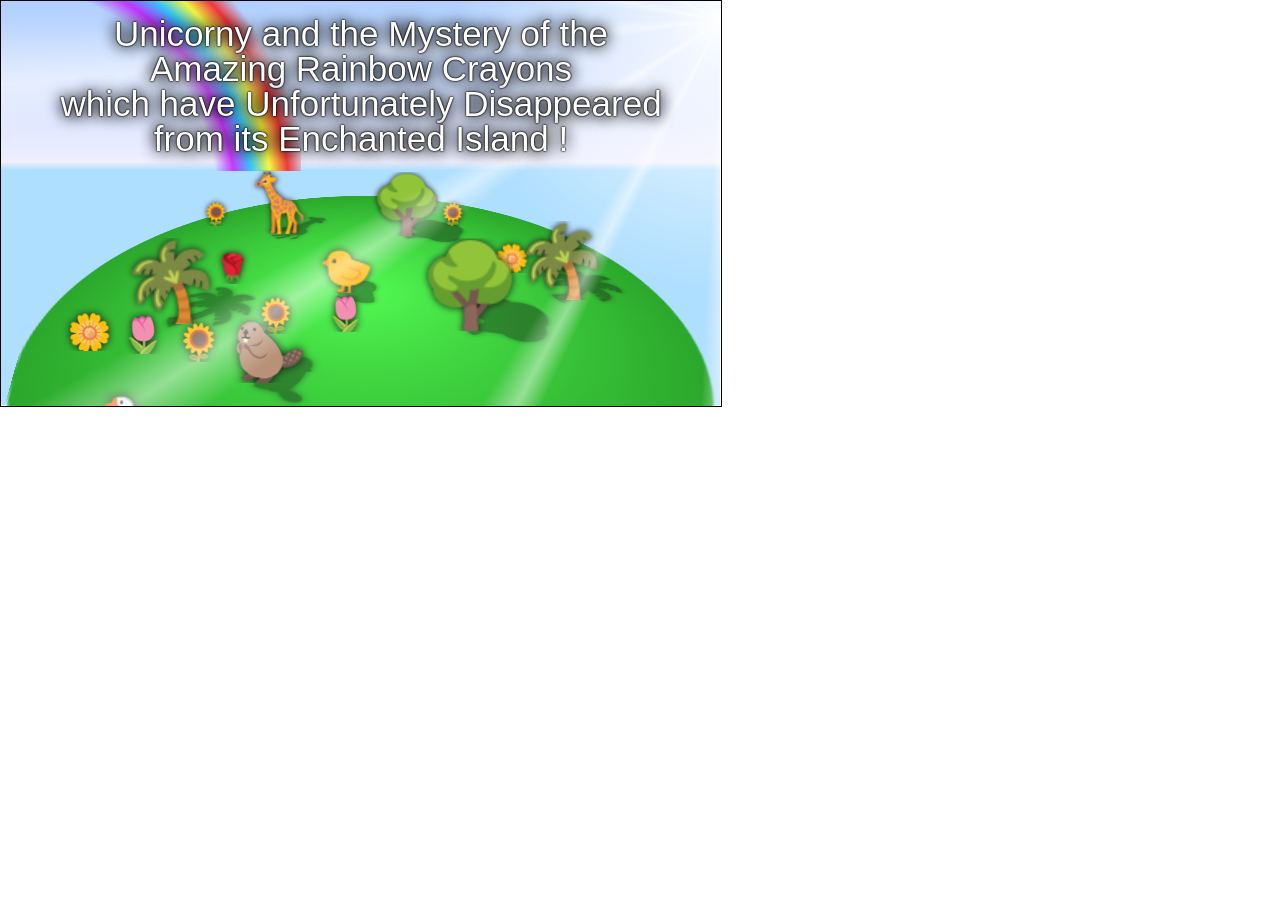
<file: index.min.html>
﻿<script>
ttfok=1;

document.write('<!doctype html><title>UNICORNY AND THE MYSTERY OF THE AMAZING RAINBOW CRAYONS...</title><link rel=icon href="data:image/svg+xml,<svg xmlns=%22http://www.w3.org/2000/svg%22 viewBox=%220 0 100 100%22><text x=%22-30%22 y=%2280%22 font-size=%2280%22>🌈</text><text x=%2210%22 y=%2280%22 font-size=%2280%22>🦄</text></svg>"><style>@keyframes float{0%,to{top:-5px;transform:rotate(-8deg)}50%{top:5px;transform:rotate(8deg)}}@keyframes wiggle{0%,to{transform:rotate(-3deg)}50%{transform:rotate(3deg)}}@keyframes firemove{0%,to{transform:translateY(-5px)}50%{transform:translateY(5px)}}${ ttfok?"@font-face{font-family:emoji;src:url(https://xem.github.io/ttf/N.ttf)}@font-face{font-family:comic;src:url(https://xem.github.io/ttf/C.ttf)}":""}body{background:#fff}*{user-select:none}#viewport{width:720px;height:405px;overflow:hidden;border:1px solid;position:absolute;top:0;left:0;perspective:500px}#viewport *{transform-style:preserve-3d;box-sizing:border-box}#camera{width:0;height:0;position:absolute;top:50%;left:50%}.circle{border-radius:50%}.e{font-face:emoji;font-size:40px;text-shadow:0 0 5px #000}.shadow{filter:contrast(0) brightness(0);opacity:.4}.big.animal,.tree{font-size:50px;text-align:center;overflow:hidden}.flower{font-size:20px}.animal{font-size:30px;text-align:center}.island{background:radial-gradient(#46fb46,#0b7c0b);transition:filter 1s}#rainbow,#rainbow.intro{width:700px;height:170px;overflow:hidden}#rainbow div{width:600px;height:400px;top:0;left:-300px;opacity:1;transition:opacity 4s;background:radial-gradient(circle,transparent 60%,rgba(192,0,255,.8) 65%,rgba(0,192,255,.8) 70%,rgba(255,255,0,.8) 75%,rgba(255,0,0,.8) 80%,transparent 85%)}#rainbow div,#sun,#sunw{position:absolute}#sunw{top:0;left:0;width:720px;height:405px;overflow:hidden}#sun{width:1600px;height:1400px;top:-680px;left:-80px;animation:wiggle 10s ease-in-out infinite;background:radial-gradient(circle,#fff 0,#fffb 5%,#fff0 25%),conic-gradient(#fff0 178deg,#fff7 180deg,#fff0 183deg,#fff0 198deg,#fff0 205deg,#fff7 208deg,#fff0 212deg,#fff0 225deg,#fff0 233deg,#fff7 237deg,#fff0 241deg,#fff0 250deg,#fff0 261deg,#fff7 265deg,#fff0 270deg,#fff0 277deg,#fff7 281deg,#fff0 286deg,#fff0 294deg,#fff7 297deg,#fff0 301deg,#fff0 307deg)}#b2{position:relative;animation:float 2s ease-in-out infinite}.animal div{animation:wiggle 2s ease-in-out infinite}#crayon1,#crayon2,#crayon3,#unicorntitle{font-size:180px;position:absolute;top:220px;left:540px;text-shadow:0 0 2px #000}#crayon1,#crayon2,#crayon3{font-size:110px;top:320px;left:440px;transform:scale(.8) rotate(-5deg)}#crayon2,#crayon3{top:318px;left:465px;transform:scale(.8) rotate(1deg)}#crayon3{top:330px;left:490px;transform:scale(.8) rotate(7deg)}#fade{background:#000;width:720px;height:405px;top:0;left:0;user-select:none;transition:all 1s}#fade,#hud,#title{position:absolute}#title{width:720px;top:400px;font:35px comic,cursive,Calibri,sans-serif;color:#fff;text-shadow:0 0 2px #000,0 0 2px #000,0 0 15px #000,0 0 15px #000;padding:15px;text-align:center;line-height:900px;transition:top 10s,line-height 10s}#hud{top:300px;transition:top 2s}#play,#prologue{border:2px solid;border-radius:5px;background:#def;padding:5px 15px;font:30px comic,cursive,Calibri,sans-serif;position:absolute;color:#f89;cursor:pointer;left:20px;top:173px}#play{top:230px}#unicorntitle,.animal,.flower,.tree{font-family:emoji}.crayon{font-size:30px;transition:all 6s}#rainbow.intro{transform:scale(4.2) translateX(92px) translateY(-10px)}#rainbow,#sun{transition:opacity 1s}#text,#unicorn{position:absolute}#unicorn{font-size:180px;top:220px;left:550px;text-shadow:0 0 2px #000}#text{width:720px;opacity:0;top:500px;transition:opacity 1s,top 3s,line-height 10s;color:#fff;text-align:center;font:25px comic,cursive,Calibri,sans-serif;text-shadow:0 0 2px #000,0 0 2px #000,0 0 15px #000,0 0 15px #000;line-height:900px}#unicorn{transition:top 1s}#rain{top:0;opacity:0;transition:opacity 1s}#fire,#rain,canvas{position:absolute}#fire{font-size:120px;letter-spacing:-80px;top:430px;width:830px;left:-40px;transition:top 1s;animation:firemove .5s ease-in-out infinite}#fire,#unicorn{font-family:emoji}canvas{top:0;left:0}#a{top:-405px;transition:top 2s}#b{opacity:0;transition:opacity 1s}#sky1,#sky2{position:absolute;top:0;left:0;width:720px;height:405px}#sky1{background:linear-gradient(#acf,#eef 40%,#adf 42%)}#sky2{background:linear-gradient(#111,#333 40%,#123 42%);transition:opacity 3s}#ok,#resetb,#text2{position:absolute;color:#fff;text-align:center;opacity:0;transition:opacity 1s}#text2{width:660px;top:0;left:0;font:25px comic,cursive,Calibri,sans-serif;padding:30px}#ok,#resetb{width:45px;height:45px;top:200px;left:630px;border:5px solid #730;background:#333;border-radius:50%;font:700 25px/45px comic,cursive,Calibri,sans-serif;cursor:pointer}#resetb{width:75px;top:290px;left:615px;border-radius:45px}#crayons,#toggle{position:absolute;display:none}#crayons{overflow:hidden;width:720px;height:75px;top:330px;left:80px;transition:opacity 1s}#crayons div{display:inline-block;width:80px;overflow:hidden;cursor:pointer;transform:scale(1.3,1);margin-top:0}#crayons,.hidden{opacity:0}#toggle{top:408px;left:0;cursor:pointer;font:30px emoji;background:0 0;border:0;padding:3px}#prol{background:#000;border:2px solid;display:none}#play:hover,#prologue:hover{background:#f89;color:#fff}</style><div id=body><div id=sky1></div><div id=sky2 style="opacity:0"></div><div id=viewport><div id=rainbow><div></div></div><div id=camera><div id=scene></div></div><div id=sun></div><div id=fire>🔥🔥🔥🔥🔥🔥🔥🔥🔥🔥🔥🔥</div><canvas id=rain width=720 height=405></canvas><div id=unicorn></div><div id=text></div><div id=fade></div><div id=hud><div id=unicorntitle>🦄</div><div id=crayon1></div><div id=crayon2></div><div id=crayon3></div><button id=prologue>Prologue</button><button id=play>Play</button></div><div id=title>Unicorny and the Mystery of the<br>Amazing Rainbow Crayons<br>which have Unfortunately Disappeared<br> from its Enchanted Island !</div></div><button id=toggle onclick=togglesound()>🔈</button><canvas id=prol width=720 height=405></canvas><div id=cache2 style="width:720px;height:405px;background:#000;position:absolute;top:0;left:0"></div></div>');
for(dark=0,storynb=1,drawings={},paths=[[]],story=0,uoffsetx=-10,uoffsety=190,scroll=0,scrolling=1,frame=0,patches=[],i=0;i<100;i++)patches.push({x:1400+1800*Math.random(),y:250+160*Math.random()});story4_frame=0,story2=0,beavyX=0,s2ox=-60,story3=0,flowers=[{x:559,y:299},{x:602,y:329},{x:215,y:302},{x:335,y:309},{x:513,y:269},{x:675,y:305},{x:130,y:250}],ghY=0,s3oy=15,ending=0,zoom=40,A=new AudioContext,ramp=1,playpiano=(e,t,a,r,s,o,l,i)=>{if(e){for(a=(e,t,a,r)=>Math.sin(e/t*6.28*a+r),r=(e,t)=>Math.sin(e/44100*t*6.28+a(e,44100,t,0)**2+.75*a(e,44100,t,.25)+.1*a(e,44100,t,.5)),s=[],o=0;o<44100*t;o++)s[o]=(o<88?o/88.2*r(o,e):(1-(o-88.2)/(44100*(t-.002)))**((.5*Math.log(1e4*e/44100))**2)*r(o,e))/20;(l=A.createBuffer(1,1e6,44100)).getChannelData(0).set(s),(i=A.createBufferSource()).buffer=l,i.connect(A.destination),i.start()}},N={C4:261.63,D4:293.66,E4:329.63,F4:349.23,G4:392,A4:440,B4:493.88,C5:523.25,D5:587.33,E5:659.25,F5:698.46,G5:783.99,A5:880},melodies=[[N.E4,N.G4,N.C5,N.G4,N.E4,N.G4,N.D5,N.C5,N.A4,N.C5,N.E5,N.C5,N.G4,N.B4,N.D5,N.B4,N.E4,N.G4,N.C5,N.E5,N.D5,N.C5,N.G4,N.E4,N.F4,N.A4,N.C5,N.A4,N.G4,N.B4,N.D5,N.G5,N.E5,N.D5,N.C5,0,N.C5,N.C5,N.E5,N.G5,N.E5,N.D5,N.C5,0,N.G4,N.G4,N.B4,N.D5,N.B4,N.A4,N.G4,0,N.A4,N.C5,N.E5,N.A5,N.G5,N.E5,N.C5,0,N.F5,N.E5,N.D5,N.G5,N.E5,N.D5,N.C5,0,N.E5,N.G5,N.E5,N.C5,N.D5,N.E5,N.G5,0,N.A5,N.G5,N.E5,N.D5,N.C5,N.E5,N.G5,0,N.E5,N.D5,N.C5,N.G4,N.A4,N.C5,N.E5,0,N.G5,N.E5,N.D5,N.C5,N.C5,0],[]],timer=0,note=0,notes=melodies[0],melodynb=1,togglesound=()=>{note=0,musique(melodynb=1-melodynb),toggle.innerHTML=["🔊","🔈"][melodynb]},musique=e=>{clearTimeout(timer),notes=melodies[e],note=0,next=()=>{dark&&ramp<6&&(ramp=6),!dark&&ramp>1&&(ramp=1),notes[note]&&playpiano(notes[note]/ramp,.9+ramp/6),note=(note+1)%notes.length,timer=setTimeout(next,500+20*ramp)},next()},C={unit:"px",camX:0,camY:0,camZ:0,camRX:0,camRY:0,camRZ:0,sprite_count:0,sprites:[],plane_count:0,cube_count:0,pyramid_count:0,options:{},$:e=>self[e],set_unit:e=>C.unit=e,set_perspective:e=>viewport.style.perspective=`${e}${C.unit}`,init:e=>{e.css||(e.css=""),e.html||(e.html=""),e.g||(e.g="scene"),e.o||(e.o="center center"),e.w||(e.w=0),e.h||(e.h=0),e.x||(e.x=0),e.y||(e.y=0),e.z||(e.z=0),e.rx||(e.rx=0),e.ry||(e.ry=0),e.rz||(e.rz=0),e.sx||(e.sx=1),e.sy||(e.sy=1),e.sz||(e.sz=1),C.options[e.n]=e},plane:e=>{e.n||(e.n="plane"+C.plane_count++),C.init(e),C.$(e.g).innerHTML+=`<div id="${e.n}"class="plane ${e.css}"style="position:absolute;width:${e.w}${C.unit};height:${e.h}${C.unit};background:${e.b};transform-origin:${e.o};transform:${C.tr(e)}">${e.html}`,C.camera()},sprite:e=>{e.n||(e.n="sprite"+C.sprite_count++),C.init(e),C.$(e.g).innerHTML+=`<div id="${e.n}"class="sprite ${e.css}"style="position:absolute;width:${e.w}${C.unit};height:${e.h}${C.unit};background:${e.b};transform-origin:${e.o};transform:${C.tr(e)}">${e.html}`,C.sprites.push(e.n),C.camera()},camera:e=>{for(var t in e&&(e.x||0===e.x)&&(C.camX=e.x),e&&(e.y||0===e.y)&&(C.camY=e.y),e&&(e.z||0===e.z)&&(C.camZ=e.z),e&&(e.rx||0===e.rx)&&(C.camRX=e.rx),e&&(e.ry||0===e.ry)&&(C.camRY=e.ry),e&&(e.rz||0===e.rz)&&(C.camRZ=e.rz),C.camX+=(Math.random()-.5)/1e3,scene.style.transform=`translateX(${-C.camX}${C.unit})translateY(${-C.camY}${C.unit})translateZ(${-C.camZ}${C.unit})rotateX(${C.camRX}deg)rotateY(${C.camRY}deg)rotateZ(${C.camRZ}deg)`,C.sprites){var a=C.$(C.sprites[t]),r=a.style.transform.replace(/ *rotate.*\(.*?deg\)/g,"");a.style.transform=r+`rotateZ(${-C.camRZ}deg)rotateX(${-C.camRX}deg)`}},move:e=>{if(e.n){var t=C.$(e.n),a=C.options[e.n];(e.x||0===e.x)&&(a.x=e.x),(e.y||0===e.y)&&(a.y=e.y),(e.z||0===e.z)&&(a.z=e.z),(e.rx||0===e.rx)&&(a.rx=e.rx),(e.ry||0===e.ry)&&(a.ry=e.ry),(e.rz||0===e.rz)&&(a.rz=e.rz),C.options[e.n]=a,t.style.transform=C.tr(a)}},tr:e=>`translateX(-50%)translateY(-50%)translateX(${e.x}${C.unit})translateY(${e.y}${C.unit})translateZ(${e.z}${C.unit})rotateX(${e.rx}deg)rotateY(${e.ry}deg)rotateZ(${e.rz}deg)scaleX(${e.sx})scaleY(${e.sy})scaleZ(${e.sz})`},py=(e,t,a,r,s,o,l)=>{for(s=(r=(a=new AudioContext).createBuffer(1,96e3,48e3)).getChannelData(0),o=96e3;o--;)s[t?2e4-o:o]=e(o);(l=a.createBufferSource()).buffer=r,l.connect(a.destination),l.start()},t=(e,t)=>(t-e)/t,thu=(e,a,r)=>e>25e3?null:Math.sin(e/200-Math.sin(e/331)*Math.sin(e/61)+33*Math.sin(Math.sin(e/59)/39))*t(e,25e3)*2,bub=e=>{if(e>7e3)return null;let a=t(e,7e3);return Math.sin(e/(60-e/180))*a**1.5},tung=e=>Math.sin(e/30)*Math.sin(.07*e)*Math.exp(-e/6e3),splash=e=>(2*Math.random()-1)*Math.sin(e/50)*Math.exp(-e/1e4)/7,taktak=e=>{if(e>4e4)return null;const a=e%3100,r=Math.exp(-a*a/2300);return(Math.sin(e/48e3*Math.PI*2*1800)+.3*Math.sin(e/48e3*Math.PI*2*2700))*r*t(e,4e4)*.5},buu=e=>{if(e>4e4)return null;t(e,4e4);let a=Math.sin(e/12700);return(Math.sin(e/110)+.5*Math.sin(e/55))*a*.8},puit=e=>{if(e>24e3)return null;let a=t(e,24e3);return Math.sin(e/(40-e/800))*Math.sin(e/600)*a},zuzu=e=>{if(e>8e4)return null;var a=t(e,8e4);return Math.sin(.001*e*Math.sin(9e-4*e+Math.sin(e/200)))*a/20},drawCrayon=(e,t,r,s,o,l,i=a.getContext("2d"))=>{const n=r-e,f=s-t,c=Math.hypot(n,f);if(!c)return;const y=n/c,m=f/c,p=-m,h=y,g=e=>(e=43758.5453*Math.sin(127.1*e+311.7))-Math.floor(e);i.save(),i.lineCap="round";const d=o*c*.55;for(let a=0;a<d;a++){const r=g(13.17*a+.31*e+.17*t)*c,s=e+y*r,n=t+m*r,f=(g(7.31*a+e)-.5)*o,d=s+p*f,x=n+h*f,u=.025+.13*g(19.73*a),w=.5+5*g(23.91*a);i.lineWidth=.25+.8*g(31.17*a),i.globalAlpha=u,i.strokeStyle=l,i.beginPath(),i.moveTo(d-y*w,x-m*w),i.lineTo(d+y*w,x+m*w),i.stroke()}for(let a=0;a<5;a++){i.globalAlpha=.035+.045*g(71.3*a),i.lineWidth=o*(.25+.35*g(17.2*a)),i.strokeStyle=l;const n=(g(43.7*a)-.5)*o;i.beginPath(),i.moveTo(e+p*n,t+h*n);const f=.5*(e+r)+p*n+(g(91.2*a)-.5)*o*.4,c=.5*(t+s)+h*n+(g(37.8*a)-.5)*o*.4;i.quadraticCurveTo(f,c,r+p*n,s+h*n),i.stroke()}i.restore()},createDrawing=(e=[{x:1,y:1},{x:100,y:100}],t="#ec0")=>{tmp.width^=0;const a=tmp.getContext("2d");var r,s;for(r of e)if(r.length>1)for(s=1;s<r.length;s++)drawCrayon(r[s-1].x,r[s-1].y,r[s].x,r[s].y,20,r[s].color||t,a);const o=new Image;return o.src=tmp.toDataURL("image/png"),o},createuhead=()=>{tmp.width^=0;const e=tmp.getContext("2d");e.font="100px emoji",e.beginPath(),e.moveTo(100,10),e.lineTo(210,10),e.lineTo(210,120),e.lineTo(170,120),e.lineTo(170,97),e.lineTo(140,91),e.lineTo(100,100),e.closePath(),e.clip(),e.fillText("🦄",90,100);const t=new Image;return t.src=tmp.toDataURL("image/png"),t},drawboard=e=>{a.width^=0,c.lineWidth=10,c.fillStyle="#222",c.strokeStyle="#730",c.beginPath(),c.moveTo(200,0),c.lineTo(200,50),c.moveTo(500,0),c.lineTo(500,50),c.stroke(),c.closePath(),c.strokeStyle="#841",c.beginPath(),c.rect(100,50,500,300),c.fill(),c.stroke(),c.closePath(),1==e?(c.save(),c.scale(1.3,1.3),c.drawImage(imgcircledash,170,55),c.restore(),c.fillStyle="#fff8",c.font="bold 18px comic,cursive,Calibri,sans-serif",c.fillText("Draw something that will chase the clouds...",115,75),c.fillText("... in your own style !",395,335)):2==e?(c.fillStyle="#fff8",c.font="bold 18px comic,cursive,Calibri,sans-serif",c.fillText("Draw some grass for Froggy...",115,75),c.fillText("You can color inside too !",355,335),c.beginPath(),c.strokeStyle="#fff3",c.lineWidth=5,c.moveTo(435,315),c.lineTo(400,280),c.lineTo(410,280),c.moveTo(398,280),c.lineTo(400,290),c.stroke(),c.closePath(),c.save(),c.scale(3.3,3.3),c.drawImage(imgpatchdash,55,22),c.restore()):3==e?(c.fillStyle="#fff8",c.font="bold 18px comic,cursive,Calibri,sans-serif",c.fillText("Draw a waterfall",115,75),c.save(),c.scale(2.8,2.8),c.drawImage(imgwaterfalldash,85,25),c.restore()):4==e?(c.fillStyle="#fff8",c.font="bold 18px comic,cursive,Calibri,sans-serif",c.fillText("Draw something made of wood to go on the river...",115,75),c.fillText("(Unicorny's head for scale)",345,335),c.save(),c.scale(3.2,3.2),c.drawImage(imgboatdash,60,25),c.restore(),c.save(),c.translate(390,190),c.scale(-2.5,2.5),c.font="22px emoji",c.fillText("🦄",0,0),c.restore()):5==e?(c.fillStyle="#fff8",c.font="bold 18px comic,cursive,Calibri,sans-serif",c.fillText("Feed this mysterious animal !",115,75),c.save(),c.scale(3.2,3.2),c.drawImage(imgappledash,60,20),c.restore()):6==e?(c.fillStyle="#fff8",c.font="bold 18px comic,cursive,Calibri,sans-serif",c.fillText("A flower for Baby Wa",115,75),c.save(),c.scale(4,4),c.drawImage(imgflowerdash,40,5),c.restore()):7==e&&(c.fillStyle="#fff8",c.font="bold 18px comic,cursive,Calibri,sans-serif",c.fillText("Let the rainbow shine !",115,75),c.fillText("Pick your crayons below !",355,335),c.save(),c.scale(4,4),c.drawImage(imgrdash,40,-15),c.restore())},lerpRGB=(e,t,a)=>{const r=e.match(/\d+/g).map(Number),s=t.match(/\d+/g).map(Number);return`rgb(${Math.round(r[0]+(s[0]-r[0])*a)},${Math.round(r[1]+(s[1]-r[1])*a)},${Math.round(r[2]+(s[2]-r[2])*a)})`},currentcrayon="",pick=(e,t)=>{currentcrayon=e;var a=document.querySelectorAll(".hidden");for(var r of a)r.classList.remove("hidden");t.classList.add("hidden"),b.style.cursor="none"},crayon=(e="#ffffff")=>'<svg width="198" height="198" xmlns="http://www.w3.org/2000/svg"><path d="M30 10L10 40L10 140A12 2 0 0 0 50 140L50 40Z" fill="'+e+'" stroke="#000000"/><path d="M10 40A12 2 0 0 0 50 40L38 22L22 22Z" fill="#f2952c" stroke="#000000"/><ellipse cx="25" cy="56" rx="2" ry="5" fill="#000000" stroke="#000000"/><ellipse cx="33" cy="56" rx="2" ry="5" fill="#000000" stroke="#000000"/><path d="M20 65Q30 72 37 65Q40 65 39 68Q29 75 21 69Q17 67 20 65" fill="#000000" stroke="#000000"/></svg>',mouth='<svg width="99" height="99" xmlns="http://www.w3.org/2000/svg"><circle cx="35" cy="30" r="12" fill="#ffffff" stroke="#ffffff"/><path d="M53 37Q44 20 27 29Q21 34 28 36Q40 26 49 39Z" fill="#888888" stroke="#888888"/></svg>',moutho='<svg width="99" height="99" xmlns="http://www.w3.org/2000/svg"><circle cx="35" cy="30" r="12" fill="#ffffff" stroke="#ffffff"/><circle cx="39" cy="30" r="7" fill="#888888" stroke="#888888"/></svg>',frown='<svg width="99" height="99" xmlns="http://www.w3.org/2000/svg"><path d="M6 20M5 19Q15 13 19 4Q25 1 24 8Q19 18 7 22Q3 22 5 19" fill="#888888" stroke="#888888"/></svg>',frogbody='<svg width="99" height="99" xmlns="http://www.w3.org/2000/svg"><path d="M50 41L35 49L35 53Q22 50 32 64L29 60Q17 61 22 64Q16 68 25 67Q18 73 32 68L42 68Q51 71 59 68L68 68Q83 72 76 67Q85 68 79 64Q86 61 70 61L69 63Q78 50 67 54L66 48Z" fill="#658700" stroke="#000000"/><path d="M35 49Q34 62 35 66Q27 73 35 71Q38 77 40 70Q49 75 42 67Q39 66 40 50L61 50Q63 63 60 66Q52 75 61 70Q64 77 66 70Q75 76 67 65Q67 48 66 48L50 41Z" fill="#85A700" stroke="#000000"/></svg>',circledash='<svg width="200" height="200" viewBox="0 0 200 200" xmlns="http://www.w3.org/2000/svg"><circle cx="100" cy="100" r="80" fill="none" stroke="#ffffff11" stroke-width="12" stroke-dasharray="15 41" stroke-linecap="round"/></svg>',patchdash='<svg width="99" height="99" xmlns="http://www.w3.org/2000/svg"><path d="M22 70L74 70Q72 45 89 32Q72 29 57 54Q56 22 64 12Q45 11 38 52Q35 21 17 21Q28 45 22 70" fill="none" stroke="#ffffff11" stroke-width="3" stroke-dasharray="4 10" stroke-linecap="round"/></svg>',mountain='<svg width="99" height="99" xmlns="http://www.w3.org/2000/svg"><path d="M0 72Q14 67 18 57Q26 6 45 6Q72 7 76 62Q79 71 98 71L98 98L0 98Z" fill="#34590d" stroke="none"/></svg>',mountainbed='<svg width="99" height="99" xmlns="http://www.w3.org/2000/svg"><path d="M9 98M9 98Q8 92 13 90Q12 81 17 82Q16 75 22 76Q24 70 29 72Q32 67 36 68Q45 65 46 68Q52 65 57 69Q63 68 70 72Q75 73 74 76Q79 75 82 80Q88 80 89 84Q94 84 94 87Q98 87 98 89L98 98" fill="#999999" stroke="none"/><ellipse cx="85" cy="89" rx="5" ry="3" fill="#c4c4c4" stroke="#000000"/><ellipse cx="68" cy="84" rx="4" ry="3" fill="#c4c4c4" stroke="#000000"/><ellipse cx="51" cy="88" rx="5" ry="3" fill="#c4c4c4" stroke="#000000"/><ellipse cx="32" cy="83" rx="4" ry="3" fill="#c4c4c4" stroke="#000000"/><ellipse cx="21" cy="89" rx="5" ry="3" fill="#c4c4c4" stroke="#000000"/><ellipse cx="31" cy="89" rx="6" ry="3" fill="#c4c4c4" stroke="#000000"/><ellipse cx="42" cy="92" rx="4" ry="3" fill="#c4c4c4" stroke="#000000"/><ellipse cx="60" cy="90" rx="5" ry="3" fill="#c4c4c4" stroke="#000000"/><ellipse cx="73" cy="91" rx="4" ry="3" fill="#c4c4c4" stroke="#000000"/><ellipse cx="80" cy="93" rx="4" ry="3" fill="#c4c4c4" stroke="#000000"/><ellipse cx="67" cy="90" rx="5" ry="3" fill="#c4c4c4" stroke="#000000"/><ellipse cx="42" cy="81" rx="4" ry="3" fill="#c4c4c4" stroke="#000000"/></svg>',mountain2='<svg width="99" height="99" xmlns="http://www.w3.org/2000/svg"><path d="M2 98Q17 82 33 19L59 19Q57 80 97 81L97 98Z" fill="#2255AADD" stroke="none"/></svg>',waterfalldash='<svg width="99" height="99" xmlns="http://www.w3.org/2000/svg"><path d="M36 7Q19 13 28 70Q30 90 13 87M41 14Q27 29 40 69Q45 88 33 89M46 10Q57 42 48 72Q45 87 55 89M51 6Q69 18 62 72Q59 85 69 89M68 71Q68 81 82 75M21 66Q21 80 12 74" fill="none" stroke="#ffffff11" stroke-width="3" stroke-dasharray="3 5" stroke-linecap="round"/></svg>',endmountain='<svg width="99" height="99" xmlns="http://www.w3.org/2000/svg"><path d="M11 38Q17 0 39 32Z" fill="#34590d" stroke="none"/><path d="M18 23L24 21Q31 35 45 40Q57 44 62 53Q68 63 81 64Q94 66 98 74L90 82Q88 72 72 71Q61 68 53 56Q49 48 34 45Q18 39 18 23" fill="#4477CC" stroke="none"/></svg>',boatdash='<svg width="99" height="99" xmlns="http://www.w3.org/2000/svg"><path d="M8 37L92 37Q89 58 75 65L24 65Q9 55 8 37" fill="none" stroke="#ffffff11" stroke-width="3" stroke-dasharray="3 5" stroke-linecap="round"/></svg>',appledash='<svg width="99" height="99" xmlns="http://www.w3.org/2000/svg"><path d="M50 33Q67 24 76 41Q81 62 66 68Q54 70 53 68Q51 71 38 72Q22 71 24 49Q26 27 49 33Q45 21 58 14" fill="none" stroke="#ffffff11" stroke-width="3" stroke-dasharray="3 5" stroke-linecap="round"/></svg>',flowerdash='<svg width="99" height="99" xmlns="http://www.w3.org/2000/svg"><path d="M45 34Q63 19 60 41Q79 54 56 56Q41 79 39 53Q12 55 33 42Q26 17 45 34M46 40Q55 40 50 47Q47 51 42 47Q41 40 45 40" fill="none" stroke="#ffffff11" stroke-width="2" stroke-dasharray="3 6" stroke-linecap="round"/></svg>',rdash='<svg width="99" height="99" xmlns="http://www.w3.org/2000/svg"><path d="M1 89A39 40 0 1 1 98 90L70 90A16 17 0 1 0 25 89Z" fill="none" stroke="#ffffff11" stroke-width="2" stroke-dasharray="3 6" stroke-linecap="round"/></svg>',bowl='<svg width="99" height="99" xmlns="http://www.w3.org/2000/svg"><path d="M21 27L73 27Q81 28 77 34Q83 80 47 84Q12 81 20 34Q16 29 21 27" fill="#ffffff22" stroke="#000000"/><path d="M23 39L74 39Q76 78 47 80Q18 77 23 39" fill="#2255AADD" stroke="none"/></svg>',river='<svg width="99" height="99" xmlns="http://www.w3.org/2000/svg"><path d="M0 16Q10 15 12 22Q16 30 25 28Q34 27 39 34Q47 42 56 40Q66 38 73 45Q79 52 89 53Q98 54 99 57L99 79Q92 74 83 73Q69 71 64 65Q54 59 42 61Q29 61 24 50Q18 42 5 45Q0 45 0 43Z" fill="#4477CC" stroke="none"/></svg>',ubody='<svg width="99" height="99" xmlns="http://www.w3.org/2000/svg"><path d="M31 18L17 23Q24 31 24 42Q15 34 11 40Q3 51 4 53L0 57Q9 58 7 52Q9 52 10 49Q13 44 16 43Q23 50 26 51Q15 58 29 57Q38 59 42 57L46 57Q43 50 39 54Q41 52 43 53Q50 54 51 53Q54 52 57 53Q46 62 56 61Q58 56 60 56Q76 57 81 43Q82 26 65 26Q37 31 31 18Z" fill="#DFDFDF" stroke="#888888"/><path d="M65 33Q55 44 69 50Q54 52 56 54M43 46Q45 50 42 53Q42 52 36 54Q31 55 26 54M26 51L35 47L33 48Q31 45 32 42M29 50Q26 49 25 46" fill="#DFDFDF" stroke="#888888"/><path d="M76 29Q90 22 97 37Q98 51 91 57Q86 60 75 59Q76 56 84 55Q76 53 72 59Q71 62 77 61Q74 66 67 60Q64 52 74 50Q71 46 74 43Q76 50 83 46Q90 38 80 32Z" fill="#E84F90" stroke="none"/></svg>',yellow=new Image,yellow.src="data:image/svg+xml,"+encodeURIComponent(crayon("yellow")),green=new Image,green.src="data:image/svg+xml,"+encodeURIComponent(crayon("green")),blue=new Image,blue.src="data:image/svg+xml,"+encodeURIComponent(crayon("#4fa7e5")),orange=new Image,orange.src="data:image/svg+xml,"+encodeURIComponent(crayon("orange")),red=new Image,red.src="data:image/svg+xml,"+encodeURIComponent(crayon("red")),purple=new Image,purple.src="data:image/svg+xml,"+encodeURIComponent(crayon("purple")),indigo=new Image,indigo.src="data:image/svg+xml,"+encodeURIComponent(crayon("indigo")),imgmouth=new Image,imgmouth.src="data:image/svg+xml,"+encodeURIComponent('<svg width="99" height="99" xmlns="http://www.w3.org/2000/svg"><circle cx="35" cy="30" r="12" fill="#ffffff" stroke="#ffffff"/><path d="M53 37Q44 20 27 29Q21 34 28 36Q40 26 49 39Z" fill="#888888" stroke="#888888"/></svg>'),imgmoutho=new Image,imgmoutho.src="data:image/svg+xml,"+encodeURIComponent('<svg width="99" height="99" xmlns="http://www.w3.org/2000/svg"><circle cx="35" cy="30" r="12" fill="#ffffff" stroke="#ffffff"/><circle cx="39" cy="30" r="7" fill="#888888" stroke="#888888"/></svg>'),imgfrown=new Image,imgfrown.src="data:image/svg+xml,"+encodeURIComponent('<svg width="99" height="99" xmlns="http://www.w3.org/2000/svg"><path d="M6 20M5 19Q15 13 19 4Q25 1 24 8Q19 18 7 22Q3 22 5 19" fill="#888888" stroke="#888888"/></svg>'),imgfrogbody=new Image,imgfrogbody.src="data:image/svg+xml,"+encodeURIComponent('<svg width="99" height="99" xmlns="http://www.w3.org/2000/svg"><path d="M50 41L35 49L35 53Q22 50 32 64L29 60Q17 61 22 64Q16 68 25 67Q18 73 32 68L42 68Q51 71 59 68L68 68Q83 72 76 67Q85 68 79 64Q86 61 70 61L69 63Q78 50 67 54L66 48Z" fill="#658700" stroke="#000000"/><path d="M35 49Q34 62 35 66Q27 73 35 71Q38 77 40 70Q49 75 42 67Q39 66 40 50L61 50Q63 63 60 66Q52 75 61 70Q64 77 66 70Q75 76 67 65Q67 48 66 48L50 41Z" fill="#85A700" stroke="#000000"/></svg>'),imgcircledash=new Image,imgcircledash.src="data:image/svg+xml,"+encodeURIComponent('<svg width="200" height="200" viewBox="0 0 200 200" xmlns="http://www.w3.org/2000/svg"><circle cx="100" cy="100" r="80" fill="none" stroke="#ffffff11" stroke-width="12" stroke-dasharray="15 41" stroke-linecap="round"/></svg>'),imgpatchdash=new Image,imgpatchdash.src="data:image/svg+xml,"+encodeURIComponent('<svg width="99" height="99" xmlns="http://www.w3.org/2000/svg"><path d="M22 70L74 70Q72 45 89 32Q72 29 57 54Q56 22 64 12Q45 11 38 52Q35 21 17 21Q28 45 22 70" fill="none" stroke="#ffffff11" stroke-width="3" stroke-dasharray="4 10" stroke-linecap="round"/></svg>'),imgmountain=new Image,imgmountain.src="data:image/svg+xml,"+encodeURIComponent('<svg width="99" height="99" xmlns="http://www.w3.org/2000/svg"><path d="M0 72Q14 67 18 57Q26 6 45 6Q72 7 76 62Q79 71 98 71L98 98L0 98Z" fill="#34590d" stroke="none"/></svg>'),imgendmountain=new Image,imgendmountain.src="data:image/svg+xml,"+encodeURIComponent('<svg width="99" height="99" xmlns="http://www.w3.org/2000/svg"><path d="M11 38Q17 0 39 32Z" fill="#34590d" stroke="none"/><path d="M18 23L24 21Q31 35 45 40Q57 44 62 53Q68 63 81 64Q94 66 98 74L90 82Q88 72 72 71Q61 68 53 56Q49 48 34 45Q18 39 18 23" fill="#4477CC" stroke="none"/></svg>'),imgmountainbed=new Image,imgmountainbed.src="data:image/svg+xml,"+encodeURIComponent('<svg width="99" height="99" xmlns="http://www.w3.org/2000/svg"><path d="M9 98M9 98Q8 92 13 90Q12 81 17 82Q16 75 22 76Q24 70 29 72Q32 67 36 68Q45 65 46 68Q52 65 57 69Q63 68 70 72Q75 73 74 76Q79 75 82 80Q88 80 89 84Q94 84 94 87Q98 87 98 89L98 98" fill="#999999" stroke="none"/><ellipse cx="85" cy="89" rx="5" ry="3" fill="#c4c4c4" stroke="#000000"/><ellipse cx="68" cy="84" rx="4" ry="3" fill="#c4c4c4" stroke="#000000"/><ellipse cx="51" cy="88" rx="5" ry="3" fill="#c4c4c4" stroke="#000000"/><ellipse cx="32" cy="83" rx="4" ry="3" fill="#c4c4c4" stroke="#000000"/><ellipse cx="21" cy="89" rx="5" ry="3" fill="#c4c4c4" stroke="#000000"/><ellipse cx="31" cy="89" rx="6" ry="3" fill="#c4c4c4" stroke="#000000"/><ellipse cx="42" cy="92" rx="4" ry="3" fill="#c4c4c4" stroke="#000000"/><ellipse cx="60" cy="90" rx="5" ry="3" fill="#c4c4c4" stroke="#000000"/><ellipse cx="73" cy="91" rx="4" ry="3" fill="#c4c4c4" stroke="#000000"/><ellipse cx="80" cy="93" rx="4" ry="3" fill="#c4c4c4" stroke="#000000"/><ellipse cx="67" cy="90" rx="5" ry="3" fill="#c4c4c4" stroke="#000000"/><ellipse cx="42" cy="81" rx="4" ry="3" fill="#c4c4c4" stroke="#000000"/></svg>'),imgmountain2=new Image,imgmountain2.src="data:image/svg+xml,"+encodeURIComponent('<svg width="99" height="99" xmlns="http://www.w3.org/2000/svg"><path d="M2 98Q17 82 33 19L59 19Q57 80 97 81L97 98Z" fill="#2255AADD" stroke="none"/></svg>'),imgbowl=new Image,imgbowl.src="data:image/svg+xml,"+encodeURIComponent('<svg width="99" height="99" xmlns="http://www.w3.org/2000/svg"><path d="M21 27L73 27Q81 28 77 34Q83 80 47 84Q12 81 20 34Q16 29 21 27" fill="#ffffff22" stroke="#000000"/><path d="M23 39L74 39Q76 78 47 80Q18 77 23 39" fill="#2255AADD" stroke="none"/></svg>'),imgwaterfalldash=new Image,imgwaterfalldash.src="data:image/svg+xml,"+encodeURIComponent('<svg width="99" height="99" xmlns="http://www.w3.org/2000/svg"><path d="M36 7Q19 13 28 70Q30 90 13 87M41 14Q27 29 40 69Q45 88 33 89M46 10Q57 42 48 72Q45 87 55 89M51 6Q69 18 62 72Q59 85 69 89M68 71Q68 81 82 75M21 66Q21 80 12 74" fill="none" stroke="#ffffff11" stroke-width="3" stroke-dasharray="3 5" stroke-linecap="round"/></svg>'),imgappledash=new Image,imgappledash.src="data:image/svg+xml,"+encodeURIComponent('<svg width="99" height="99" xmlns="http://www.w3.org/2000/svg"><path d="M50 33Q67 24 76 41Q81 62 66 68Q54 70 53 68Q51 71 38 72Q22 71 24 49Q26 27 49 33Q45 21 58 14" fill="none" stroke="#ffffff11" stroke-width="3" stroke-dasharray="3 5" stroke-linecap="round"/></svg>'),imgboatdash=new Image,imgboatdash.src="data:image/svg+xml,"+encodeURIComponent('<svg width="99" height="99" xmlns="http://www.w3.org/2000/svg"><path d="M8 37L92 37Q89 58 75 65L24 65Q9 55 8 37" fill="none" stroke="#ffffff11" stroke-width="3" stroke-dasharray="3 5" stroke-linecap="round"/></svg>'),imgflowerdash=new Image,imgflowerdash.src="data:image/svg+xml,"+encodeURIComponent('<svg width="99" height="99" xmlns="http://www.w3.org/2000/svg"><path d="M45 34Q63 19 60 41Q79 54 56 56Q41 79 39 53Q12 55 33 42Q26 17 45 34M46 40Q55 40 50 47Q47 51 42 47Q41 40 45 40" fill="none" stroke="#ffffff11" stroke-width="2" stroke-dasharray="3 6" stroke-linecap="round"/></svg>'),imgrdash=new Image,imgrdash.src="data:image/svg+xml,"+encodeURIComponent('<svg width="99" height="99" xmlns="http://www.w3.org/2000/svg"><path d="M1 89A39 40 0 1 1 98 90L70 90A16 17 0 1 0 25 89Z" fill="none" stroke="#ffffff11" stroke-width="2" stroke-dasharray="3 6" stroke-linecap="round"/></svg>'),imgriver=new Image,imgriver.src="data:image/svg+xml,"+encodeURIComponent('<svg width="99" height="99" xmlns="http://www.w3.org/2000/svg"><path d="M0 16Q10 15 12 22Q16 30 25 28Q34 27 39 34Q47 42 56 40Q66 38 73 45Q79 52 89 53Q98 54 99 57L99 79Q92 74 83 73Q69 71 64 65Q54 59 42 61Q29 61 24 50Q18 42 5 45Q0 45 0 43Z" fill="#4477CC" stroke="none"/></svg>'),imgubody=new Image,imgubody.src="data:image/svg+xml,"+encodeURIComponent('<svg width="99" height="99" xmlns="http://www.w3.org/2000/svg"><path d="M31 18L17 23Q24 31 24 42Q15 34 11 40Q3 51 4 53L0 57Q9 58 7 52Q9 52 10 49Q13 44 16 43Q23 50 26 51Q15 58 29 57Q38 59 42 57L46 57Q43 50 39 54Q41 52 43 53Q50 54 51 53Q54 52 57 53Q46 62 56 61Q58 56 60 56Q76 57 81 43Q82 26 65 26Q37 31 31 18Z" fill="#DFDFDF" stroke="#888888"/><path d="M65 33Q55 44 69 50Q54 52 56 54M43 46Q45 50 42 53Q42 52 36 54Q31 55 26 54M26 51L35 47L33 48Q31 45 32 42M29 50Q26 49 25 46" fill="#DFDFDF" stroke="#888888"/><path d="M76 29Q90 22 97 37Q98 51 91 57Q86 60 75 59Q76 56 84 55Q76 53 72 59Q71 62 77 61Q74 66 67 60Q64 52 74 50Q71 46 74 43Q76 50 83 46Q90 38 80 32Z" fill="#E84F90" stroke="none"/></svg>'),titlejs=()=>{for(window.cache&&(cache.style.display="none"),window.cache2&&(cache2.style.display="none"),C.plane({n:"island",w:400,h:400,css:"circle island"}),items=[{x:-121,y:22},{x:65,y:-116},{x:-15,y:121},{x:68,y:-40},{x:-69,y:-75},{x:91,y:147},{x:-170,y:-54},{x:61,y:84},{x:-5,y:13},{x:-7,y:167},{x:21,y:68},{x:-50,y:79},{x:-163,y:71},{x:37,y:30},{x:20,y:-110},{x:29,y:113},{x:119,y:84},{x:-72,y:-122},{x:9,y:140},{x:-115,y:-120}],i=0;i<20;i++)x=items[i].x,y=items[i].y,0==i?(C.sprite({x:x,y:y,w:90,h:110,rx:90,html:"<div>🦒",css:"e big animal"}),C.plane({x:x-5,y:y,w:90,h:100,rx:0,html:"🦒",css:"e big animal shadow"})):i<3?(C.sprite({x:x,y:y,w:90,h:105,rx:90,html:"🌴",css:"e tree"}),C.plane({x:x-10,y:y-5,w:90,h:100,rx:0,html:"🌴",css:"e tree shadow"})):i<5?(C.sprite({x:x,y:y,w:90,h:110,rx:90,html:"🌳",css:"e tree"}),C.plane({x:x,y:y,w:90,h:110,rx:0,html:"🌳",css:"e tree shadow"})):i<=8?(C.sprite({x:x,y:y,w:30,h:65,rx:90,html:"<div>"+[..."🐤🦫️🪿"][8-i],css:"e animal"}),C.plane({x:x,y:y,w:30,h:60,rx:0,html:[..."🐤🦫️🪿"][8-i],css:"e animal shadow"})):C.sprite({x:x,y:y,w:20,h:45,rx:90,html:[..."🌻🌹🌻🌷🌼️"][i%5],css:"e flower"});C.sprite({x:300,y:10,w:90,h:40,rx:90,html:"<div>🐋",css:"e big animal"}),C.plane({x:30,y:220,z:140,w:90,h:40,rx:-70,html:"<div id=b2>🕊️",css:"e animal bird"}),C.camera({z:-500,y:-60,rx:70,rz:155}),rz=20,C.camera({rz:rz}),setTimeout((()=>{int1=setInterval("rz+=45;C.camera({rz})",2e3)}),100),setTimeout((()=>{document.body.insertAdjacentHTML("beforeEnd","<style id=tmpcss>#scene,.sprite,.shadow{transition:2s linear }"),rz+=45,C.camera({rz:rz}),fade.style.transition="background 2s",setTimeout((()=>{title.style.top="0px",title.style.lineHeight="35px",fade.style.background="#fff1",C.camera({z:-160})}),500),setTimeout((()=>{hud.style.top="0px"}),11e3),crayon1.innerHTML=crayon("#f33"),crayon2.innerHTML=crayon("#292"),crayon3.innerHTML=crayon("#93c")}),100),prologue.onclick=()=>prol1(),play.onclick=()=>{1==melodynb&&togglesound(),fade.style.background="#000",hud.style.top="400px",title.style.top="-500px",setTimeout((()=>{toggle.style.display="block",clearInterval(int1),tmpcss.remove(),introjs()}),3e3)}},type=(e,t,a,r)=>{for(window.str=e,window.x=t,window.y=a,i=0;i<=e.length;i++)setTimeout("pc.clearRect(x-30,y-25,640,35);pc.fillText(str.slice(0,"+i+"),x,y);",r*i)},prol2=()=>{prol.width^=0,pc.fillStyle="#fff",pc.textAlign="left",pc.font="bold 30px Calibri,sans-serif",type("xem:",20,50,30),playpiano(100,.2),setTimeout((()=>{type('I wish there was a "fun" category...',20,80,30)}),1e3),setTimeout((()=>{type("end3r:",20,150,30),playpiano(100,.2)}),3e3),setTimeout((()=>{type("FUN? WHAT NEXT? Do you think we should have",20,180,30)}),3500),setTimeout((()=>{type('"rainbows and unicorns" as the theme next year?!',20,210,30)}),5700),setTimeout((()=>{type("xem:",20,300,30),playpiano(100,.2)}),8e3),setTimeout((()=>{type("2026 theme will totally be unicorns and rainbows.",20,330,30)}),8500),setTimeout((()=>{type("Remember it, folks!",20,360,30)}),10500),setTimeout((()=>{prol.style.display="none",toggle.style.display="block"}),15e3)},prol1=()=>{prol.style.display="block",toggle.style.display="none",pc=prol.getContext("2d"),prol.width^=0,pc.fillStyle="#fff",pc.textAlign="center",pc.font="bold 50px Calibri,sans-serif",setTimeout((()=>{pc.font="bold 30px Calibri,sans-serif",pc.fillText("JS13kGames 2013:",160,50),playpiano(100,1)}),300),setTimeout((()=>{pc.font="bold 50px Calibri,sans-serif",pc.fillText("BAD LUCK",160,100),playpiano(200,.5)}),1300),setTimeout((()=>{pc.font="bold 30px Calibri,sans-serif",pc.fillText("JS13kGames 2017:",160,190),playpiano(100,1)}),2300),setTimeout((()=>{pc.font="bold 50px Calibri,sans-serif",pc.fillText("LOST",160,240),playpiano(200,.5)}),3300),setTimeout((()=>{pc.font="bold 30px Calibri,sans-serif",pc.fillText("JS13kGames 2020:",160,335),playpiano(100,1)}),4300),setTimeout((()=>{pc.font="bold 50px Calibri,sans-serif",pc.fillText("404",160,385),playpiano(200,.5)}),5300),setTimeout((()=>{pc.font="bold 30px Calibri,sans-serif",pc.fillText("JS13kGames 2022:",550,50),playpiano(100,1)}),6300),setTimeout((()=>{pc.font="bold 50px Calibri,sans-serif",pc.fillText("DEATH",550,100),playpiano(200,.5)}),7300),setTimeout((()=>{pc.font="bold 30px Calibri,sans-serif",pc.fillText("JS13kGames 2025:",550,190),playpiano(100,1)}),8300),setTimeout((()=>{pc.font="bold 50px Calibri,sans-serif",pc.fillText("BLACK CAT",550,240),playpiano(200,.5)}),9300),setTimeout((()=>{pc.font="bold 30px Calibri,sans-serif",pc.fillText("JS13kGames 2026:",550,335),playpiano(100,1)}),10300),setTimeout((()=>{pc.font="bold 50px Calibri,sans-serif",pc.fillText("APOC...",550,385),playpiano(200,2)}),11300),setTimeout(prol2,14e3)},introjs=()=>{unicorn.innerHTML="🦄",C.options={},C.sprites=[],C.camRZ=0,scene.innerHTML="",scene.style="",rainbow.className="intro",C.plane({n:"island",w:400,h:400,css:"circle island"}),C.plane({n:"c1",x:-50,w:200,h:200,z:40,rx:-90,sx:.3,sy:.3,css:"crayon",html:crayon("purple")}),C.plane({n:"c2",x:-30,w:200,h:200,z:40,rx:-90,sx:.3,sy:.3,css:"crayon",html:crayon("indigo")}),C.plane({n:"c3",x:-10,w:200,h:200,z:40,rx:-90,sx:.3,sy:.3,css:"crayon",html:crayon("#4ae")}),C.plane({n:"c4",x:10,w:200,h:200,z:40,rx:-90,sx:.3,sy:.3,css:"crayon",html:crayon("#282")}),C.plane({n:"c5",x:30,w:200,h:200,z:40,rx:-90,sx:.3,sy:.3,css:"crayon",html:crayon("yellow")}),C.plane({n:"c6",x:50,w:200,h:200,z:40,rx:-90,sx:.3,sy:.3,css:"crayon",html:crayon("orange")}),C.plane({n:"c7",x:70,w:200,h:200,z:40,rx:-90,sx:.3,sy:.3,css:"crayon",html:crayon("red")}),C.camera({z:-300,y:-75,rx:80}),fade.style.transition="background 2s",setTimeout((()=>{fade.style.background="#fff1"}),100),setTimeout((()=>{text.innerHTML="Once upon a time, on Unicorny's enchanted island...<br>The rainbow was maintained by seven magic crayons...<br>But a storm arrived... and the crayons disappeared...",text.style.top="10px",text.style.opacity=1,text.style.lineHeight="35px"}),1e3),setTimeout((()=>{dark=1,fade.style.background="#0008",rainbow.style.opacity=0,sun.style.opacity=0,sky2.style.opacity=1,island.style.filter="brightness(.1)",unicorn.style.top="400px"}),1e4),setTimeout((()=>{fade.style.transition="none",fade.style.background="#ffff",py(thu)}),12500),setTimeout((()=>{fade.style.background="#0008",C.move({n:"c1",x:-4e3,y:-1e4,rz:-200}),C.move({n:"c2",x:-4e3,y:-2e4,rz:-300}),C.move({n:"c3",x:-2e3,y:-4e4,rz:-300}),C.move({n:"c4",x:0,y:-4e4,rz:-100}),C.move({n:"c5",x:1e3,y:-4e4,rz:100}),C.move({n:"c6",x:3e3,y:-3e4,rz:300}),C.move({n:"c7",x:4e3,y:-2e4,rz:500})}),12600),setTimeout((()=>{rain.style.opacity=1,ctx=rain.getContext("2d"),int2=setInterval(((e,t,a)=>{for(rain.width^=0,ctx.lineWidth=4,ctx.strokeStyle="#346",a=100;a--;)ctx.moveTo(e=720*Math.random(),t=405*Math.random()),ctx.lineTo(e-5,t+20);ctx.stroke()}),50),gain.gain.linearRampToValueAtTime(1,AA.currentTime+5)}),10300),setTimeout((()=>{fade.style.transition="background 1s",text.innerHTML+="<br>And everything burned !"}),16e3),setTimeout((()=>{fire.style.top="280px"}),16500),setTimeout((()=>{text.style.opacity=0}),2e4),setTimeout((()=>{fade.style.background="#000"}),22e3),setTimeout((()=>{storysetup(1)}),23e3)},story1_0=()=>{toggle.style.display="block";setTimeout((()=>{text2.style.opacity=1}),2e3),setTimeout((()=>{text2.style.opacity=0}),5e3),setTimeout((()=>{text2.innerHTML="... until she found the yellow crayon !",text2.style.opacity=1}),8e3),setTimeout((()=>{story=1,story1_1()}),9e3)},story1_1=()=>{drawboard(1),setTimeout((()=>{text2.style.opacity=0,scrolling=0}),2e3),setTimeout((()=>{text2.innerHTML="The crayon said:<br>“You can use me to brighten the sky !”",text2.style.opacity=1}),4e3),setTimeout((()=>{text2.style.opacity=0}),7e3),setTimeout((()=>{story=2,a.style.top=0,story1_2()}),1e4)},story1_2=()=>{setTimeout((()=>{b.style.opacity=1}),1e3)},story1_3=()=>{b.style.opacity=0},story1_4=()=>{gain.gain.linearRampToValueAtTime(0,AA.currentTime+5),dark=0,scrolling=1,text2.style.color="#000",text2.style.fontWeight="bold",text2.style.width="530px",text2.innerHTML="Unicorny met her friend Froggy...",setTimeout((()=>{text2.style.opacity=1}),4e3),setTimeout((()=>{text2.style.opacity=0,scrolling=0}),7e3),setTimeout((()=>{text2.innerHTML="Froggy said: “I found a green crayon...<br>Can you draw me a patch of grass?”"}),8e3),setTimeout((()=>{text2.style.opacity=1}),8100),setTimeout((()=>{text2.style.opacity=0}),12e3),setTimeout((()=>{paths=[[]],story=5,a.style.top=0,b.style.opacity=1,drawboard(2),story1_5()}),14e3)},story1_5=()=>{},story1_6=()=>{b.style.opacity=0},story1_7=()=>{text2.style.color="#000",text2.style.fontWeight="bold",text2.style.width="530px",text2.innerHTML="And the grass grew and grew...<br>Until it covered all the ground !",setTimeout((()=>{py(puit)}),300),setTimeout((()=>{text2.style.opacity=1}),1e3),setTimeout((()=>{text2.style.opacity=0,scrolling=1,fade.style.display="block"}),4e3),setTimeout((()=>{fade.style.background="#000"}),8e3),setTimeout((()=>{start(2);frame=0}),9e3)},story2_1=()=>{story2=1,paths=[[]],a.style.top=0,b.style.opacity=1,drawboard(3)},story2_2=()=>{story2=2,a.style.top="-405px",b.style.opacity=0,py(bub),setTimeout((()=>{py(splash)}),9500),setTimeout((()=>{gain.gain.linearRampToValueAtTime(.5,AA.currentTime+3)}),4500),setTimeout((()=>{text2.style.paddingTop="5px",py(bub),text2.innerHTML="“Wait a second, I know someone who will help you go through the stream !”"}),6e3),setTimeout((()=>{text2.style.opacity=1}),6100),setTimeout((()=>{text2.style.opacity=0}),14e3),setTimeout((()=>{story2_3()}),15e3)},story2_3=()=>{story2=3,frame=0,a.style.top="-405px",b.style.opacity=0,setTimeout((()=>{text2.innerHTML="“Hi, I am Beavy !<br>I found an orange crayon...”"}),3e3),setTimeout((()=>{text2.style.opacity=1,py(taktak)}),3100),setTimeout((()=>{text2.style.opacity=0}),7e3),setTimeout((()=>{text2.innerHTML="“Its color reminds me freshly cut wood...”"}),8e3),setTimeout((()=>{text2.style.opacity=1,py(taktak)}),8100),setTimeout((()=>{text2.style.opacity=0}),11e3),setTimeout((()=>{text2.innerHTML="“Mmmmh, wood...”"}),12e3),setTimeout((()=>{text2.style.opacity=1,py(taktak)}),12100),setTimeout((()=>{text2.style.opacity=0}),13500),setTimeout((()=>{text2.innerHTML="“Anyway, I'm sure you can use it to build something cool !”"}),14500),setTimeout((()=>{text2.style.opacity=1,py(taktak)}),14600),setTimeout((()=>{text2.style.opacity=0}),18500),setTimeout((()=>{story2=4,story2_4()}),19500)},story2_4=()=>{story2=4,paths=[[]],a.style.top=0,b.style.opacity=1,drawboard(4)},story2_5=()=>{frame=0,fade.style.opacity=0,b.style.opacity=0,setTimeout((()=>{py(buu)}),2e3),setTimeout((()=>{py(buu)}),4e3),setTimeout((()=>{fade.style.opacity=1,gain.gain.linearRampToValueAtTime(0,AA.currentTime+3)}),6e3),setTimeout((()=>{start(3)}),7e3)},story3_1=()=>{story3=1,paths=[[]],a.style.top=0,b.style.opacity=1,drawboard(5)},story3_2=()=>{b.style.opacity=0,text2.style.width="720px",text2.innerHTML="“Hello, I am Baby Wa ! Thanks for saving me...”",setTimeout((()=>{text2.style.opacity=1}),7e3),setTimeout((()=>{text2.style.opacity=0}),1e4),setTimeout((()=>{text2.innerHTML="“I was stuck up there and I couldn't get down...”"}),11e3),setTimeout((()=>{text2.style.opacity=1}),11100),setTimeout((()=>{text2.style.opacity=0}),14e3),setTimeout((()=>{text2.innerHTML="“You know what's missing on this island ? Flowers !”"}),15e3),setTimeout((()=>{text2.style.opacity=1}),15100),setTimeout((()=>{text2.style.opacity=0}),19e3),setTimeout((()=>{story3=3,story3_3()}),2e4)},story3_3=()=>{paths=[[]],a.style.top=0,b.style.opacity=1,drawboard(6)},story3_4=()=>{b.style.opacity=0,frame=0,ghY=80,fade.style.display="block",fade.style.background="#000",fade.style.opacity=0,setTimeout((()=>{py(puit)}),1e3),setTimeout((()=>{text2.innerHTML="“Yayy, let's find my mom !”"}),5e3),setTimeout((()=>{text2.style.opacity=1}),5100),setTimeout((()=>{text2.style.opacity=0}),8e3),setTimeout((()=>{fade.style.opacity=1}),9e3),setTimeout((()=>{story3=5,story3_5(),frame=0}),1e4)},story3_5=()=>{s3oy=-20,fade.style.opacity=0,setTimeout((()=>{text2.innerHTML="Baby Wa was finally reunited with Mama Wa..."}),2e3),setTimeout((()=>{text2.style.opacity=1}),2100),setTimeout((()=>{text2.style.opacity=0}),6e3),setTimeout((()=>{text2.innerHTML="Mama Wa said: “Let's bring back our rainbow !”"}),7e3),setTimeout((()=>{text2.style.opacity=1}),7100),setTimeout((()=>{text2.style.opacity=0}),11e3),setTimeout((()=>{story3_6()}),12e3)},story3_6=()=>{for(i of(story3=6,s3oy=-20,paths=[[]],a.style.top=0,b.style.opacity=1,fade.style.display="none",drawboard(7),["purple","indigo","blue","green","yellow","orange","red"]))crayons.innerHTML+="<div onclick='pick(\""+i+"\", this)'>"+crayon(i.replace("blue","#4ae").replace("green","#282"))+"</div>";crayons.style.display="block",b.style.cursor="pointer",setTimeout((()=>{crayons.style.opacity=1}),100)},story3_7=()=>{b.style.opacity=0,fade.style.display="block",setTimeout((()=>{fade.style.opacity=1,resetb.style.opacity=0}),1e3),setTimeout((()=>{end(),resetb.style.display="none"}),2e3)},end=()=>{for(setTimeout((()=>{py(zuzu)}),7e3),fade.style.opacity=0,imguhead=createuhead(),ending=1,frame=0,scroll=0,scrolling=0,text2.style.width="680px",text2.style.opacity=0,text2.style.transition="opacity 1s",text2.style.textShadow="#fff 0px 0px 100px,#fff 0px 0px 100px,#fff 0px 0px 100px, #fff 0px 0px 100px",text2.style.font="100px comic,cursive,Calibri,sans-serif",text2.style.padding="30px 5px",text2.innerHTML="THE END",setTimeout((()=>{fade.style.display="none"}),1e3),setTimeout((()=>{text2.style.opacity=1}),12e3),setTimeout((()=>{text2.style.opacity=0}),17e3),setTimeout((()=>{text2.style.font="bold 35px comic,cursive,Calibri,sans-serif",text2.innerHTML="Your drawings saved the island !<br>You can screenshot this image<br>and post it online..."}),18e3),setTimeout((()=>{text2.style.opacity=1}),18100),setTimeout((()=>{text2.style.opacity=0}),22e3),setTimeout((()=>{text2.innerHTML="Code by Xem<br>Cover art by Sev <3"}),23e3),setTimeout((()=>{text2.style.opacity=1}),23100),setTimeout((()=>{text2.style.opacity=0}),26e3),setTimeout((()=>{text2.innerHTML="Made for JS13kGames 2026<br>Thanks to end3r's team<br>for this amazing game jam !"}),27e3),setTimeout((()=>{text2.style.opacity=1}),27100),setTimeout((()=>{text2.style.opacity=0}),33e3),setTimeout((()=>{text2.style.font="bold 25px comic,cursive,Calibri,sans-serif",text2.innerHTML="And for their amazing contributions over the years:<br>Salvatore Previti, Siorki, Rémi Vansteelandt, Frank Force, Felipe Alfonso, Greweb, Ryan Malm, Anders Kaare, Gabor Héja, Veubeke, Mark Vasilkov, Mattia Fortunati, Jani Nykänen, Burntcustard, Rob Louie, _nderscore, Adrien Guéret, Tricsi, Christer Kaitila, Ania Kubów, Jupiter Hadley, Kang Seonghoon,...<br>all the contestants, testers, experts, players...<br>and YOU !"}),34e3),setTimeout((()=>{text2.style.opacity=1}),34100),setTimeout((()=>{text2.style.opacity=0}),5e4),patches=[],i=0;i<150;i++)patches.push({x:740*Math.random()-370,y:200*Math.random()})},start=e=>{storynb=e,1==e?(setTimeout((()=>{fade.style.background="#0000"}),500),setTimeout((()=>{fade.style.display="none"}),1500),0==story&&story1_0(),1==story&&(scroll=333,story1_1()),2==story&&(scroll=333,a.style.top=0,scrolling=0,story1_2()),3==story&&(scroll=333,scrolling=0,story1_3()),4==story&&(scroll=333,scrolling=0,sky2.style.opacity=0,story1_4()),5==story&&(drawboard(2),paths=[[]],a.style.top=0,b.style.opacity=1,sky2.style.opacity=0,scrolling=0,scroll=543),6==story&&(sky2.style.opacity=0,scrolling=0,scroll=543,story1_6()),7==story&&(sky2.style.opacity=0,scrolling=0,scroll=543,story1_7())):2==e?(s2ox=-60,sky2.style.opacity=0,sun.style.opacity=1,scrolling=0,text2.style.color="#000",text2.style.fontWeight="bold",text2.style.width="330px",setTimeout((()=>{fade.style.background="#0000"}),500),setTimeout((()=>{fade.style.display="none",text2.innerHTML="Unicorny met<br>her friend Blubbly..."}),1500),1==story2?story2_1():2==story2?story2_2():3==story2?story2_3():4==story2?story2_4():5==story2?story2_5():(setTimeout((()=>{py(tung)}),1300),setTimeout((()=>{text2.style.opacity=1}),2e3),setTimeout((()=>{text2.style.opacity=0}),5e3),setTimeout((()=>{text2.innerHTML="Blubbly said:<br>“There used to be a waterfall here...”"}),6e3),setTimeout((()=>{text2.style.opacity=1,py(bub)}),6100),setTimeout((()=>{text2.style.opacity=0}),9e3),setTimeout((()=>{text2.innerHTML="“Here's a blue crayon, can you bring it back?”"}),1e4),setTimeout((()=>{text2.style.opacity=1,py(bub)}),10100),setTimeout((()=>{text2.style.opacity=0,story2_1()}),13e3))):3==e&&(sky2.style.opacity=0,sun.style.opacity=.5,text2.style.width="680px",text2.style.top="0px",text2.style.padding="5px 20px",scrolling=0,text2.style.color="#000",text2.style.fontWeight="bold",text2.style.textShadow="0 0 10px #fff, 0 0 10px #fff",setTimeout((()=>{fade.style.background="#0000"}),500),setTimeout((()=>{fade.style.display="none"}),1500),1==story3?story3_1():2==story3?story3_2():3==story3?story3_3():4==story3?story3_4():5==story3?story3_5():6==story3?story3_6():7==story3?story3_7():(scroll=-100,scrolling=1,text2.innerHTML="“Hi guys, we're up here !”",setTimeout((()=>{text2.style.opacity=1}),4e3),setTimeout((()=>{text2.style.opacity=0}),6e3),setTimeout((()=>{text2.innerHTML="“I wish there was something to eat on that tree...”"}),7e3),setTimeout((()=>{text2.style.opacity=1}),7100),setTimeout((()=>{text2.style.opacity=0}),1e4),setTimeout((()=>{story3=1,story3_1()}),11e3)))},storysetup=t=>{window.int2&&clearInterval(int2),body.innerHTML=`<div id=sky1></div>\n<div id=sky2></div>\n<div id=sunw><div id=sun style=opacity:0></div></div>\n<canvas width=720 height=405 id=e></canvas>\n<canvas width=720 height=405 id=a></canvas>\n<canvas width=720 height=405 id=b></canvas>\n<div id=ok>OK</div>\n<div id=text2>Unicorny's island had become a desert...</div>\n<div id=crayons></div>\n<div id=resetb>Reset</div>\n<div id=fade></div>\n<canvas id=tmp width=720 height=405 style="top:405px;display:none"></canvas>\n<button id=toggle style=display:block onclick=togglesound()>${["🔊","🔈"][melodynb]}</button>`,c=a.getContext("2d"),d=b.getContext("2d"),f=e.getContext("2d"),start(t),setInterval(loop,33),ok.onclick=()=>{paths.flat().length>50&&(1==storynb?(2==story&&(imgsun=createDrawing(paths),localStorage.unicorny_imgsun=imgsun.src,a.style.top="-405px",story=3,frame=0,ok.style.opacity=0,setTimeout((()=>{py(zuzu)}),1e3)),5==story&&(imgpatch=createDrawing(paths,"green"),localStorage.unicorny_imgpatch=imgpatch.src,a.style.top="-405px",story=6,frame=0,ok.style.opacity=0,setTimeout((()=>{py(zuzu)}),1e3))):2==storynb?(1==story2&&(imgwaterfall=createDrawing(paths,"#4ae"),localStorage.unicorny_imgwaterfall=imgwaterfall.src,a.style.top="-405px",story2=2,story2_2(),frame=0,ok.style.opacity=0,b.style.opacity=0,setTimeout((()=>{py(zuzu)}),1e3)),4==story2&&(imgboat=createDrawing(paths,"orange"),localStorage.unicorny_imgboat=imgboat.src,a.style.top="-405px",ok.style.opacity=0,b.style.opacity=0,fade.style.display="block",setTimeout((()=>{fade.style.background="#000"}),1500),setTimeout((()=>{story2=5,frame=0,story2_5()}),2500))):3==storynb&&(1==story3&&(imgapple=createDrawing(paths,"red"),localStorage.unicorny_imgapple=imgapple.src,a.style.top="-405px",story3=2,story3_2(),frame=0,ok.style.opacity=0,b.style.opacity=0,setTimeout((()=>{py(zuzu)}),1e3)),3==story3&&(imgflower=createDrawing(paths,"purple"),localStorage.unicorny_imgflower=imgflower.src,a.style.top="-405px",story3=4,story3_4(),frame=0,ok.style.opacity=0,b.style.opacity=0),6==story3&&(imgrainbow=createDrawing(paths),localStorage.unicorny_imgrainbow=imgrainbow.src,a.style.top="-405px",ok.style.opacity=0,b.style.opacity=0,crayons.style.opacity=0,fade.style.display="block",fade.style.opacity=0,fade.style.background="#000",setTimeout((()=>{fade.style.opacity=1}),1e3),setTimeout((()=>{story3=7,story3_7(),frame=0}),2e3))))},resetb.onclick=()=>{resetb.style.opacity=0,paths=[[]],drawboard(7)}},loop=()=>{if(frame++,story4_frame++,scrolling&&scroll++,3==storynb&&0==scroll&&(scrolling=0),4==story3&&frame<50&&s3oy--,2==storynb&&s2ox<0&&s2ox++,1==ending&&zoom>1&&(zoom**=.99),1==b.style.opacity?b.style.cursor="none":b.style.cursor="pointer",uoffsety=190+15*Math.cos(scroll/10),e.width^=0,1==ending){for(var t of(f.save(),f.translate(360,200),f.scale(zoom,zoom),sunw.style.height="160px",f.save(),f.scale(.3,.3),f.drawImage(imgsun,720,-700),f.restore(),f.beginPath(),f.fillStyle="rgb(52,89,13)",f.arc(0,1270,1250,0,7),f.fill(),f.closePath(),patches))r=t.x,s=t.y,f.drawImage(imgpatch,r,s+60,60,40);for(t of[{x:-30,y:25},{x:-50,y:60},{x:-70,y:40},{x:-90,y:30},{x:20,y:50},{x:50,y:20},{x:70,y:30}])f.drawImage(imgpatch,t.x,t.y,60,40);for(t of[{x:0,y:30},{x:-300,y:90},{x:-250,y:140},{x:-200,y:100},{x:-120,y:50},{x:-140,y:160},{x:50,y:110},{x:150,y:150},{x:200,y:160},{x:250,y:120}])f.drawImage(imgflower,t.x,t.y,40,25);f.drawImage(imgendmountain,-260,-70,370,370),f.save(),f.rotate(-.2),f.drawImage(imgwaterfall,-260,-65,180,140),f.restore(),f.drawImage(imgbowl,-270,50,40,30),f.drawImage(imgboat,-130,50,180,140),f.font="40px emoji",f.fillText("🦫",-220,90),f.drawImage(imgfrogbody,-345,87,80,70),f.font="25px emoji",f.fillText("🐸",-320,120),f.font="60px emoji",f.fillText("🌳",-390,120),f.fillText("🌳",70,80),f.drawImage(imgapple,100,40,40,30),f.fillText("🌳",270,130),f.font="100px emoji",f.fillText("🦒",120,80),f.font="20px emoji",f.fillText("🐥",200,125),f.font="30px emoji",f.fillText("🪿",220,120),f.fillText("🐟",20,190),f.drawImage(purple,(frame>230&&frame<280?3*Math.random():0)-70,-10,50,50),f.drawImage(indigo,(frame>230&&frame<280?3*Math.random():0)-50,-10,50,50),f.drawImage(blue,(frame>230&&frame<280?3*Math.random():0)-30,-10,50,50),f.drawImage(green,(frame>230&&frame<280?3*Math.random():0)-10,-10,50,50),f.drawImage(yellow,10+(frame>230&&frame<280?3*Math.random():0),-10,50,50),f.drawImage(orange,30+(frame>230&&frame<280?3*Math.random():0),-10,50,50),f.drawImage(red,50+(frame>230&&frame<280?3*Math.random():0),-10,50,50),f.font="30px emoji",f.drawImage(imgubody,-45,20,80,80),f.drawImage(imguhead,-70,10,210,130),frame<200?f.globalAlpha=0:frame>400?f.globalAlpha=.5:f.globalAlpha=(frame-200)/400,f.drawImage(imgrainbow,-400,-300,800,400)}else if(1==storynb){var a;if(f.beginPath(),story<7&&(f.fillStyle="rgb(30,30,30)"),story>=7&&(frame<200?f.fillStyle=lerpRGB("rgb(30,30,30)","rgb(52,89,13)",(40-(200-frame))/40):f.fillStyle="rgb(52,89,13)"),f.arc(360,1750,1500,0,7),f.fill(),f.closePath(),f.font="150px emoji",f.save(),story<4&&(f.filter="brightness(10%)"),story>=4&&(4==story&&story4_frame>2&&story4_frame<20?f.filter="brightness("+5*story4_frame+"%)":story4_frame>=20?f.filter="brightness(100%)":f.filter="brightness(10%)"),f.translate(1080-3*scroll,260),f.scale(1.5,1.5),f.fillText("🪾",0,0),f.restore(),7==story)for(var t of patches)f.save(),a=t.x-3*scroll,f.translate(a,t.y-40*Math.cos(Math.abs(a-260)/260)),f.scale(.2,.2),f.globalAplha=0,frame<200&&(f.globalAlpha=(40-(200-frame))/40),f.drawImage(imgpatch,0,0),f.restore();if(story>=4&&(f.font="80px emoji",f.save(),f.translate(2e3-3*scroll,280),f.scale(3,3),f.drawImage(imgfrogbody,-38,-45),f.restore(),f.save(),f.translate(2e3-3*scroll,260),f.scale(1,1),f.fillText("🐸",-10,40),f.restore()),f.save(),f.translate(1500-3*scroll,220),f.scale(1,1),story<3&&f.drawImage(yellow,0,0),3==story&&(f.rotate(frame<50?frame/50*.5:.5),frame<50?f.drawImage(yellow,0,0-(frame<50?4*frame:200)):frame<100?f.drawImage(yellow,0+15*Math.random(),15*Math.random()-200):frame<150&&f.drawImage(yellow,0,-200-6*(frame-100))),f.restore(),f.save(),f.translate(2170-3*scroll,220),f.scale(1,1),story<6&&f.drawImage(green,0,0),6==story&&(f.rotate(frame<50?frame/50*-.85:-.85),frame<50?f.drawImage(green,0-(frame<50?4*frame:200),0):frame<100?f.drawImage(green,15*Math.random()-230,0+15*Math.random()):frame<150&&f.drawImage(green,-230,0+6*(frame-100))),f.restore(),story<=3){for(f.beginPath(),f.lineWidth=4,f.strokeStyle="#346",t=30;t--;)f.moveTo(x=720*Math.random(),y=405*Math.random()),f.lineTo(x-5,y+20);f.stroke(),f.closePath()}story>=3&&(f.save(),f.translate(450,10),f.scale(.5,.5),3==story?frame>50&&(f.globalAlpha=frame<150?(frame-50)/110:1,f.drawImage(imgsun,30,-90)):f.drawImage(imgsun,30,-90),f.restore()),story>=6&&(f.save(),f.translate(1850-3*scroll,270),f.scale(.4,.4),6==story?frame>50&&(f.globalAlpha=frame<150?(frame-50)/100:1,f.drawImage(imgpatch,140,-20)):f.drawImage(imgpatch,140,-20),f.restore()),f.font="150px emoji",f.save(),f.translate(186,200+uoffsety),f.scale(-1.2,1.2),story<4&&(f.filter="brightness(45%)"),f.fillText("🦄",0,0+4*Math.sin(frame/20)),f.restore(),0==story&&(f.save(),f.translate(121,160+uoffsety),f.scale(1,1),story<4&&(f.filter="brightness(45%)"),f.drawImage(imgmouth,-14,4*Math.sin(frame/20)-10),f.drawImage(imgfrown,-42,4*Math.sin(frame/20)-53),f.restore()),1==story&&(f.save(),f.translate(121,160+uoffsety),f.scale(1,1),story<4&&(f.filter="brightness(45%)"),f.drawImage(imgmoutho,-14,4*Math.sin(frame/20)-10),f.drawImage(imgfrown,-42,4*Math.sin(frame/20)-58),f.restore()),3==story&&150==frame&&(setTimeout((()=>{story=4,story1_4(),story4_frame=0}),2e3),sky2.style.opacity=0,sun.style.opacity=.5),6==story&&100==frame&&setTimeout((()=>{story=7,story1_7()}),2e3)}else if(2==storynb){if(story2<5){for(var t of(f.save(),f.translate(480,-10),f.scale(.5,.5),f.drawImage(imgsun,30,-90),f.restore(),f.fillStyle="#350",f.fillRect(0,302,720,405),f.save(),f.translate(350,100),f.rotate(-.3),f.scale(1,1),2==story2?frame<=50?f.drawImage(blue,0-15*Math.random(),0-15*Math.random()):frame>50?f.drawImage(blue,0-(frame-50),0-3*(frame-50)):f.drawImage(blue,0,0):story2<2&&f.drawImage(blue,0,0),f.restore(),f.save(),f.translate(310,0),f.scale(4.2,4.2),f.drawImage(imgmountain,0,0),f.restore(),patches))f.save(),f.translate(t.x-1900,t.y),f.scale(.2,.2),f.globalAplha=1,f.drawImage(imgpatch,0,0),f.restore();f.save(),f.translate(310,0),f.scale(4.2,4.2),f.drawImage(imgmountainbed,0,0),f.restore(),story2>=2&&(f.save(),f.translate(312,0),f.scale(4.2,4.2),2==story2?frame>150&&f.drawImage(imgmountain2,0,0,100,Math.min(frame-150,100),0,0,100,Math.min(frame-150,100)):f.drawImage(imgmountain2,0,0),f.restore()),f.save(),f.translate(190,220),f.scale(2,2),f.drawImage(imgbowl,0,0),f.restore(),story2>=2&&(f.save(),f.translate(60,0),f.scale(1.2,1.2),2==story2?frame>50&&(f.globalAlpha=frame<150?(frame-50)/110:1,f.drawImage(imgwaterfall,0,0)):f.drawImage(imgwaterfall,0,0)),f.restore(),f.font="150px emoji",blubblyY=0,blubblyX=0,frame<70&&(blubblyX=25*-Math.sin((frame-20)/15)),f.save(),f.translate(240,350),f.scale(.5,.5),story2>=2?(2==story2&&frame>230&&frame<290&&(blubblyY=200*Math.sin((frame-230)/20)),2==story2&&frame>230?f.fillText("🐟",0+4*(frame-230),0-blubblyY+8*Math.cos(frame/6)):2==story2&&f.fillText("🐟",0,0+8*Math.cos(frame/6))):f.fillText("🐟",0+blubblyX,0+8*Math.cos(frame/6)),f.restore(),f.save(),story2>=3&&(3==story2&&frame<50?beavyX=800:3==story2&&frame>=50&&frame<150?beavyX=800-3*(frame-50):story2>=3&&(beavyX=500)),f.translate(beavyX,350),f.scale(.7,.7),f.drawImage(orange,130,-120),f.restore(),beavyX=770,f.save(),story2>=3&&(3==story2&&frame<50?beavyX=770:3==story2&&frame>=50&&frame<150?beavyX=770-3*(frame-50):story2>=3&&(beavyX=470)),f.translate(beavyX,350),f.scale(.7,.7),f.fillText("🦫",0,0+8*Math.cos(frame/6)),f.restore(),f.font="150px emoji",f.save(),f.translate(186+s2ox,200+uoffsety),f.scale(-1.2,1.2),f.fillText("🦄",0,0+4*Math.sin(frame/20)),f.restore()}else if(5==story2){for(var t of(f.fillStyle="#794",f.fillRect(0,0,720,405),patches)){var r=t.x-1900,s=2*t.y-500;(r-2*s<-450||r-2*s>250)&&(f.save(),f.translate(r,s),f.scale(.2,.2),f.globalAplha=1,f.drawImage(imgpatch,0,0),f.restore())}f.save(),f.translate(0,-130),f.scale(7.3,7.3),f.drawImage(imgriver,0,0),f.restore(),f.font="50px emoji",f.save(),f.translate(50+2.5*frame,40+frame),f.scale(-1,1),f.fillText("🦄",0,0+4*Math.sin(frame/20)),f.restore(),f.save(),f.translate(2.5*frame-250,-110+frame),f.scale(.8,.8),f.drawImage(imgboat,0,0+4*Math.sin(frame/20)),f.restore()}}else if(3==storynb){if(f.save(),f.translate(480,-10),f.scale(.5,.5),f.drawImage(imgsun,30,-90),f.restore(),f.fillStyle="#350",f.fillRect(0,302+2*s3oy,720,405),story3<5){for(var t of(f.save(),f.translate(-900-5*scroll,-100),f.scale(1.5,1.5),f.drawImage(imgboat,0,0),f.restore(),f.font="150px emoji",f.save(),f.scale(2,2),f.translate(40-2.5*scroll,140+s3oy),f.fillText("🌳",0,0),f.restore(),patches))f.save(),f.translate(t.x-1900-5*scroll,t.y+50+2*s3oy),f.scale(.2,.2),f.globalAplha=1,f.drawImage(imgpatch,0,0),f.restore();if(f.font="200px emoji",f.save(),f.scale(2.5,2.5),f.translate(80-2*scroll,100+s3oy/1.5),f.fillText("🦒",0,0),f.restore(),f.save(),f.translate(310-5.5*scroll,360+2*s3oy),f.scale(1,1),f.drawImage(red,350,-150),f.restore(),2==story3&&(f.save(),f.translate(200,90),f.scale(.4,.4),2==story3&&(frame>300&&(f.globalAlpha=0),frame>200?f.globalAlpha=1-(frame-200)/100:frame>20?f.globalAlpha=(frame-20)/100:f.globalAlpha=0),f.drawImage(imgapple,0,0),f.restore()),story3>=2&&(2==story3&&frame>120&&ghY<80&&ghY++,f.font="200px emoji",f.save(),f.scale(2.6,2.6),f.translate(270,1.4*ghY-120+s3oy/1.7),f.rotate(-2.5),f.fillText("🦒",0,0),f.restore()),story3>=2&&(story3,f.save(),4==story3&&frame>=50&&frame<150?f.translate(240,3.5*ghY-270+2*s3oy+2.5*(frame-50)):4==story3&&frame>=150?f.translate(240,3.5*ghY-270+2*s3oy+250):f.translate(240,3.5*ghY-270+2*s3oy),f.scale(.5,.5),f.drawImage(purple,0,0),f.restore()),story3>=2&&(f.font="80px emoji",f.save(),f.scale(1,1),4==story3&&frame>=50&&frame<150?f.translate(190,3.5*ghY-175+2*s3oy+2.5*(frame-50)):4==story3&&frame>=150?f.translate(190,3.5*ghY-175+2*s3oy+250):f.translate(190,3.5*ghY-175+2*s3oy),f.fillText("🐤",0,0),f.restore()),story3>=4){for(t of(f.save(),4==story3&&frame>=50&&frame<150?f.globalAlpha=(frame-50)/100:4==story3&&frame<50?f.globalAlpha=0:f.globalAlpha=1,flowers))f.save(),f.translate(t.x-50,t.y),f.scale(.2,.2),f.drawImage(imgflower,0,0),f.restore();f.restore()}}else if(story3>=5){for(var t of(f.font="80px emoji",f.save(),5==story3&&frame<230?f.translate(220+1.5*frame,290-Math.abs(15*Math.cos(frame/10))):f.translate(565,282),f.scale(-1,1),f.fillText("🐤",0,0),f.restore(),f.save(),f.translate(630,140),f.rotate(.2),f.scale(.7,.7),f.drawImage(indigo,0,0),f.restore(),f.font="150px emoji",f.save(),f.translate(520,270),f.scale(1,1),f.fillText("🪿",0,0),f.restore(),patches))f.save(),f.translate(t.x-1900,t.y),f.scale(.2,.2),f.globalAplha=1,f.drawImage(imgpatch,0,0),f.restore();for(var t of flowers)f.save(),f.translate(700-t.x,t.y+30),f.scale(.2,.2),f.globalAplha=1,f.drawImage(imgflower,0,0),f.restore()}f.font="150px emoji",f.save(),f.translate(186,200+uoffsety),f.scale(-1.2,1.2),f.fillText("🦄",0,0+4*Math.sin(frame/20)),f.restore()}},onmousemove=e=>{if(window.c){b.width^=0;var t=e.pageX,a=e.pageY;c.beginPath(),c.rect(105,55,490,290),c.closePath(),1==storynb?(mousedown&&2==story&&(c.isPointInPath(t,a)?(paths[paths.length-1].push({x:t,y:a}),currentpath=paths[paths.length-1],currentpath.length>1&&drawCrayon(currentpath[currentpath.length-2].x,currentpath[currentpath.length-2].y,currentpath[currentpath.length-1].x,currentpath[currentpath.length-1].y,15,"#ec0")):paths[paths.length-1].length>0&&paths.push([]),paths.flat().length>50&&(ok.style.opacity=1)),mousedown&&5==story&&(c.isPointInPath(t,a)?(paths[paths.length-1].push({x:t,y:a}),currentpath=paths[paths.length-1],currentpath.length>1&&drawCrayon(currentpath[currentpath.length-2].x,currentpath[currentpath.length-2].y,currentpath[currentpath.length-1].x,currentpath[currentpath.length-1].y,15,"green")):paths[paths.length-1].length>0&&paths.push([]),paths.flat().length>50&&(ok.style.opacity=1)),2==story&&(d.font="20px comic,cursive,Calibri,sans-serif",d.fillStyle="#fff",d.save(),d.translate(t,a),d.rotate(-.2),d.scale(.9,.9),d.drawImage(yellow,-30,-10),d.restore()),5==story&&(d.font="20px comic,cursive,Calibri,sans-serif",d.fillStyle="#fff",d.save(),d.translate(t,a),d.rotate(-.2),d.scale(.9,.9),d.drawImage(green,-30,-10),d.restore())):2==storynb?(mousedown&&1==story2&&(c.isPointInPath(t,a)?(paths[paths.length-1].push({x:t,y:a}),currentpath=paths[paths.length-1],currentpath.length>1&&drawCrayon(currentpath[currentpath.length-2].x,currentpath[currentpath.length-2].y,currentpath[currentpath.length-1].x,currentpath[currentpath.length-1].y,15,"#4ae")):paths[paths.length-1].length>0&&paths.push([]),paths.flat().length>50&&(ok.style.opacity=1)),1==story2&&(d.font="20px comic,cursive,Calibri,sans-serif",d.fillStyle="#fff",d.save(),d.translate(t,a),d.rotate(-.2),d.scale(.9,.9),d.drawImage(blue,-30,-10),d.restore()),mousedown&&4==story2&&(c.isPointInPath(t,a)?(paths[paths.length-1].push({x:t,y:a}),currentpath=paths[paths.length-1],currentpath.length>1&&drawCrayon(currentpath[currentpath.length-2].x,currentpath[currentpath.length-2].y,currentpath[currentpath.length-1].x,currentpath[currentpath.length-1].y,15,"orange")):paths[paths.length-1].length>0&&paths.push([]),paths.flat().length>50&&(ok.style.opacity=1)),4==story2&&(d.font="20px comic,cursive,Calibri,sans-serif",d.fillStyle="#fff",d.save(),d.translate(t,a),d.rotate(-.2),d.scale(.9,.9),d.drawImage(orange,-30,-10),d.restore())):3==storynb&&(mousedown&&1==story3&&(c.isPointInPath(t,a)?(paths[paths.length-1].push({x:t,y:a}),currentpath=paths[paths.length-1],currentpath.length>1&&drawCrayon(currentpath[currentpath.length-2].x,currentpath[currentpath.length-2].y,currentpath[currentpath.length-1].x,currentpath[currentpath.length-1].y,15,"red")):paths[paths.length-1].length>0&&paths.push([]),paths.flat().length>50&&(ok.style.opacity=1)),1==story3&&(d.font="20px comic,cursive,Calibri,sans-serif",d.fillStyle="#fff",d.save(),d.translate(t,a),d.rotate(-.2),d.scale(.9,.9),d.drawImage(red,-30,-10),d.restore()),mousedown&&3==story3&&(c.isPointInPath(t,a)?(paths[paths.length-1].push({x:t,y:a}),currentpath=paths[paths.length-1],currentpath.length>1&&drawCrayon(currentpath[currentpath.length-2].x,currentpath[currentpath.length-2].y,currentpath[currentpath.length-1].x,currentpath[currentpath.length-1].y,15,"purple")):paths[paths.length-1].length>0&&paths.push([]),paths.flat().length>50&&(ok.style.opacity=1)),3==story3&&(d.font="20px comic,cursive,Calibri,sans-serif",d.fillStyle="#fff",d.save(),d.translate(t,a),d.rotate(-.2),d.scale(.9,.9),d.drawImage(purple,-30,-10),d.restore()),mousedown&&6==story3&&""!=currentcrayon&&(c.isPointInPath(t,a)?(paths[paths.length-1].push({x:t,y:a,color:currentcrayon}),currentpath=paths[paths.length-1],currentpath.length>1&&drawCrayon(currentpath[currentpath.length-2].x,currentpath[currentpath.length-2].y,currentpath[currentpath.length-1].x,currentpath[currentpath.length-1].y,15,currentcrayon)):paths[paths.length-1].length>0&&paths.push([]),paths.flat().length>50&&(ok.style.opacity=1),resetb.style.opacity=1),6==story3&&(d.font="20px comic,cursive,Calibri,sans-serif",d.fillStyle="#fff",d.save(),d.translate(t,a),d.rotate(-.2),d.scale(.9,.9),""!=currentcrayon&&d.drawImage(window[currentcrayon],-30,-10),d.restore()))}},mousedown=0,onmousedown=()=>{mousedown=1,paths[paths.length-1].length>0&&paths.push([])},onmouseup=()=>mousedown=0,titlejs(),AA=new AudioContext,bs=4096,wn=AA.createScriptProcessor(4096,1,1),wn.onaudioprocess=e=>{const t=e.outputBuffer.getChannelData(0);for(let e=0;e<4096;e++)t[e]=(2*Math.random()-1)/220},gain=AA.createGain(),gain.gain.value=0,wn.connect(gain),gain.connect(AA.destination)
</script>
</file>
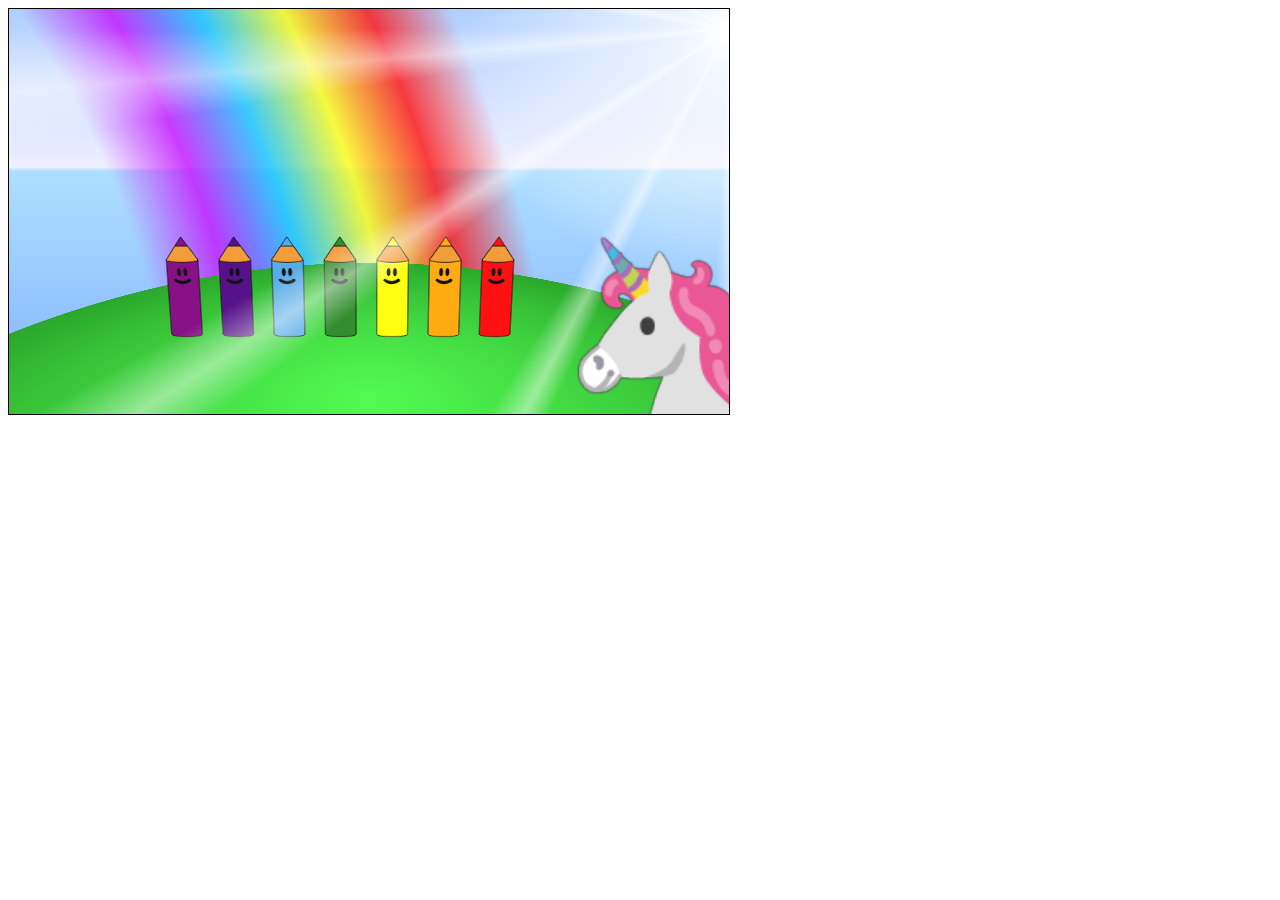
<file: intro.html>
﻿<!doctype html>
<link rel=stylesheet href=style.css>
<script src=helpers.js></script>
<div id=viewport>
  <div id=rainbow class=intro><div></div></div>
  <div id=camera>
    <div id=scene></div>
  </div>
  <div id=sun></div>
  <div id=unicorn>🦄</div>
  <div id=fire>🔥🔥🔥🔥🔥🔥🔥🔥🔥🔥🔥🔥</div>
  <canvas id=rain width=720 height=405></canvas>
  <div id=fade></div>
  <div id=text></div>
</div>

<script>
onload = () => {
  C.plane({n:"island",w:400,h:400,css:"circle island"});
  C.plane({n:"c1",x:-50,w:200,h:200,z:40,rx:-90,sx:.3,sy:.3,css:"crayon",html:crayon("purple")});
  C.plane({n:"c2",x:-30,w:200,h:200,z:40,rx:-90,sx:.3,sy:.3,css:"crayon",html:crayon("indigo")});
  C.plane({n:"c3",x:-10,w:200,h:200,z:40,rx:-90,sx:.3,sy:.3,css:"crayon",html:crayon("#4fa7e5")});
  C.plane({n:"c4",x:10,w:200,h:200,z:40,rx:-90,sx:.3,sy:.3,css:"crayon",html:crayon("#248620")});
  C.plane({n:"c5",x:30,w:200,h:200,z:40,rx:-90,sx:.3,sy:.3,css:"crayon",html:crayon("yellow")});
  C.plane({n:"c6",x:50,w:200,h:200,z:40,rx:-90,sx:.3,sy:.3,css:"crayon",html:crayon("orange")});
  C.plane({n:"c7",x:70,w:200,h:200,z:40,rx:-90,sx:.3,sy:.3,css:"crayon",html:crayon("red")});
  
  C.camera({z:-300,y:-75,rx:80});
  fade.style.transition = "background 2s";
  setTimeout(()=>{
    fade.style.background = "#fff1";
  }, 100);
  
  setTimeout(()=>{
    text.innerHTML = "Once upon a time, on Unicorny's enchanted island...<br>The rainbow was maintained by seven magic crayons...<br>But a storm arrived... and the crayons disappeared...";
    text.style.top = "10px";
    text.style.opacity = 1;
    text.style.lineHeight = "35px";
  }, 1000);
  
  setTimeout(()=>{
    fade.style.background = "#0008";
    //C.move({n:"c", z:40});
    rainbow.style.opacity = 0;
    sun.style.opacity = 0;
    unicorn.style.top = "400px";
  }, 10000);
  
  setTimeout(()=>{
    fade.style.transition = "none";
    fade.style.background = "#ffff";
    py(thu);
  }, 11500);
  
  setTimeout(()=>{
    fade.style.background = "#0008";
    C.move({n:"c1", x:-4000, y:-10000, rz:-200});
    C.move({n:"c2", x:-4000, y:-20000, rz:-300});
    C.move({n:"c3", x:-2000, y:-40000, rz:-300});
    C.move({n:"c4", x:0, y:-40000, rz:-100});
    C.move({n:"c5", x:1000, y:-40000, rz:100});
    C.move({n:"c6", x:3000, y:-30000, rz:300});
    C.move({n:"c7", x:4000, y:-20000, rz:500});
  }, 11600);
  
  setTimeout(()=>{
    
    
    // rain
    rain.style.opacity = 1;
    ctx = rain.getContext("2d");
    setInterval((x,y,i)=>{
      rain.width ^= 0;
      ctx.lineWidth = 4;
      ctx.strokeStyle = "#346";
      for(i = 100; i--;){
        ctx.moveTo(x = Math.random()*720, y = Math.random()*405)
        ctx.lineTo(x-5,y+20);
      }
      ctx.stroke();
    },50);
    
    AA = new AudioContext();
    bs = 4096;
    wn = AA.createScriptProcessor(bs, 1, 1);
    wn.onaudioprocess = (e,i,output) => {
        output = e.outputBuffer.getChannelData(0);
        for (i = 0; i < bs; i++) {
            output[i] = (Math.random() * 2 - 1)/220;
        }
    }
    wn.connect(AA.destination);
    
  }, 10300);
  
  setTimeout(()=>{
    fade.style.transition = "background 1s";
    text.innerHTML += "<br>And everything burned !"
  }, 15000);
  
  setTimeout(()=>{
    fire.style.top = "280px";
  }, 15500);
  
  setTimeout(()=>{
    island.style.filter = "brightness(.1)";
  }, 16000);
  
  setTimeout(()=>{
    text.style.opacity = 0;
  }, 19000);
  
  setTimeout(()=>{
    fade.style.background = "#000";
  }, 21000);
  
  setTimeout(()=>{
    location = "game.html";
  }, 22000);
}
</script>
</file>
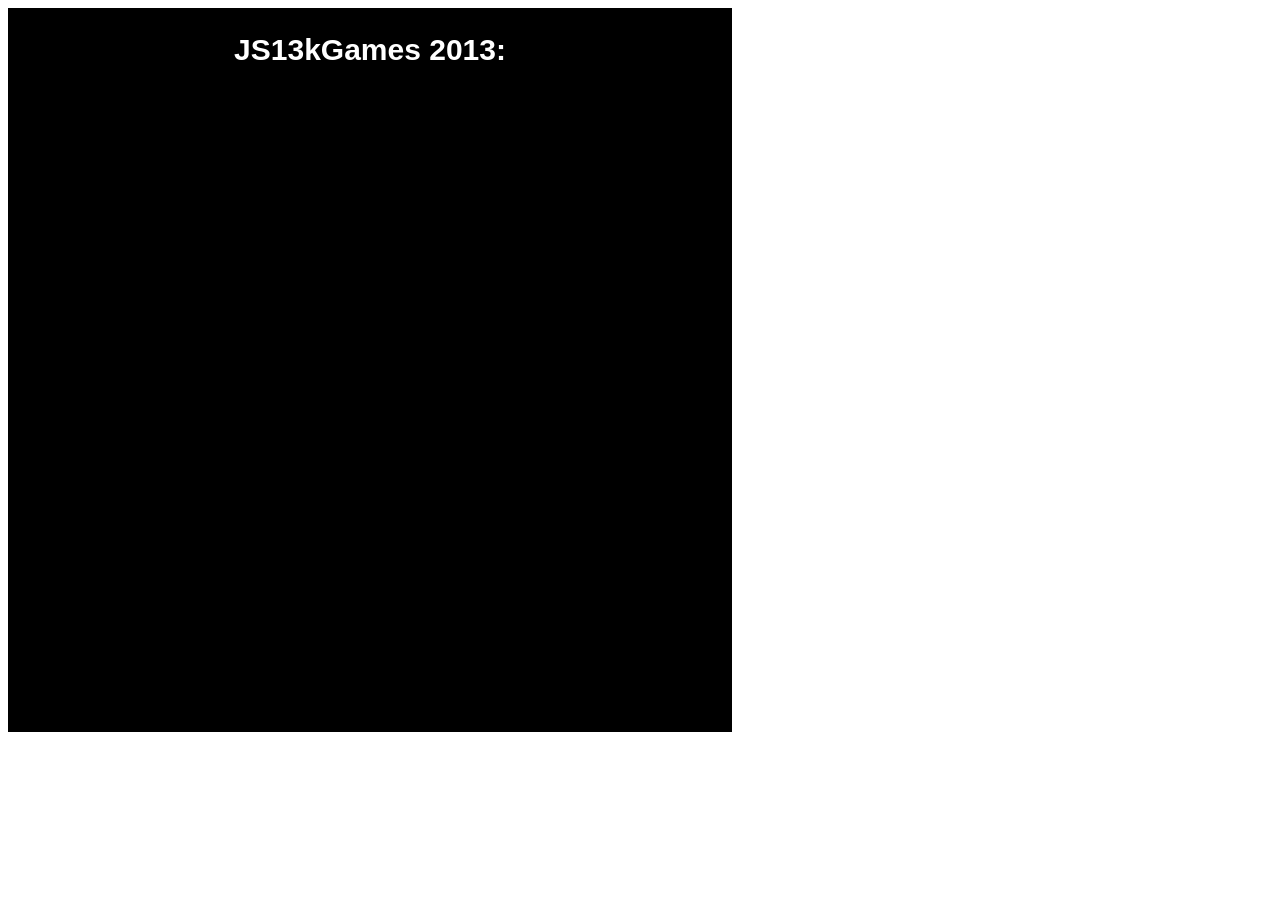
<file: prologue.html>
<!doctype html>
<canvas id=a width=720 height=720></canvas>
<style>
canvas { border: 2px solid; background: #000; }
</style>
<script>
c = a.getContext("2d");
c.fillStyle = "#fff";
c.textAlign = "center";
c.font = "bold 50px Calibri, sans-serif";
c.fillText("click to start", 360, 360);

// piano
play=((e,t)=>{for(b=((e,t,i,a)=>Math.sin(e/t*6.28*i+a)),w=((e,t)=>Math.sin(e/44100*t*6.28+b(e,44100,t,0)**2+.75*b(e,44100,t,.25)+.1*b(e,44100,t,.5))),D=[],i=0;i<44100*t;i++)D[i]=i<88?i/88.2*w(i,e):(1-(i-88.2)/(44100*(t-.002)))**((.5*Math.log(1e4*e/44100))**2)*w(i,e);A=new AudioContext,m=A.createBuffer(1,1e6,44100),m.getChannelData(0).set(D),s=A.createBufferSource(),s.buffer=m,s.connect(A.destination),s.start()})

type = (str, x, y, speed) => {
  window.str = str;
  window.x = x;
  window.y = y;
  for(i = 0; i <= str.length; i++){
    setTimeout("c.clearRect(x-30, y-30, 640,30); c.fillText(str.slice(0,"+i+"), x, y);", speed*i);
  }
}

intro2 = () => {
  a.width ^= 0;
  c.fillStyle = "#fff";
  c.textAlign = "left";
  c.font = "bold 30px Calibri, sans-serif";
  
  type("xem:", 20, 200, 30);
  play(100, .2);
  setTimeout(() => {
    type("I wish there was a \"fun\" category...", 20, 230, 30);
    //play(200, .2);
  }, 1000);
  
  setTimeout(() => {
    type("end3r:", 20, 300, 30);
    play(100, .2);
  }, 3000);
  
  setTimeout(() => {
    type("FUN? WHAT NEXT? Do you think we should have", 20, 330, 30);
    //play(200, .2);
  }, 3500);
  
  setTimeout(() => {
    type("\"rainbows and unicorns\" as the theme next year?!", 20, 360, 30);
  }, 5700);
  
  setTimeout(() => {
    type("xem:", 20, 450, 30);
    play(100, .2);
  }, 8000);
  
  setTimeout(() => {
    type("2026 theme will totally be unicorns and rainbows.", 20, 480, 30);
    //play(200, .2);
  }, 8500);
  
  setTimeout(() => {
    type("Remember it, folks!", 20, 510, 30);
  }, 10500);
  
  setTimeout(() => {
    location = "index.html";
  }, 15000);
}

intro = () => {
  a.width ^= 0;
  c.fillStyle = "#fff";
  c.textAlign = "center";
  c.font = "bold 50px Calibri, sans-serif";
  
  setTimeout(()=>{
    c.font = "bold 30px Calibri, sans-serif";
    c.fillText("JS13kGames 2013:", 360, 50);
    play(100, 1);
  }, 300);
  setTimeout(()=>{
    c.font = "bold 50px Calibri, sans-serif";
    c.fillText("BAD LUCK", 360, 100);
    play(200, .5);
  }, 1300);
  
  setTimeout(()=>{
    c.font = "bold 30px Calibri, sans-serif";
    c.fillText("JS13kGames 2017:", 360, 200-5);
    play(100, 1);
  }, 2300);
  setTimeout(()=>{
    c.font = "bold 50px Calibri, sans-serif";
    c.fillText("LOST", 360, 250-5);
    play(200, .5);
  }, 3300);
  
  setTimeout(()=>{
    c.font = "bold 30px Calibri, sans-serif";
    c.fillText("JS13kGames 2022:", 360, 350-10);
    play(100, 1);
  }, 4300);
  setTimeout(()=>{
    c.font = "bold 50px Calibri, sans-serif";
    c.fillText("DEATH", 360, 400-10);
    play(200, .5);
  }, 5300);
  
  setTimeout(()=>{
    c.font = "bold 30px Calibri, sans-serif";
    c.fillText("JS13kGames 2025:", 360, 500-15);
    play(100, 1);
  }, 6300);
  setTimeout(()=>{
    c.font = "bold 50px Calibri, sans-serif";
    c.fillText("BLACK CAT", 360, 550-15);
    play(200, .5);
  }, 7300);
  
  setTimeout(()=>{
    c.font = "bold 30px Calibri, sans-serif";
    c.fillText("JS13kGames 2026:", 360, 650-20);
    play(100, 1);
  }, 8300);
  setTimeout(()=>{
    c.font = "bold 50px Calibri, sans-serif";
    c.fillText("APOC...", 360, 700-20);
    play(200, 2);
  }, 9300);
  
  setTimeout(intro2, 12000);
}
onload = () => { intro(); };
</script>
</file>
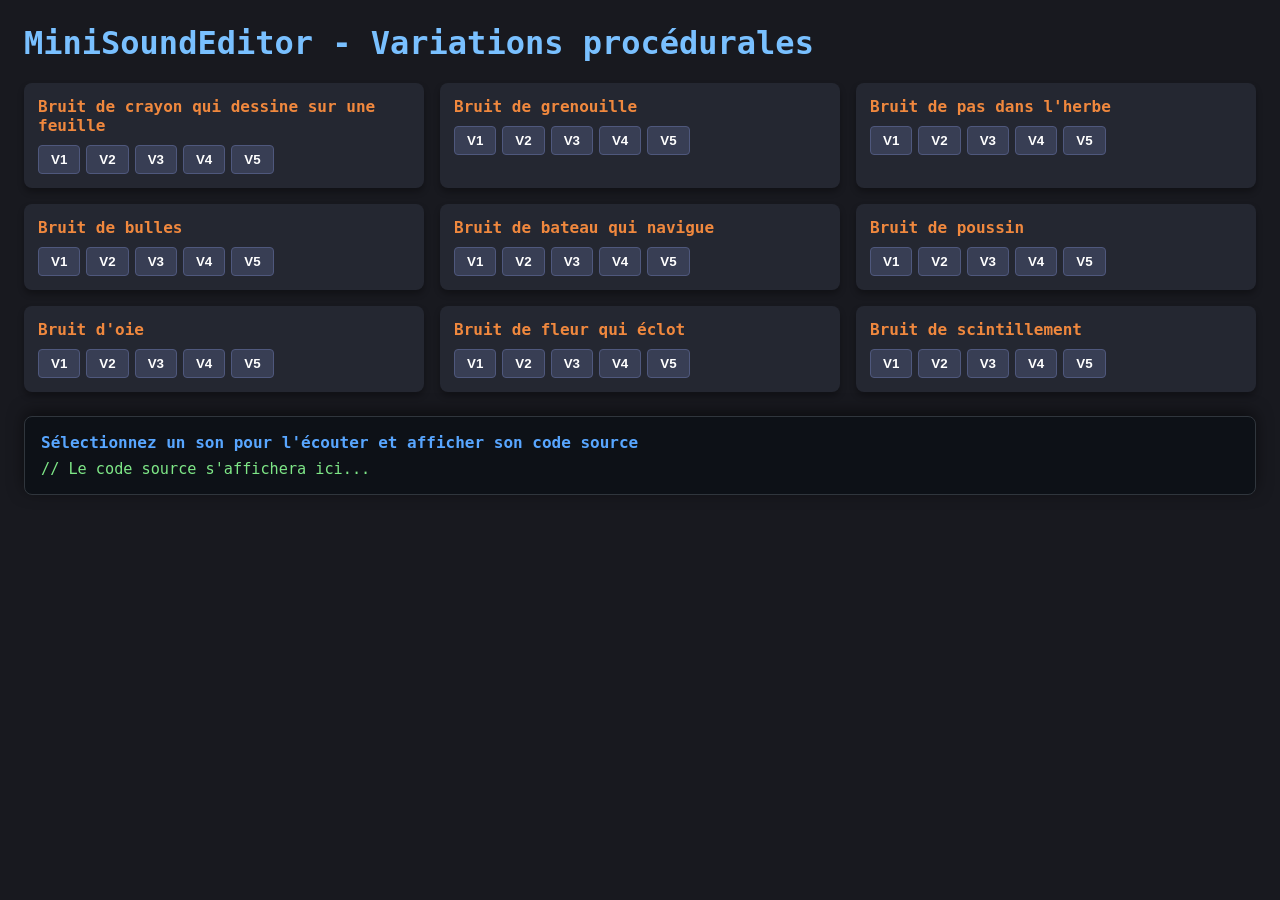
<file: sounds.html>
<!DOCTYPE html>
<html lang="fr">
<head>
  <meta charset="utf-8">
  <title>Générateur de mini sons JS</title>
  <style>
    body {
      font-family: -apple-system, BlinkMacSystemFont, "Segoe UI", Roboto, monospace;
      background: #18191f;
      color: #e0e0e0;
      padding: 24px;
      margin: 0;
    }
    h1 {
      color: #79c0ff;
      margin-top: 0;
    }
    .grid {
      display: grid;
      grid-template-columns: repeat(auto-fill, minmax(320px, 1fr));
      gap: 16px;
      margin-bottom: 24px;
    }
    .card {
      background: #242731;
      padding: 14px;
      border-radius: 8px;
      box-shadow: 0 4px 6px rgba(0,0,0,0.3);
    }
    .card h3 {
      margin: 0 0 10px 0;
      font-size: 1rem;
      color: #f0883e;
    }
    .btn-group {
      display: flex;
      gap: 6px;
      flex-wrap: wrap;
    }
    button {
      background: #383e54;
      border: 1px solid #4f587d;
      color: #fff;
      padding: 6px 12px;
      border-radius: 4px;
      cursor: pointer;
      font-weight: bold;
      transition: background 0.15s;
    }
    button:hover {
      background: #505c87;
    }
    button:active {
      background: #1f6feb;
    }
    #viewer {
      position: sticky;
      bottom: 20px;
      background: #0d1117;
      border: 1px solid #30363d;
      border-radius: 8px;
      padding: 16px;
      box-shadow: 0 -4px 16px rgba(0,0,0,0.5);
    }
    #viewer-title {
      font-weight: bold;
      color: #58a6ff;
      margin-bottom: 8px;
    }
    pre {
      margin: 0;
      white-space: pre-wrap;
      word-break: break-all;
      color: #7ee787;
      font-size: 0.95rem;
    }
  </style>
</head>
<body>

  <h1>MiniSoundEditor - Variations procédurales</h1>

  <div class="grid" id="container"></div>

  <div id="viewer">
    <div id="viewer-title">Sélectionnez un son pour l'écouter et afficher son code source</div>
    <pre id="code-display">// Le code source s'affichera ici...</pre>
  </div>

<script>
// Player et helper
const t = (i, n) => (n - i) / n;

const py = (f, r) => {
  const A = new (window.AudioContext || window.webkitAudioContext)();
  const m = A.createBuffer(1, 96e3, 48e3);
  const b = m.getChannelData(0);
  for (let i = 96e3; i--;) b[r ? 20000 - i : i] = f(i);
  const s = A.createBufferSource();
  s.buffer = m;
  s.connect(A.destination);
  s.start();
};

// Catalogue des sons
const sounds = {
  "Bruit de crayon qui dessine sur une feuille": [
    // 1: Frottement rapide et granuleux
    i => {
      let n = 8000;
      if (i > n) return null;
      let q = t(i, n);
      return (((i * 41) ^ (i >> 3)) & 15 ? 1 : -1) * (Math.sin(i / 150) * 0.5 + 0.5) * q * 0.4;
    },
    // 2: Trait appuyé et texturé (papier à grain)
    i => {
      let n = 12000;
      if (i > n) return null;
      let q = t(i, n);
      let noise = (Math.sin(i * 12.9898) * 43758.5453 % 1);
      return noise * Math.sin(i / 80) * q * 0.5;
    },
    // 3: Gribouillis avec modulation de pression
    i => {
      let n = 15000;
      if (i > n) return null;
      let q = t(i, n);
      let pressure = Math.sin(i / 600) * 0.5 + 0.5;
      return (((i * 17) & 31) - 15) / 15 * pressure * q * 0.45;
    },
    // 4: Petit hachurage sec et court
    i => {
      let n = 6000;
      if (i > n) return null;
      let q = t(i, n);
      return Math.sin(i / 2 + Math.sin(i * 0.05) * 10) * ((i & 7) - 3.5) / 4 * q * 0.4;
    },
    // 5: Mine de crayon qui crisse et glisse
    i => {
      let n = 14000;
      if (i > n) return null;
      let q = t(i, n);
      return Math.sin(i / 20 + Math.sin(i / 3) * 5) * ((i % 13) - 6) / 6 * q * 0.35;
    }
  ],

  "Bruit de grenouille": [
    // 1: Coassement grave et vibrant
    i => {
      let n = 14000;
      if (i > n) return null;
      let q = t(i, n);
      return Math.sin(i / 35 + Math.sin(i / 150) * 6) * Math.sin(i / 3) * q;
    },
    // 2: Rainette saccadée (croac-croac)
    i => {
      let n = 16000;
      if (i > n) return null;
      let q = t(i, n);
      let ribbit = (Math.sin(i / 800) > 0 ? 1 : 0.1);
      return Math.sin(i / 50 + Math.sin(i / 5) * 4) * ribbit * q;
    },
    // 3: Crapaud guttural très modulé
    i => {
      let n = 20000;
      if (i > n) return null;
      let q = t(i, n);
      return Math.sign(Math.sin(i / 60 + Math.sin(i / 7) * 8)) * Math.sin(i / 220) * q * 0.7;
    },
    // 4: Coassement montant / saut d'eau
    i => {
      let n = 12000;
      if (i > n) return null;
      let q = t(i, n);
      let f = 70 - (i / 300);
      return Math.sin(i / f) * Math.sin(i / 8) * q;
    },
    // 5: Double coassement sec
    i => {
      let n = 15000;
      if (i > n) return null;
      let q = t(i, n);
      let pulse = Math.sin(i / 1200) * 0.5 + 0.5;
      return Math.sin(i / 40) * (Math.sin(i / 9) > 0 ? 1 : -1) * pulse * q;
    }
  ],

  "Bruit de pas dans l'herbe": [
    // 1: Froissement végétal sec et compact
    i => {
      let n = 7000;
      if (i > n) return null;
      let q = t(i, n);
      let noise = (Math.sin(i * 91.13) * 43758.5453 % 1);
      return noise * Math.sin(i / 80) * (q ** 2);
    },
    // 2: Écrasement doux avec brindilles
    i => {
      let n = 9000;
      if (i > n) return null;
      let q = t(i, n);
      let crunch = ((i * 13) ^ (i >> 2)) & 31 ? 0.6 : -0.6;
      let bass = Math.sin(i / 150) * 0.4;
      return (crunch + bass) * (q ** 1.5);
    },
    // 3: Brindille qui casse sous le pied dans l'herbe
    i => {
      let n = 8000;
      if (i > n) return null;
      let q = t(i, n);
      let snap = (i < 800) ? Math.sin(i / 8) * 0.7 : 0;
      let grass = (((i * 7) & 15) - 7) / 7 * 0.4;
      return (snap + grass) * q;
    },
    // 4: Foulée feutrée dans l'herbe haute
    i => {
      let n = 11000;
      if (i > n) return null;
      let q = t(i, n);
      let rustle = Math.sin(i / 4 + Math.sin(i / 40) * 3) * ((i & 3) - 1.5) / 2;
      return rustle * Math.sin(i / 300) * q;
    },
    // 5: Pas lourd avec tassement de terre et d'herbe
    i => {
      let n = 8500;
      if (i > n) return null;
      let q = t(i, n);
      let step = Math.sin(i / 120) * 0.5;
      let leaves = (Math.sin(i * 57.17) % 1) * 0.5;
      return (step + leaves) * (q ** 2);
    }
  ],

  "Bruit de bulles": [
    // 1: Bulle d'eau classique (pitch montant exponentiel)
    i => {
      let n = 4000;
      if (i > n) return null;
      let q = t(i, n);
      return Math.sin(i / (25 - (i / 200))) * q;
    },
    // 2: Grosse bulle sous-marine résonnante
    i => {
      let n = 7000;
      if (i > n) return null;
      let q = t(i, n);
      return Math.sin(i / (60 - (i / 180))) * (q ** 1.5);
    },
    // 3: Double éclat de petite bulle rapide
    i => {
      let n = 5000;
      if (i > n) return null;
      let q = t(i, n);
      let mod = Math.sin(i / 300) * 10;
      return Math.sin(i / (18 - (i / 350) + mod)) * q;
    },
    // 4: "Plop" creux et liquide
    i => {
      let n = 3500;
      if (i > n) return null;
      let q = t(i, n);
      return Math.sin(i / (15 + (i * i / 1e6))) * q;
    },
    // 5: Ébullition / grappe de micro-bulles
    i => {
      let n = 8000;
      if (i > n) return null;
      let q = t(i, n);
      return Math.sin(i / (20 - ((i % 1200) / 80))) * Math.sin(i / 100) * q;
    }
  ],

  "Bruit de bateau qui navigue": [
    // 1: Moteur diesel régulier de remorqueur
    i => {
      let n = 35000;
      if (i > n) return null;
      let q = t(i, n);
      let chug = Math.sin(i / 180 + Math.sin(i / 40) * 2);
      let water = ((i * 3) & 15) / 30;
      return (chug * 0.7 + water * 0.3) * q;
    },
    // 2: Vague et clapotis contre la coque en bois
    i => {
      let n = 30000;
      if (i > n) return null;
      let q = t(i, n);
      let swell = Math.sin(i / 2000) * 0.5 + 0.5;
      let lap = Math.sin(i / (80 + Math.sin(i / 600) * 30)) * swell;
      return lap * q;
    },
    // 3: Corne de brume au loin
    i => {
      let n = 40000;
      if (i > n) return null;
      let q = t(i, n);
      let env = Math.sin(i / 12700); // fade in/out
      let horn = Math.sin(i / 110) + 0.5 * Math.sin(i / 55);
      return horn * env * 0.6;
    },
    // 4: Étrave fendant l'eau (écume blanche)
    i => {
      let n = 28000;
      if (i > n) return null;
      let q = t(i, n);
      let wash = (Math.sin(i * 19.3) * 1000 % 1);
      let surge = Math.sin(i / 1500) * 0.5 + 0.5;
      return wash * surge * q * 0.5;
    },
    // 5: Voilier qui gîte dans le vent et les vagues
    i => {
      let n = 32000;
      if (i > n) return null;
      let q = t(i, n);
      let creak = Math.sin(i / 30 + Math.sin(i / 700) * 20) * 0.3;
      let breeze = Math.sin(i / 400) * ((i & 7) - 3.5) / 4 * 0.4;
      return (creak + breeze) * q;
    }
  ],

  "Bruit de poussin": [
    // 1: Piaulement aigu ascendant classique ("piou")
    i => {
      let n = 6000;
      if (i > n) return null;
      let q = t(i, n);
      let f = 16 - (i / 600);
      return Math.sin(i / f) * q;
    },
    // 2: Petit cri strident descendant
    i => {
      let n = 5500;
      if (i > n) return null;
      let q = t(i, n);
      let f = 11 + (i / 500);
      return Math.sin(i / f) * q;
    },
    // 3: Piaulement modulé vibré
    i => {
      let n = 7000;
      if (i > n) return null;
      let q = t(i, n);
      let vib = Math.sin(i / 150) * 1.5;
      let f = 14 - (i / 800) + vib;
      return Math.sin(i / f) * q;
    },
    // 4: Double pépiement rapide ("pi-piou")
    i => {
      let n = 8000;
      if (i > n) return null;
      let q = t(i, n);
      let gate = (i < 3000 || i > 4000) ? 1 : 0;
      let f = (i < 3500) ? (14 - i / 500) : (16 - (i - 4000) / 500);
      return Math.sin(i / f) * gate * q;
    },
    // 5: Piaulement doux et timide
    i => {
      let n = 5000;
      if (i > n) return null;
      let q = t(i, n);
      return Math.sin(i / 13) * Math.sin(i / 200) * q;
    }
  ],

  "Bruit d'oie": [
    // 1: Cacardement nasal brutal ("honk!")
    i => {
      let n = 12000;
      if (i > n) return null;
      let q = t(i, n);
      let f = 45 + Math.sin(i / 1000) * 10;
      let nasal = Math.sin(i / f) + 0.6 * Math.sin(i / (f / 3));
      return Math.sign(nasal) * q * 0.6;
    },
    // 2: Cri perçant montant
    i => {
      let n = 14000;
      if (i > n) return null;
      let q = t(i, n);
      let f = 60 - (i / 400);
      let reed = Math.sin(i / f) * Math.sin(i / 12);
      return Math.sign(reed) * q * 0.5;
    },
    // 3: Oie en alerte (double battement de bec)
    i => {
      let n = 15000;
      if (i > n) return null;
      let q = t(i, n);
      let pulse = Math.sin(i / 1200) * 0.5 + 0.5;
      return (Math.sin(i / 48) > 0 ? 0.7 : -0.7) * pulse * q;
    },
    // 4: Grésillement gras de canard / oie
    i => {
      let n = 13000;
      if (i > n) return null;
      let q = t(i, n);
      return Math.sin(i / 50 + Math.sin(i / 8) * 6) * q;
    },
    // 5: Oie sauvage en plein vol (écho lointain)
    i => {
      let n = 18000;
      if (i > n) return null;
      let q = t(i, n);
      let f = 55 - (i / 700);
      return Math.sin(i / f + Math.sin(i / 20) * 3) * Math.sin(i / 5000) * q;
    }
  ],

  "Bruit de fleur qui éclot": [
    // 1: Tintement féerique ascendant doux
    i => {
      let n = 24000;
      if (i > n) return null;
      let q = t(i, n);
      let f = 40 - (i / 800);
      return Math.sin(i / f) * Math.sin(i / 600) * q;
    },
    // 2: Harpe organique montante (arpège rapide)
    i => {
      let n = 28000;
      if (i > n) return null;
      let q = t(i, n);
      let step = [32, 28, 24, 21, 18, 16][Math.floor(i / 4000) % 6];
      return Math.sin(i / step) * (q ** 0.8) * 0.7;
    },
    // 3: Déploiement soyeux (froissement de pétales + tonalité)
    i => {
      let n = 20000;
      if (i > n) return null;
      let q = t(i, n);
      let tone = Math.sin(i / (30 - i / 1200));
      let silk = (((i * 9) & 15) - 7) / 20;
      return (tone * 0.7 + silk) * q;
    },
    // 4: Ouverture lumineuse avec modulation en anneau
    i => {
      let n = 25000;
      if (i > n) return null;
      let q = t(i, n);
      let f = 25 - (i / 1500);
      return Math.sin(i / f) * Math.sin(i / 30) * Math.sin(i / 7000) * q;
    },
    // 5: Goutte de rosée puis épanouissement sonore
    i => {
      let n = 22000;
      if (i > n) return null;
      let q = t(i, n);
      let drop = (i < 3000) ? Math.sin(i / (12 - i / 300)) : 0;
      let bloom = Math.sin(i / 22) * Math.sin(i / 1500);
      return (drop + bloom) * q;
    }
  ],

  "Bruit de scintillement": [
    // 1: Étoile magique brillante (modulation aiguë rapide)
    i => {
      let n = 18000;
      if (i > n) return null;
      let q = t(i, n);
      return Math.sin(i / 8 + Math.sin(i / 70) * 8) * q * 0.6;
    },
    // 2: Poussière de fée cristalline (carillon)
    i => {
      let n = 22000;
      if (i > n) return null;
      let q = t(i, n);
      let chime = Math.sin(i / 6) + Math.sin(i / 7.5) + Math.sin(i / 9.2);
      return chime * Math.sin(i / 200) * q * 0.3;
    },
    // 3: Scintillement spatial en cloche inversée
    i => {
      let n = 20000;
      if (i > n) return null;
      let q = t(i, n);
      return Math.sin(i / 10) * Math.sin(i / 13) * Math.sin(i / 17) * q * 1.5;
    },
    // 4: Flash scintillant ascendant
    i => {
      let n = 15000;
      if (i > n) return null;
      let q = t(i, n);
      let f = 12 - (i / 1800);
      return Math.sin(i / f + Math.sin(i / 120) * 12) * q * 0.6;
    },
    // 5: Éclat stroboscopique pur
    i => {
      let n = 16000;
      if (i > n) return null;
      let q = t(i, n);
      let sparkle = (Math.sin(i / 250) > 0.3 ? 1 : 0);
      return Math.sin(i / 7) * sparkle * q * 0.8;
    }
  ]
};

// Construction du DOM
const container = document.getElementById('container');
const codeDisplay = document.getElementById('code-display');
const viewerTitle = document.getElementById('viewer-title');

Object.entries(sounds).forEach(([theme, variants]) => {
  const card = document.createElement('div');
  card.className = 'card';

  const title = document.createElement('h3');
  title.textContent = theme;
  card.appendChild(title);

  const btnGroup = document.createElement('div');
  btnGroup.className = 'btn-group';

  variants.forEach((fn, index) => {
    const btn = document.createElement('button');
    btn.textContent = `V${index + 1}`;
    btn.onclick = () => {
      py(fn);
      viewerTitle.textContent = `${theme} — Variation ${index + 1}`;
      codeDisplay.textContent = fn.toString();
    };
    btnGroup.appendChild(btn);
  });

  card.appendChild(btnGroup);
  container.appendChild(card);
});
</script>
</body>
</html>
</file>
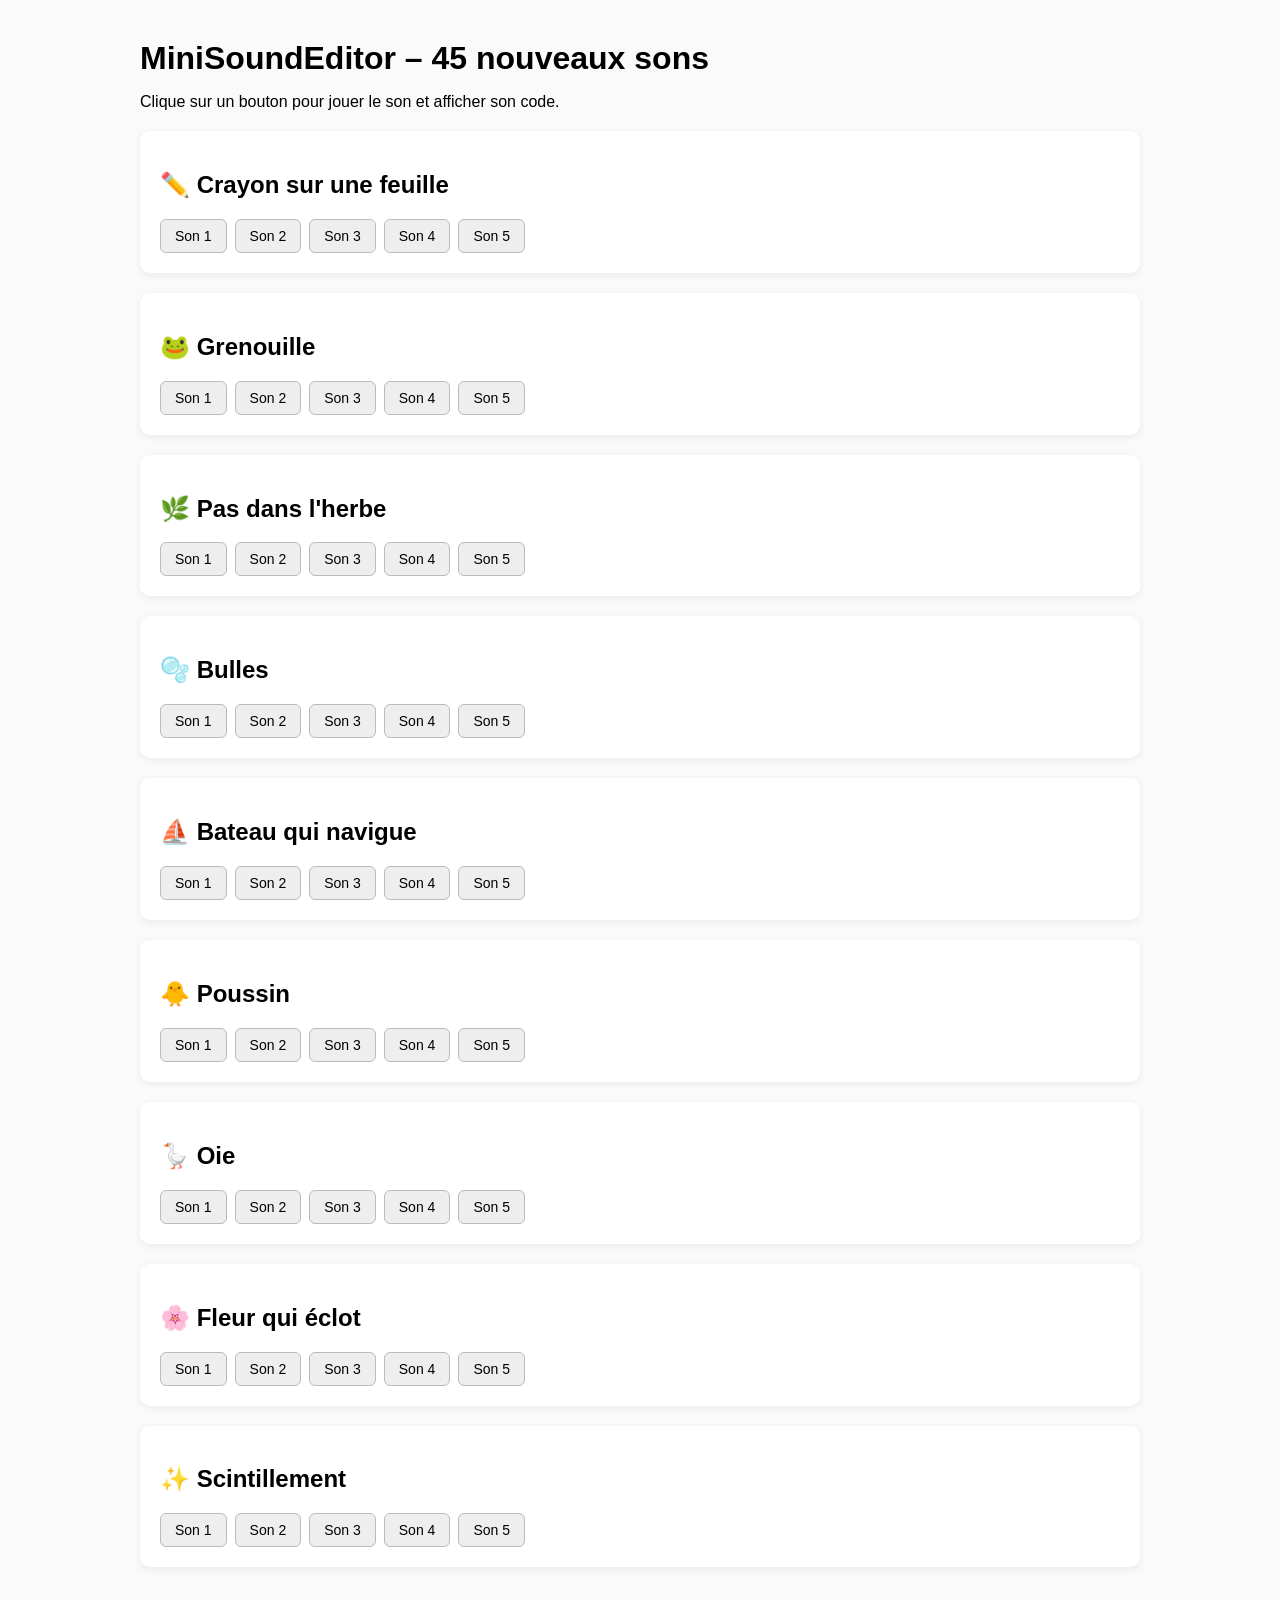
<file: sounds2.html>
<!DOCTYPE html>
<html lang="fr">
<head>
<meta charset="UTF-8">
<title>MiniSoundEditor – 45 sons</title>

<style>
    body {
        font-family: sans-serif;
        max-width: 1000px;
        margin: 40px auto;
        padding: 0 20px;
        background: #fafafa;
    }

    h1 {
        margin-bottom: 5px;
    }

    section {
        background: white;
        padding: 20px;
        margin: 20px 0;
        border-radius: 10px;
        box-shadow: 0 2px 8px #0001;
    }

    .buttons {
        display: flex;
        flex-wrap: wrap;
        gap: 8px;
    }

    button {
        border: 1px solid #bbb;
        background: #eee;
        border-radius: 6px;
        padding: 8px 14px;
        cursor: pointer;
        font-size: 14px;
    }

    button:hover {
        background: #ddd;
    }

    button.active {
        background: #222;
        color: white;
    }

    pre {
        margin-top: 15px;
        padding: 15px;
        background: #171717;
        color: #eee;
        overflow-x: auto;
        border-radius: 6px;
        display: none;
    }

    pre.visible {
        display: block;
    }
</style>
</head>

<body>

<h1>MiniSoundEditor – 45 nouveaux sons</h1>
<p>Clique sur un bouton pour jouer le son et afficher son code.</p>

<div id="app"></div>

<script>

/* ============================================================
   PLAYER
   ============================================================ */

let audioContext;
let currentSource;

function play(f, reverse = false, duration = 2) {

    audioContext ??= new AudioContext();

    if (audioContext.state === "suspended")
        audioContext.resume();

    if (currentSource) {
        try {
            currentSource.stop();
        } catch {}
    }

    const N = duration * 48000;

    const buffer = audioContext.createBuffer(
        1,
        N,
        48000
    );

    const data = buffer.getChannelData(0);

    for (let i = N; i--;) {
        const x = reverse ? N - i : i;
        data[i] = f(x);
    }

    const source = audioContext.createBufferSource();

    source.buffer = buffer;
    source.connect(audioContext.destination);
    source.start();

    currentSource = source;
}


/* ============================================================
   HELPERS
   ============================================================ */

const t = (i,n) => (n-i)/n;

const noise = i => {

    i = (i * 16807) | 0;

    i = (i ^ (i >>> 7)) * 48271;

    return ((i & 65535) / 32768) - 1;
};

const clamp = x =>
    Math.max(-1, Math.min(1, x));


/* ============================================================
   CRAYON
   ============================================================ */

const crayon1 = i => {

    const n = 40000;

    return (
        noise(i * 17) * .25 +
        Math.sin(i / 4) * .04 +
        Math.sin(i / 13) * .08
    ) * t(i,n) * .5;
};


const crayon2 = i => {

    const n = 42000;

    return (
        noise(i * 7) * .35 +
        Math.sin(i / 8) * .07
    ) * t(i,n) * .45;
};


const crayon3 = i => {

    const n = 36000;

    return (
        noise(i * 31) * .28 +
        Math.sin(i / 3.7) * .035 +
        Math.sin(i / 19) * .1
    ) * t(i,n) * .5;
};


const crayon4 = i => {

    const n = 45000;

    const pressure =
        .4 +
        .6 * Math.sin(i / 700) ** 2;

    return (
        noise(i * 11) * .3 +
        Math.sin(i / 5) * .06
    ) * pressure * t(i,n) * .45;
};


const crayon5 = i => {

    const n = 40000;

    return (
        noise(i * 3) * .32 +
        noise(i * 71) * .12 +
        Math.sin(i / 17) * .05
    ) * t(i,n) * .5;
};


/* ============================================================
   GRENOUILLE
   ============================================================ */

const grenouille1 = i => {

    const n = 30000;
    const f = 100 + i * .002;

    return Math.sin(i * f / 48000 * Math.PI * 2)
        * Math.sin(i / 800)
        * t(i,n) * .7;
};


const grenouille2 = i => {

    const n = 28000;
    const f = 120 + Math.sin(i / 200) * 25;

    return Math.sin(i * f / 48000 * Math.PI * 2)
        * Math.sin(i / 500)
        * t(i,n) * .65;
};


const grenouille3 = i => {

    const n = 26000;
    const f = 180 - i * .003;

    return Math.sin(i * f / 48000 * Math.PI * 2)
        * Math.sin(i / 47)
        * t(i,n) * .6;
};


const grenouille4 = i => {

    const n = 30000;

    return (
        Math.sin(i / 500) *
        Math.sin(i / 48000 * Math.PI * 2 * 90)
        +
        noise(i) * .15
    ) * t(i,n) * .7;
};


const grenouille5 = i => {

    const n = 32000;
    const f = 80 + 30 * Math.sin(i / 600);

    return (
        Math.sin(i * f / 48000 * Math.PI * 2) +
        Math.sin(i * f * 1.5 / 48000 * Math.PI * 2) * .4
    ) * Math.sin(i / 700) * t(i,n) * .7;
};


/* ============================================================
   PAS DANS L'HERBE
   ============================================================ */

const herbe1 = i => {

    const n = 50000;

    const step =
        Math.max(0, Math.sin(i / 140)) ** 18;

    return noise(i * 13) * step * t(i,n) * .8;
};


const herbe2 = i => {

    const n = 52000;

    const step =
        Math.max(0, Math.sin(i / 160)) ** 22;

    return (
        noise(i * 7) * .6 +
        Math.sin(i / 5) * .04
    ) * step * t(i,n);
};


const herbe3 = i => {

    const n = 60000;

    const a =
        Math.max(0, Math.sin(i / 170)) ** 20;

    const b =
        Math.max(0, Math.sin(i / 170 + 2.7)) ** 20;

    return noise(i * 3) * (a+b) * t(i,n) * .7;
};


const herbe4 = i => {

    const n = 48000;

    const step =
        Math.max(0, Math.sin(i / 125)) ** 25;

    const rustle =
        noise(i * 17) *
        Math.sin(i / 13) ** 2;

    return (
        step * noise(i * 2) +
        rustle * .15
    ) * t(i,n);
};


const herbe5 = i => {

    const n = 55000;

    const a =
        Math.max(0, Math.sin(i / 180)) ** 19;

    const b =
        Math.max(0, Math.sin(i / 180 + 3)) ** 19;

    return (
        noise(i * 11) * (a+b)
    ) * t(i,n) * .8;
};


/* ============================================================
   BULLES
   ============================================================ */

const bulles1 = i => {

    const n = 40000;

    const x = i % 4000;

    const bubble =
        Math.exp(-x*x/7000);

    return Math.sin(
        i / 48000 * Math.PI * 2 *
        (600 + x * .8)
    ) * bubble * t(i,n) * .7;
};


const bulles2 = i => {

    const n = 40000;

    const x = i % 5000;

    return (
        Math.sin(i / 8) +
        Math.sin(i / 13)
    ) * Math.exp(-x*x/5000)
      * t(i,n) * .12;
};


const bulles3 = i => {

    const n = 35000;

    const x = i % 3200;

    const f =
        400 + 1500 * Math.exp(-x / 500);

    return Math.sin(
        i / 48000 * Math.PI * 2 * f
    ) * Math.exp(-x*x/3000)
      * t(i,n) * .7;
};


const bulles4 = i => {

    const n = 45000;

    const x = i % 6000;

    return (
        Math.sin(i / 11) * .15 +
        Math.sin(i / 27) * .2
    ) * Math.exp(-x*x/7000)
      * t(i,n);
};


const bulles5 = i => {

    const n = 42000;

    const x = i % 3600;

    const f =
        500 + 1800 * Math.exp(-x / 450);

    return Math.sin(
        i / 48000 * Math.PI * 2 * f
    ) * Math.exp(-x*x/4000)
      * t(i,n) * .7;
};


/* ============================================================
   BATEAU
   ============================================================ */

const bateau1 = i => {

    const n = 96000;

    const moteur =
        Math.sin(i / 48000 * Math.PI * 2 * 65) * .5;

    const vagues =
        Math.sin(i / 1900) * .18 +
        Math.sin(i / 700) * .08;

    return (moteur + vagues) * t(i,n) * .5;
};


const bateau2 = i => {

    const n = 96000;

    return (
        Math.sin(i / 48000 * Math.PI * 2 * 48) * .6 +
        Math.sin(i / 340) * .1 +
        noise(i * 3) * .08
    ) * t(i,n) * .55;
};


const bateau3 = i => {

    const n = 96000;

    const moteur =
        Math.sin(i / 48000 * Math.PI * 2 *
        (58 + Math.sin(i / 900) * 4)) * .5;

    const coque =
        Math.sin(i / 1500) * .18;

    return (
        moteur + coque + noise(i) * .06
    ) * t(i,n) * .5;
};


const bateau4 = i => {

    const n = 96000;

    const moteur =
        Math.sin(i / 48000 * Math.PI * 2 * 72) *
        (.3 + .25 * Math.sin(i / 2600) ** 2);

    const eau =
        noise(i * 5) *
        Math.max(0,Math.sin(i / 480));

    return (moteur + eau * .12) * t(i,n);
};


const bateau5 = i => {

    const n = 100000;

    const moteur =
        Math.sin(i / 48000 * Math.PI * 2 * 61) * .5 +
        Math.sin(i / 48000 * Math.PI * 2 * 122) * .15;

    const vagues =
        Math.sin(i / 2100) * .2 +
        Math.sin(i / 530) * .06;

    return (
        moteur + vagues
    ) * (.5 + .5 * Math.sin(i / 3000) ** 2)
      * t(i,n) * .5;
};


/* ============================================================
   POUSSIN
   ============================================================ */

const poussin1 = i => {

    const n = 25000;

    const f = 700 + i * .02;

    return Math.sin(
        i / 48000 * Math.PI * 2 * f
    ) * Math.min(1,i/700)
      * t(i,n) * .6;
};


const poussin2 = i => {

    const n = 27000;

    const f = 1100 - i * .012;

    return Math.sin(
        i / 48000 * Math.PI * 2 * f
    ) * Math.min(1,i/500)
      * t(i,n) * .6;
};


const poussin3 = i => {

    const n = 25000;

    const f = 850 + 170 * Math.sin(i / 180);

    return Math.sin(
        i / 48000 * Math.PI * 2 * f
    ) * Math.sin(i / 61)
      * t(i,n) * .7;
};


const poussin4 = i => {

    const n = 30000;

    const f = 950 - i * .01;

    return (
        Math.sin(
            i / 48000 * Math.PI * 2 * f
        ) +
        noise(i) * .05
    ) * Math.min(1,i/900)
      * t(i,n) * .6;
};


const poussin5 = i => {

    const n = 28000;

    const f =
        650 + 500 * Math.exp(-i/6000);

    return Math.sin(
        i / 48000 * Math.PI * 2 * f
    ) * Math.sin(i / 43)
      * t(i,n) * .6;
};


/* ============================================================
   OIE
   ============================================================ */

const oie1 = i => {

    const n = 45000;

    const f =
        260 + 40 * Math.sin(i / 900);

    return Math.sin(
        i / 48000 * Math.PI * 2 * f
    ) * (.6 + .4 * Math.sin(i / 31) ** 2)
      * Math.min(1,i/1500)
      * t(i,n) * .7;
};


const oie2 = i => {

    const n = 40000;

    const f = 310 - i * .004;

    return (
        Math.sin(
            i / 48000 * Math.PI * 2 * f
        ) +
        Math.sin(
            i / 48000 * Math.PI * f
        ) * .4
    ) * Math.min(1,i/1000)
      * t(i,n) * .6;
};


const oie3 = i => {

    const n = 46000;

    const f =
        230 + 65 * Math.sin(i / 700);

    return (
        Math.sin(
            i / 48000 * Math.PI * 2 * f
        ) +
        noise(i) * .1
    ) * Math.min(1,i/1500)
      * t(i,n) * .65;
};


const oie4 = i => {

    const n = 40000;

    const f = 280 + 100 * i/n;

    return Math.sin(
        i / 48000 * Math.PI * 2 * f
    ) * Math.sin(i / 260)
      * Math.min(1,i/900)
      * t(i,n) * .75;
};


const oie5 = i => {

    const n = 50000;

    const f =
        210 + 35 * Math.sin(i / 430);

    return (
        Math.sin(
            i / 48000 * Math.PI * 2 * f
        ) +
        Math.sin(
            i / 48000 * Math.PI * 2 * f * 2.01
        ) * .3
    ) * Math.min(1,i/1500)
      * t(i,n) * .65;
};


/* ============================================================
   FLEUR QUI ÉCLOT
   ============================================================ */

const fleur1 = i => {

    const n = 65000;

    const p = i/n;

    const f =
        180 + 1100 * p*p;

    return Math.sin(
        i / 48000 * Math.PI * 2 * f
    ) * p * t(i,n) * .45;
};


const fleur2 = i => {

    const n = 70000;

    const p = i/n;

    const f =
        220 + 900 * p**1.7;

    return (
        Math.sin(
            i / 48000 * Math.PI * 2 * f
        ) +
        Math.sin(i / 17) * .06
    ) * p * t(i,n) * .4;
};


const fleur3 = i => {

    const n = 72000;

    const p = i/n;

    const f =
        120 + 1500*p;

    return (
        Math.sin(
            i / 48000 * Math.PI * 2 * f
        ) +
        Math.sin(
            i / 48000 * Math.PI * 2 * f * 2.01
        ) * .15
    ) * Math.sin(i/3000)**2
      * t(i,n) * .45;
};


const fleur4 = i => {

    const n = 65000;

    const p = i/n;

    const f =
        300 + 700*p;

    return (
        Math.sin(
            i / 48000 * Math.PI * 2 * f
        ) +
        Math.sin(i/11) * p * .03
    ) * p * t(i,n) * .5;
};


const fleur5 = i => {

    const n = 75000;

    const p = i/n;

    const f =
        90 + 1300*Math.sqrt(p);

    return Math.sin(
        i / 48000 * Math.PI * 2 * f
    ) * (
        .5 + .5*Math.sin(i/800)
    ) * p * t(i,n) * .45;
};


/* ============================================================
   SCINTILLEMENT
   ============================================================ */

const scintillement1 = i => {

    const n = 40000;

    const x = i % 2800;

    const hit =
        Math.exp(-x*x/1800);

    return Math.sin(
        i / 48000 * Math.PI * 2 *
        (1200 + 700*Math.exp(-x/500))
    ) * hit * t(i,n) * .6;
};


const scintillement2 = i => {

    const n = 50000;

    const sparkle =
        Math.max(0,Math.sin(i/37)) ** 18;

    return Math.sin(
        i / 48000 * Math.PI * 2 *
        (800 + 400*Math.sin(i/900))
    ) * sparkle * t(i,n) * .7;
};


const scintillement3 = i => {

    const n = 45000;

    const x = i % 3100;

    const hit =
        Math.exp(-x*x/2300);

    return (
        Math.sin(
            i / 48000 * Math.PI * 2 * 1800
        ) +
        Math.sin(
            i / 48000 * Math.PI * 2 * 2700
        ) * .3
    ) * hit * t(i,n) * .5;
};


const scintillement4 = i => {

    const n = 48000;

    const sparkle =
        Math.max(0,Math.sin(i/73)) ** 24;

    const f =
        600 + 1400*i/n;

    return Math.sin(
        i / 48000 * Math.PI * 2 * f
    ) * sparkle * t(i,n) * .75;
};


const scintillement5 = i => {

    const n = 55000;

    const sparkle =
        Math.max(0,Math.sin(i/51)) ** 30;

    const f =
        1000 + 1000*Math.sin(i/1200);

    return (
        Math.sin(
            i / 48000 * Math.PI * 2 * f
        ) +
        Math.sin(
            i / 48000 * Math.PI * 2 * f * 1.5
        ) * .25
    ) * sparkle * t(i,n) * .7;
};


/* ============================================================
   INTERFACE
   ============================================================ */

const themes = [

    ["✏️ Crayon sur une feuille",
     [crayon1,crayon2,crayon3,crayon4,crayon5]],

    ["🐸 Grenouille",
     [grenouille1,grenouille2,grenouille3,grenouille4,grenouille5]],

    ["🌿 Pas dans l'herbe",
     [herbe1,herbe2,herbe3,herbe4,herbe5]],

    ["🫧 Bulles",
     [bulles1,bulles2,bulles3,bulles4,bulles5]],

    ["⛵ Bateau qui navigue",
     [bateau1,bateau2,bateau3,bateau4,bateau5]],

    ["🐥 Poussin",
     [poussin1,poussin2,poussin3,poussin4,poussin5]],

    ["🪿 Oie",
     [oie1,oie2,oie3,oie4,oie5]],

    ["🌸 Fleur qui éclot",
     [fleur1,fleur2,fleur3,fleur4,fleur5]],

    ["✨ Scintillement",
     [scintillement1,scintillement2,scintillement3,scintillement4,scintillement5]]
];


for (const [name,sounds] of themes) {

    const section = document.createElement("section");

    const title = document.createElement("h2");
    title.textContent = name;

    const buttons = document.createElement("div");
    buttons.className = "buttons";

    const code = document.createElement("pre");

    section.append(title,buttons,code);

    sounds.forEach((sound,index) => {

        const button = document.createElement("button");

        button.textContent = `Son ${index+1}`;

        button.onclick = () => {

            document
                .querySelectorAll("button.active")
                .forEach(b => b.classList.remove("active"));

            document
                .querySelectorAll("pre.visible")
                .forEach(p => p.classList.remove("visible"));

            button.classList.add("active");

            play(sound);

            code.textContent = sound.toString();

            code.classList.add("visible");
        };

        buttons.appendChild(button);
    });

    document
        .getElementById("app")
        .appendChild(section);
}

</script>

</body>
</html>
</file>
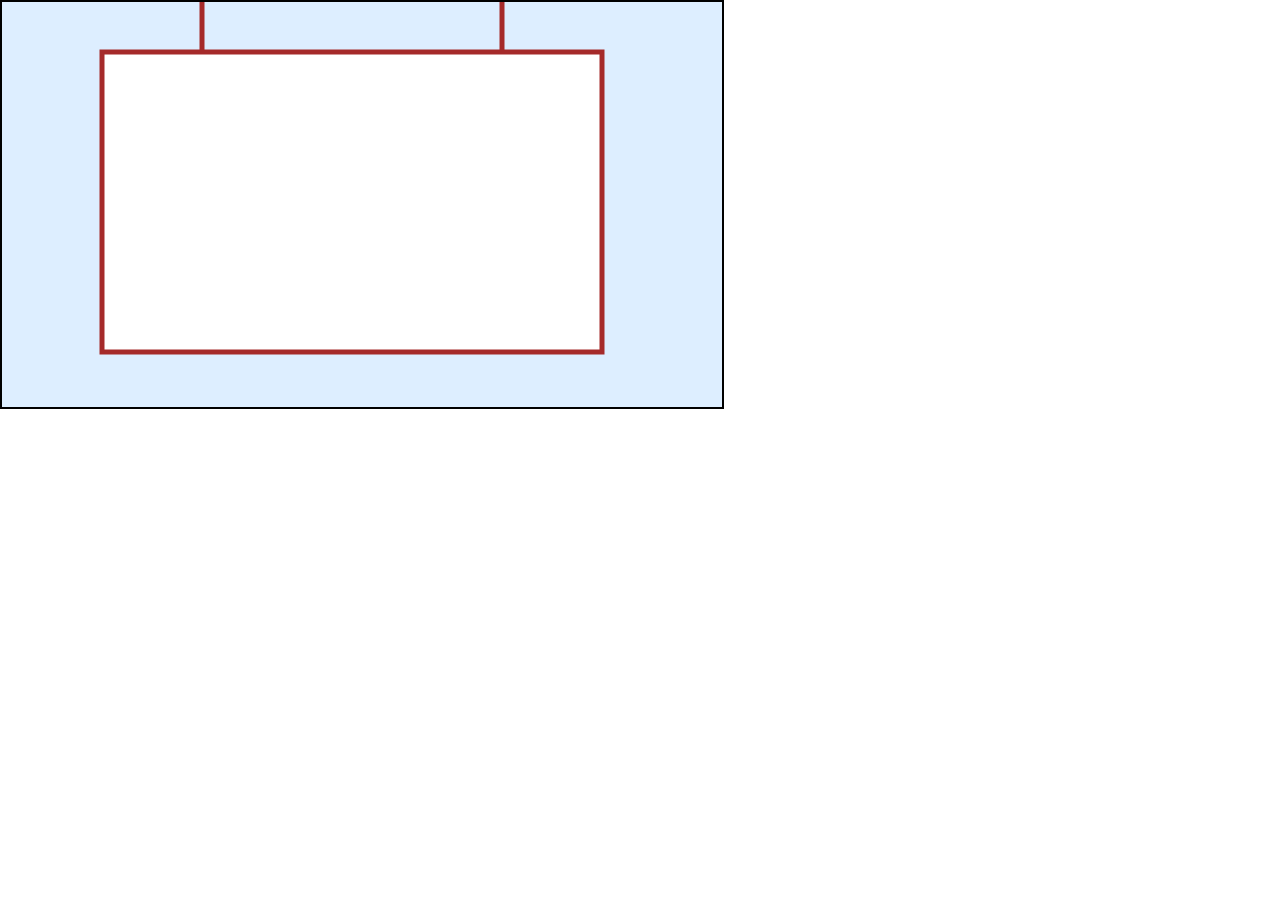
<file: test.html>
﻿<!doctype html>
<link rel=stylesheet href=style.css>
<script src=helpers.js></script>
<canvas width=720 height=405 id=a></canvas>
<canvas width=720 height=405 id=b></canvas>
<style>
#a { position: absolute; top: 0; left: 0; border: 2px solid; background: #def; }
#b { position: absolute; top: 0; left: 0; }
</style>
<script>
c=a.getContext("2d"); // bg, finished path
d=b.getContext("2d"); // crayon

c.lineWidth = 5;
c.fillStyle = "#fff";
c.strokeStyle = "brown";
c.beginPath();
c.moveTo(200, 0);
c.lineTo(200, 50);
c.moveTo(500, 0);
c.lineTo(500, 50);
c.stroke();
c.closePath();
c.beginPath();
c.rect(100, 50, 500, 300);
c.fill();
c.stroke();
c.closePath();

  
onmousemove = (e) => {
  b.width ^= 0;
  x = e.pageX;
  y = e.pageY;
  
  c.beginPath();
  c.rect(100+5, 50+5, 500-10, 300-10);
  c.closePath();
  
  if(mousedown){
    if(c.isPointInPath(x, y)){
      paths[paths.length - 1].push({x,y});
      currentpath = paths[paths.length-1];
      if(currentpath.length > 1){
        c.lineWidth = 5;
        c.strokeStyle = "green";
        drawCrayon(
          currentpath[currentpath.length - 2].x,
          currentpath[currentpath.length - 2].y,
          currentpath[currentpath.length - 1].x,
          currentpath[currentpath.length - 1].y,
          10,
          "green"
        );
      }
    }
    else{
      if(paths[paths.length-1].length > 0)
        paths.push([]);
    }
  }

    
  d.save();
  
  d.translate(x,y);
  d.rotate(-.2);
  d.scale(.9, .9);
  d.drawImage(img, -40, -20);
  
  d.restore();
}

mousedown = 0;
onmousedown = () => { 
  mousedown = 1;
  if(paths[paths.length-1].length > 0)
    paths.push([]);
}
onmouseup = () => mousedown = 0;
paths = [[]];

onload = () => {
  img = new Image();
  img.src = `data:image/svg+xml,${encodeURIComponent(crayon("green"))}`;
}

</script>
</file>
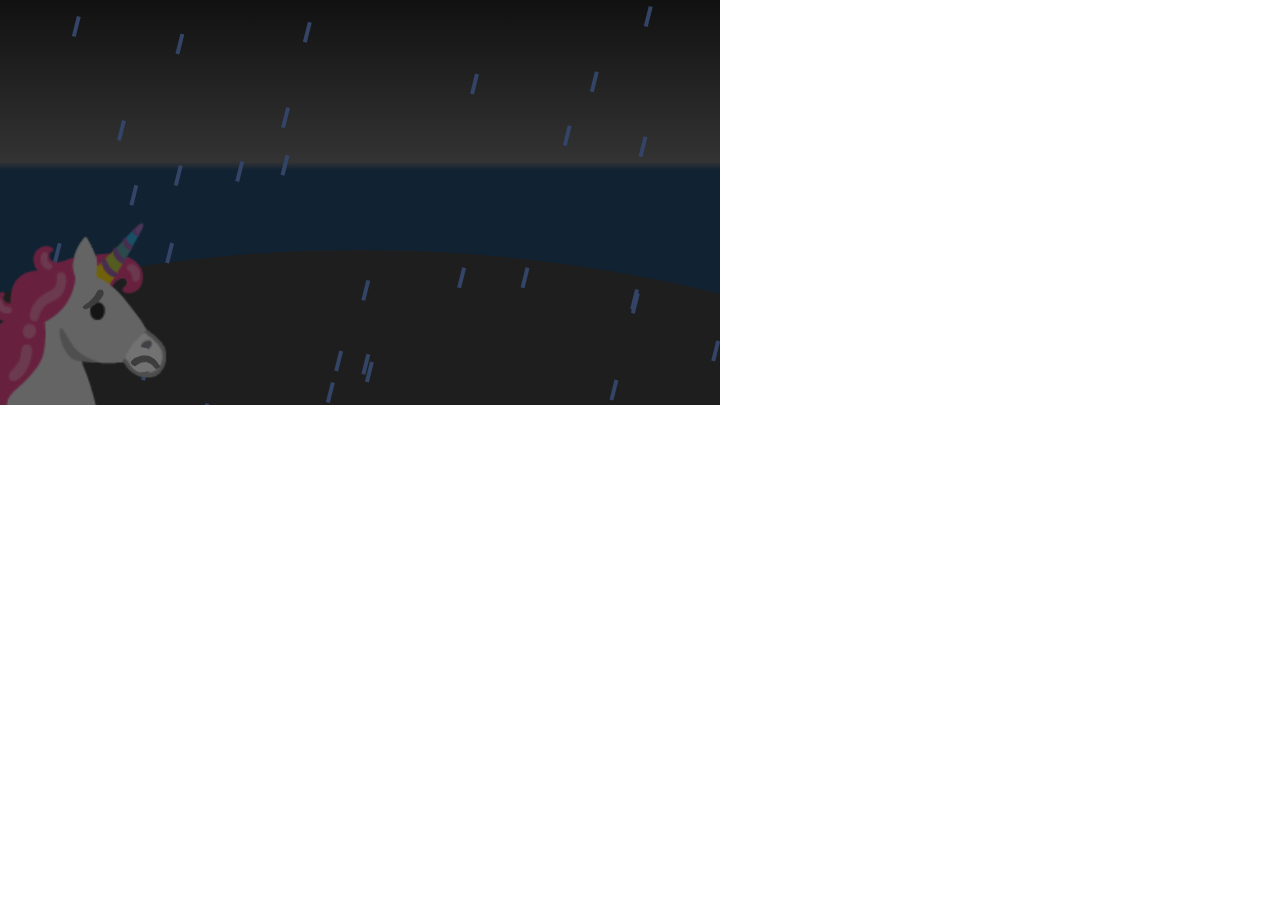
<file: old/game.html>
﻿<!doctype html>
<link rel=stylesheet href=style.css>
<script src=helpers.js></script>
<script src=svg.js></script>
<script src=story.js></script>
<div id=sky1></div>
<div id=sky2></div>
<div id=sun style=opacity:0></div>
<canvas width=720 height=405 id=e></canvas>
<canvas width=720 height=405 id=a></canvas>
<canvas width=720 height=405 id=b></canvas>
<div id=ok>OK</div>
<div id=text2>Unicorny's island had become a desert...</div>
<div id=fade></div>
<canvas id=tmp width=720 height=405 style="top:405px;display:none"></canvas>
<script>
// drawings
drawings = {};
paths = [[]];

patches = [];
for(i = 0; i < 100; i++){
  patches.push({x:1400+Math.random()*1800, y: 250+Math.random() * 160});
}

// game loop
onload = () => {

  // tmp
  imgsun = createDrawing();

  c=a.getContext("2d"); // board, path
  d=b.getContext("2d"); // crayon / instructions / ok
  f=e.getContext("2d"); // game, drawings
  
  // start animations
  start();
  
  // loop
  setInterval(()=>{
  
    // count frames, scroll
    frame++;
    if(scrolling) scroll++;
 
    // disable cursor when a crayon is visible
    if(b.style.opacity == 1) b.style.cursor = "none";
    else b.style.cursor = "pointer";
    
    // unicorn head offset Y
    uoffsety = 190 + (Math.cos(scroll/10) * 15);
    
    // reset game canvas
    e.width ^= 0; 
    
    // draw:
    
    // ground
    f.beginPath();
    if(story < 7){
      f.fillStyle = "rgb(30,30,30)";
    }
    if(story >= 7){
      if(frame < 200) {
        //console.log((40-(200 - frame))/40, lerpRGB("rgb(30,30,30)","rgb(100,221,72)", (40-(200 - frame))/40));
        f.fillStyle = lerpRGB("rgb(30,30,30)","rgb(52,89,13)", (40-(200 - frame))/40);
      }
      else {
        f.fillStyle = "rgb(52,89,13)";
      }
    }
    
    f.arc(360,1750,1500, 0, 7);
    f.fill();
    f.closePath();
    
    // dead tree
    f.font = "150px emoji";
    f.save();
    if(story < 4) f.filter = "brightness(5%)";
    f.translate(1080 - scroll * 3,260);
    f.scale(1.5,1.5);
    f.fillText("🪾", 0, 0);
    f.restore();
    var d, realx;
    
    // all the grass
    if(story == 7){
      for(var i of patches){
        f.save();
        realx = i.x - scroll * 3;
        d = Math.abs(realx - 260) / 260;
        f.translate(
          realx,
          i.y - Math.cos(d) * 40
        );
        f.scale(.2, .2);
        f.globalAplha = 0;
        if(frame < 200){
          //console.log(frame, (40-(200 - frame))/40);
          f.globalAlpha = (40-(200 - frame))/40;
        }
        f.drawImage(imgpatch, 0, 0);
        f.restore();
      }
    }
    
    // froggy
    if(story >= 4){
      f.font = "80px emoji";
      f.save();
      f.translate(2000 - scroll * 3,280);
      f.scale(3, 3);
      f.drawImage(imgfrogbody, -38, -45);
      f.restore();
      f.save();
      f.translate(2000 - scroll * 3,260);
      f.scale(1,1);
      f.fillText("🐸", -10, 40);
      f.restore();
      
    }
    
    // yellow crayon (in game)
    f.save();
    f.translate(1500-scroll*3,220);
    f.scale(1, 1);
    if(story < 3){
      f.drawImage(yellow, 0, 0);
    }
    if(story == 3){
      f.rotate(frame < 50 ? (frame/50 * .5) : .5); 
      if(frame < 50){
        f.drawImage(yellow, 0, 0 - ((frame < 50) ? (frame * 4) : 200));
      }
      else if(frame < 100){
        f.drawImage(yellow, 0 + Math.random() * 15, -200 + Math.random() * 15);
      }
      else if(frame < 150){
        f.drawImage(yellow, 0, -200 - ((frame-100) * 6));
      }
    }
    f.restore();
    
    // green crayon (in game)
    f.save();
    f.translate(2170-scroll*3,220);
    f.scale(1, 1);
    if(story < 6){
      f.drawImage(green, 0, 0);
    }
    if(story == 6){
      f.rotate(frame < 50 ? (frame/50 * -.85) : -.85); 
      if(frame < 50){
        f.drawImage(green, 0 - ((frame < 50) ? (frame * 4) : 200), 0);
      }
      else if(frame < 100){
        f.drawImage(green, -230 + Math.random() * 15, 0 + Math.random() * 15);
      }
      else if(frame < 150){
        f.drawImage(green, -230, 0 + ((frame-100) * 6));
      }
    }
    f.restore();
    
    // rain
    if(story <= 3){
      f.beginPath();
      f.lineWidth = 4;
      f.strokeStyle = "#346";
      for(i = 30; i--;){
        f.moveTo(x = Math.random()*720, y = Math.random()*405)
        f.lineTo(x-5,y+20);
      }
      f.stroke();
      f.closePath();
    }
    
    // sun
    if(story >= 3){
      f.save();
      f.translate(450,10);
      f.scale(.5, .5);
      if(story == 3){
        if(frame > 50){
          f.globalAlpha = ((frame < 150) ? ((frame - 50) / 110) : 1);
          f.drawImage(imgsun, 30, -90);
        }
      }
      else {
        f.drawImage(imgsun, 30, -90);
      }
      f.restore();
    }
    
    // grass
    if(story >= 6){
      f.save();
      f.translate(1850-scroll*3,270);
      f.scale(.4, .4);
      if(story == 6){
        if(frame > 50){
          //console.log(frame, ((frame < 150) ? ((frame - 50) / 100) : 1));
          f.globalAlpha = ((frame < 150) ? ((frame - 50) / 100) : 1);
          f.drawImage(imgpatch, 140, -20);
        }
      }
      else {
        f.drawImage(imgpatch, 140, -20);
      }
      f.restore();
    }
    
    // unicorn head
    f.font = "150px emoji";
    f.save();
    f.translate(196+uoffsetx,200+uoffsety);
    f.scale(-1.2,1.2);
    if(story < 4) f.filter = "brightness(45%)";
    f.fillText("🦄", 0, 0+ Math.sin(frame/20)*4);
    f.restore();
    
    // emotions:
    // sad
    if(story == 0){
      // sad
      f.save();
      f.translate(131+uoffsetx,160+uoffsety);
      f.scale(1,1);
      if(story < 4) f.filter = "brightness(45%)";
      f.drawImage(imgmouth, -14, -10+ Math.sin(frame/20)*4);
      f.drawImage(imgfrown, -42, -53+ Math.sin(frame/20)*4);
      f.restore();
    }
    
    // surprised
    if(story == 1){
      f.save();
      f.translate(131+uoffsetx,160+uoffsety);
      f.scale(1,1);
      if(story < 4) f.filter = "brightness(45%)";
      f.drawImage(imgmoutho, -14, -10+ Math.sin(frame/20)*4);
      f.drawImage(imgfrown, -42, -58+ Math.sin(frame/20)*4);
      f.restore();
    }
    
    // story progress:
    // 3 => 4
    if(story == 3 && frame == 150){
      setTimeout(()=>{story = 4; story4();}, 2000);
      sky2.style.opacity = 0;
      sun.style.opacity = .5;
    }
    
    // 6 => 7
    if(story == 6 && frame == 100){
      setTimeout(()=>{story = 7; story7();}, 2000);
    }
    
    
  }, 33);
  
  
}

// draw with mouse
onmousemove = (e) => {
  if(!window["c"]) return;
  b.width ^= 0;
  var x = e.pageX;
  var y = e.pageY;
  
  c.beginPath();
  c.rect(100+5, 50+5, 500-10, 300-10);
  c.closePath();
  
  // yellow path
  if(mousedown && story == 2){
    if(c.isPointInPath(x, y)){
      paths[paths.length - 1].push({x,y});
      currentpath = paths[paths.length-1];
      if(currentpath.length > 1){
        drawCrayon(
          currentpath[currentpath.length - 2].x,
          currentpath[currentpath.length - 2].y,
          currentpath[currentpath.length - 1].x,
          currentpath[currentpath.length - 1].y,
          15,
          "#e4cb07"
        );
      }
    }
    else{
      if(paths[paths.length-1].length > 0)
        paths.push([]);
    }
    if(paths.flat().length > 50){
      ok.style.opacity = 1;
    }
  }
  
  // green path
  if(mousedown && story == 5){
    if(c.isPointInPath(x, y)){
      paths[paths.length - 1].push({x,y});
      currentpath = paths[paths.length-1];
      if(currentpath.length > 1){
        drawCrayon(
          currentpath[currentpath.length - 2].x,
          currentpath[currentpath.length - 2].y,
          currentpath[currentpath.length - 1].x,
          currentpath[currentpath.length - 1].y,
          15,
          "green"
        );
      }
    }
    else{
      if(paths[paths.length-1].length > 0)
        paths.push([]);
    }
    if(paths.flat().length > 50){
      ok.style.opacity = 1;
    }
  }

  // yellow crayon (over the board)
  if(story == 2){
    d.font = "20px Calibri, sans-serif";
    d.fillStyle = "#fff";
    d.save();
    d.translate(x,y);
    d.rotate(-.2);
    d.scale(.9, .9);
    d.drawImage(yellow, -30, -10);
    d.restore();
  }
  
  // green crayon (over the board)
  if(story == 5){
    d.font = "20px Calibri, sans-serif";
    d.fillStyle = "#fff";
    d.save();
    d.translate(x,y);
    d.rotate(-.2);
    d.scale(.9, .9);
    d.drawImage(green, -30, -10);
    d.restore();
  }
  
}

// mouse events
mousedown = 0;
onmousedown = () => { 
  mousedown = 1;
  if(paths[paths.length-1].length > 0)
    paths.push([]);
}
onmouseup = () => mousedown = 0;

// ok button
ok.onclick = () => {
  if(paths.flat().length > 50){
  
    // sun
    if(story == 2){
      imgsun = createDrawing(paths);
      a.style.top = "-405px";
      story = 3;
      frame = 0;
      ok.style.opacity = 0;
    }
    
    // grass
    if(story == 5){
      imgpatch = createDrawing(paths, "green");
      a.style.top = "-405px";
      story = 6;
      frame = 0;
      ok.style.opacity = 0;
    }
  }
}


</script>
</file>
